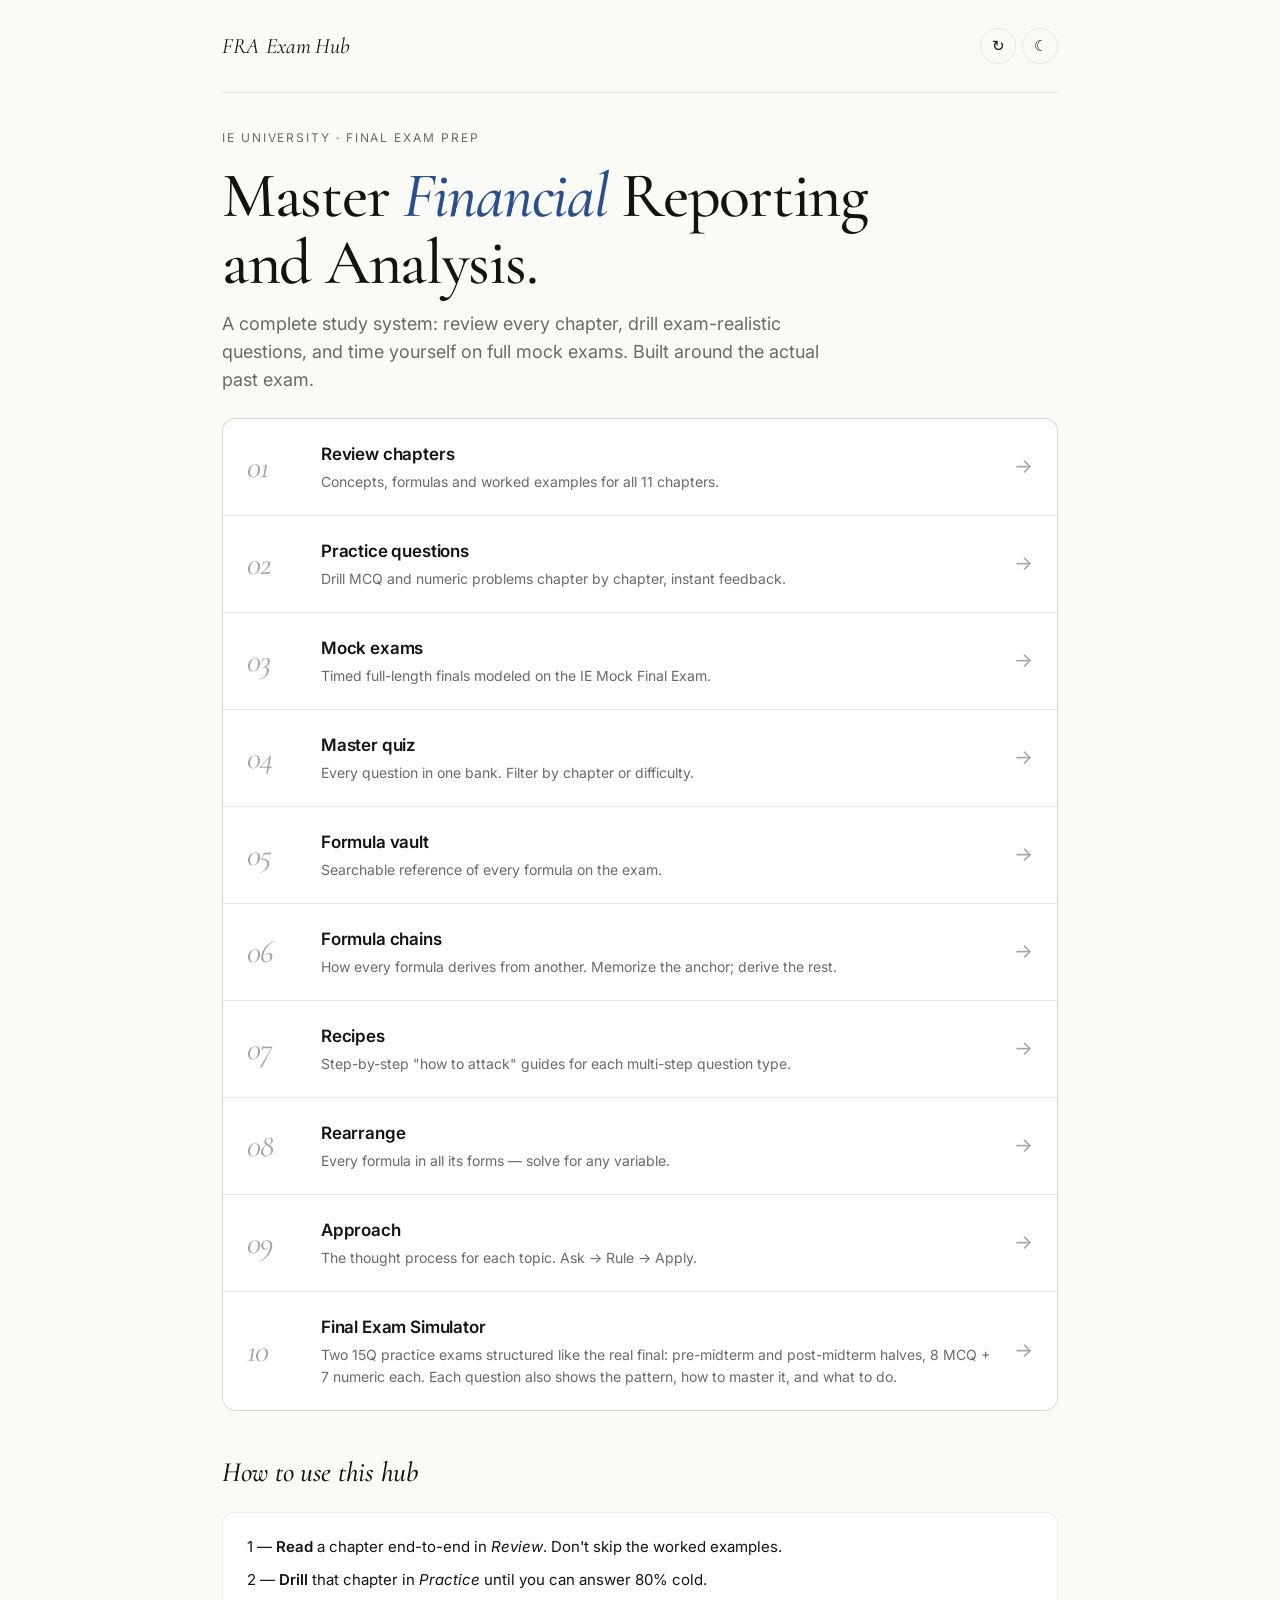
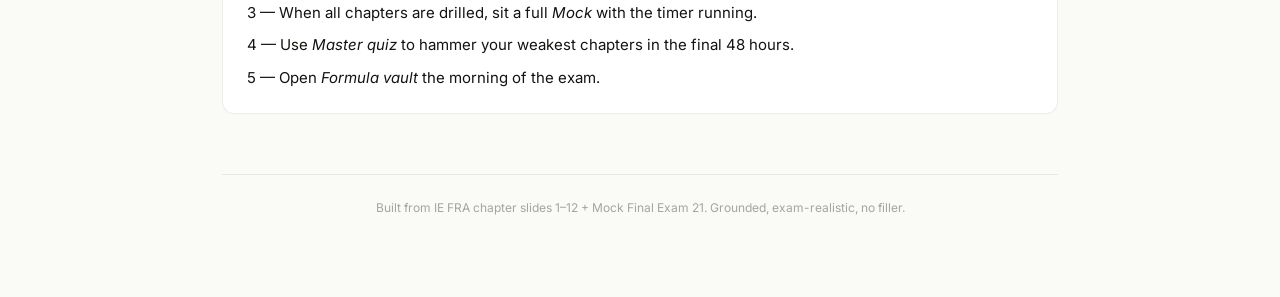
<file: index.html>
<!DOCTYPE html>
<html lang="en" data-theme="light">
<head>
  <meta charset="UTF-8">
  <meta name="viewport" content="width=device-width, initial-scale=1.0">
  <title>FRA Exam Hub — Financial Reporting & Analysis</title>
  <link rel="preconnect" href="https://fonts.googleapis.com">
  <link rel="preconnect" href="https://fonts.gstatic.com" crossorigin>
  <link href="https://fonts.googleapis.com/css2?family=Cormorant+Garamond:ital,wght@0,400;0,500;1,400;1,500&family=Inter:wght@400;500;600&family=JetBrains+Mono:wght@400;500&display=swap" rel="stylesheet">
  <link rel="stylesheet" href="css/style.css">
</head>
<body>
  <div class="wrap">
    <header class="topbar">
      <div class="brand"><a href="index.html">FRA <em>Exam Hub</em></a></div>
      <div class="topbar-actions">
        <button class="icon-btn" id="reset-btn" title="Reset progress">↻</button>
        <button class="icon-btn" id="theme-toggle" title="Toggle dark mode">☾</button>
      </div>
    </header>

    <div class="eyebrow">IE University · Final Exam Prep</div>
    <h1 class="display">Master <em>Financial</em> Reporting<br>and Analysis.</h1>
    <p class="lede">A complete study system: review every chapter, drill exam-realistic questions, and time yourself on full mock exams. Built around the actual past exam.</p>

    <div class="modes">
      <a class="mode" href="chapters.html">
        <div class="mode-num">01</div>
        <div class="mode-body">
          <h3>Review chapters</h3>
          <p>Concepts, formulas and worked examples for all 11 chapters.</p>
        </div>
        <div class="mode-arrow">→</div>
      </a>
      <a class="mode" href="practice.html">
        <div class="mode-num">02</div>
        <div class="mode-body">
          <h3>Practice questions</h3>
          <p>Drill MCQ and numeric problems chapter by chapter, instant feedback.</p>
        </div>
        <div class="mode-arrow">→</div>
      </a>
      <a class="mode" href="mocks.html">
        <div class="mode-num">03</div>
        <div class="mode-body">
          <h3>Mock exams</h3>
          <p>Timed full-length finals modeled on the IE Mock Final Exam.</p>
        </div>
        <div class="mode-arrow">→</div>
      </a>
      <a class="mode" href="master.html">
        <div class="mode-num">04</div>
        <div class="mode-body">
          <h3>Master quiz</h3>
          <p>Every question in one bank. Filter by chapter or difficulty.</p>
        </div>
        <div class="mode-arrow">→</div>
      </a>
      <a class="mode" href="vault.html">
        <div class="mode-num">05</div>
        <div class="mode-body">
          <h3>Formula vault</h3>
          <p>Searchable reference of every formula on the exam.</p>
        </div>
        <div class="mode-arrow">→</div>
      </a>
      <a class="mode" href="chains.html">
        <div class="mode-num">06</div>
        <div class="mode-body">
          <h3>Formula chains</h3>
          <p>How every formula derives from another. Memorize the anchor; derive the rest.</p>
        </div>
        <div class="mode-arrow">→</div>
      </a>
      <a class="mode" href="recipes.html">
        <div class="mode-num">07</div>
        <div class="mode-body">
          <h3>Recipes</h3>
          <p>Step-by-step "how to attack" guides for each multi-step question type.</p>
        </div>
        <div class="mode-arrow">→</div>
      </a>
      <a class="mode" href="rearrange.html">
        <div class="mode-num">08</div>
        <div class="mode-body">
          <h3>Rearrange</h3>
          <p>Every formula in all its forms — solve for any variable.</p>
        </div>
        <div class="mode-arrow">→</div>
      </a>
      <a class="mode" href="approach.html">
        <div class="mode-num">09</div>
        <div class="mode-body">
          <h3>Approach</h3>
          <p>The thought process for each topic. Ask → Rule → Apply.</p>
        </div>
        <div class="mode-arrow">→</div>
      </a>
      <a class="mode" href="exam-sim.html">
        <div class="mode-num">10</div>
        <div class="mode-body">
          <h3>Final Exam Simulator</h3>
          <p>Two 15Q practice exams structured like the real final: pre-midterm and post-midterm halves, 8 MCQ + 7 numeric each. Each question also shows the pattern, how to master it, and what to do.</p>
        </div>
        <div class="mode-arrow">→</div>
      </a>
    </div>

    <h2 class="section">How to use this hub</h2>
    <div class="section-block">
      <p>1 — <strong>Read</strong> a chapter end-to-end in <em>Review</em>. Don't skip the worked examples.</p>
      <p style="margin-top:8px">2 — <strong>Drill</strong> that chapter in <em>Practice</em> until you can answer 80% cold.</p>
      <p style="margin-top:8px">3 — When all chapters are drilled, sit a full <em>Mock</em> with the timer running.</p>
      <p style="margin-top:8px">4 — Use <em>Master quiz</em> to hammer your weakest chapters in the final 48 hours.</p>
      <p style="margin-top:8px">5 — Open <em>Formula vault</em> the morning of the exam.</p>
    </div>

    <div id="progress-summary"></div>

    <p class="footnote">Built from IE FRA chapter slides 1–12 + Mock Final Exam 21. Grounded, exam-realistic, no filler.</p>
  </div>
  <script src="js/data.js"></script>
  <script src="js/app.js"></script>
  <script>renderProgressSummary();</script>
</body>
</html>
</file>
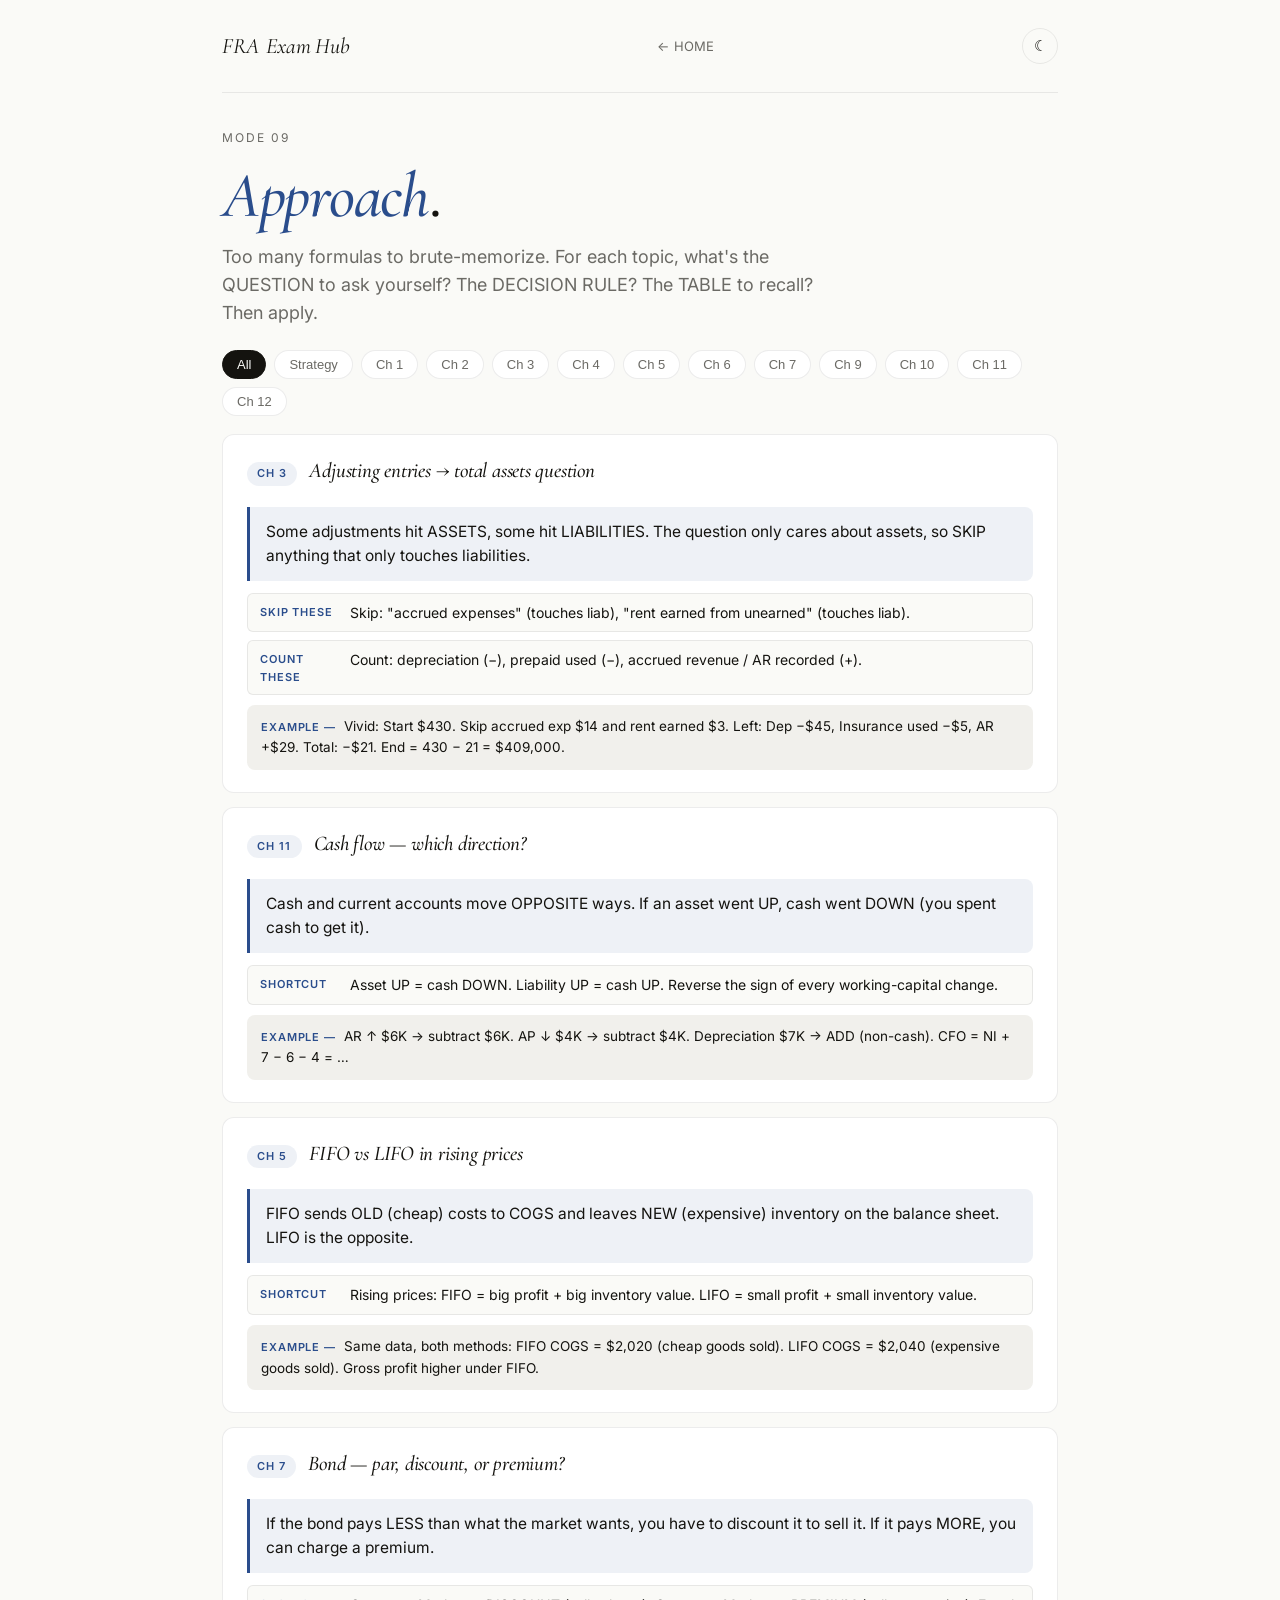
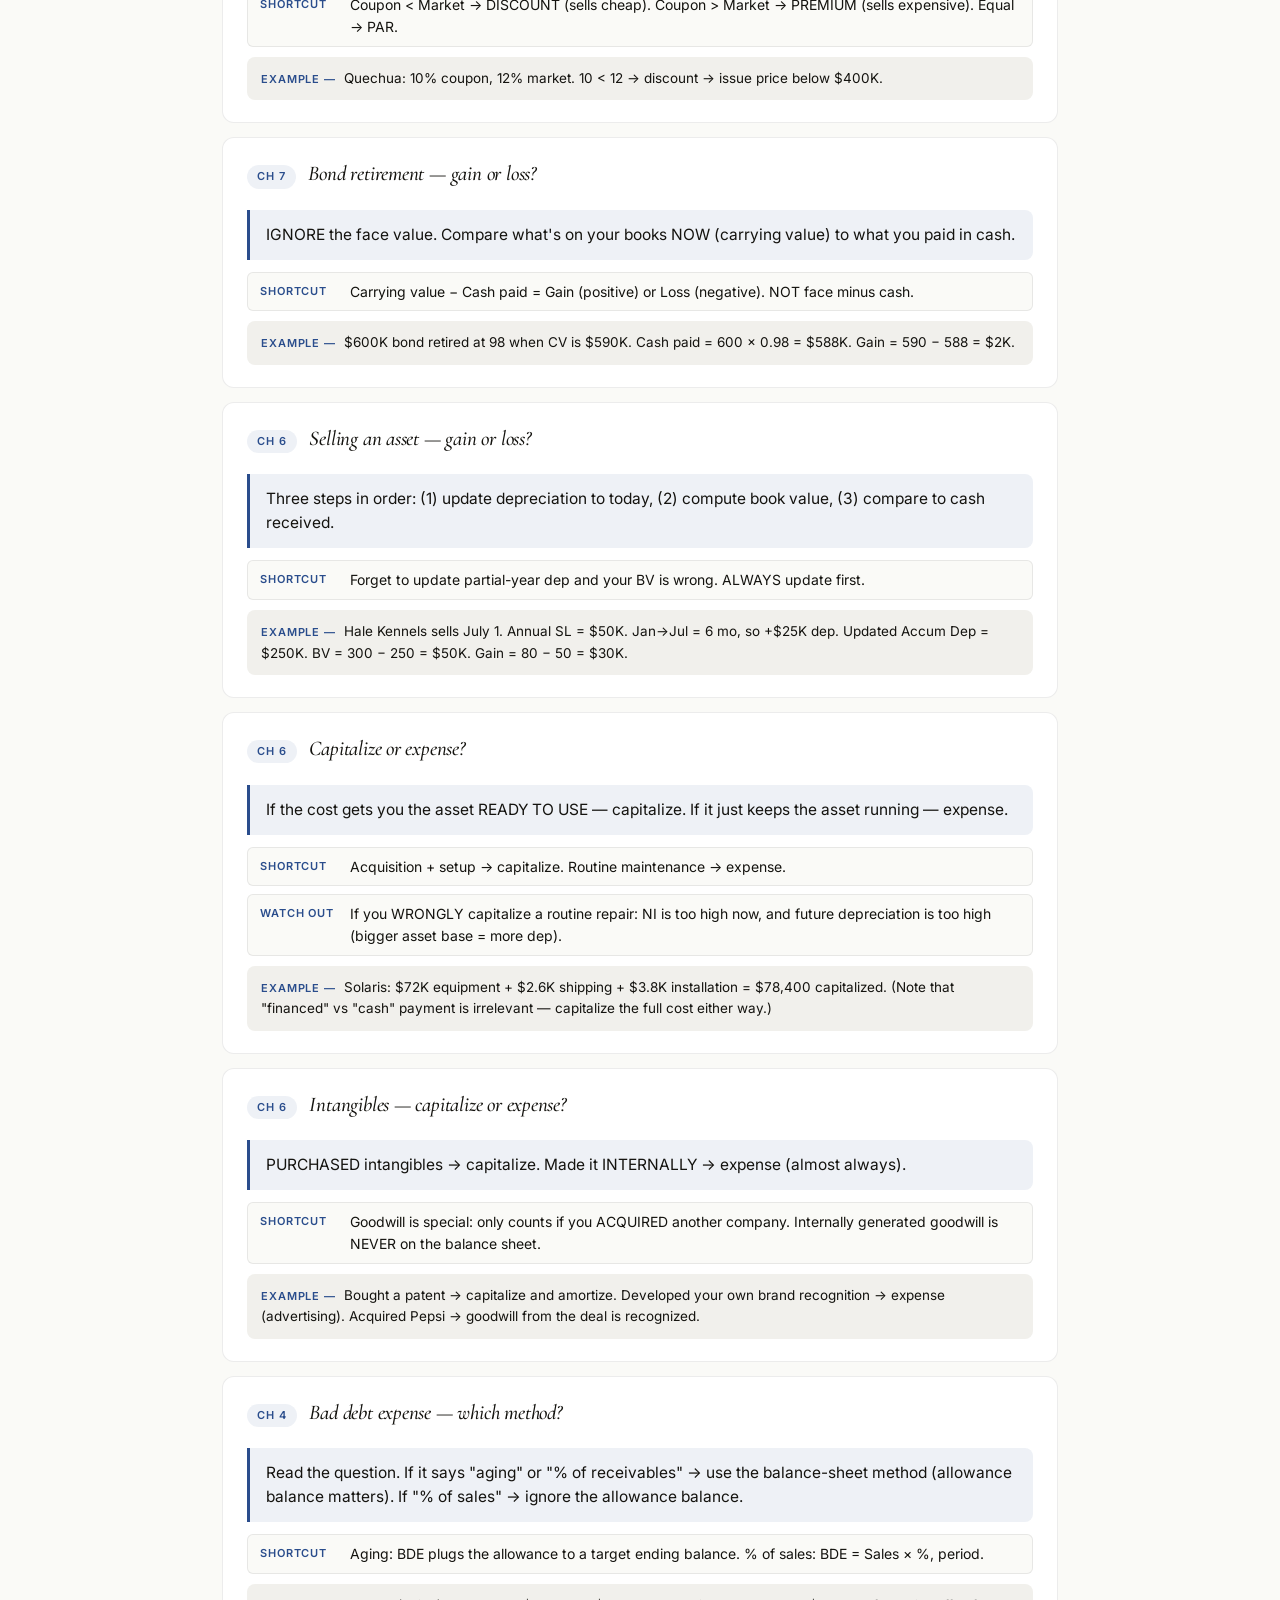
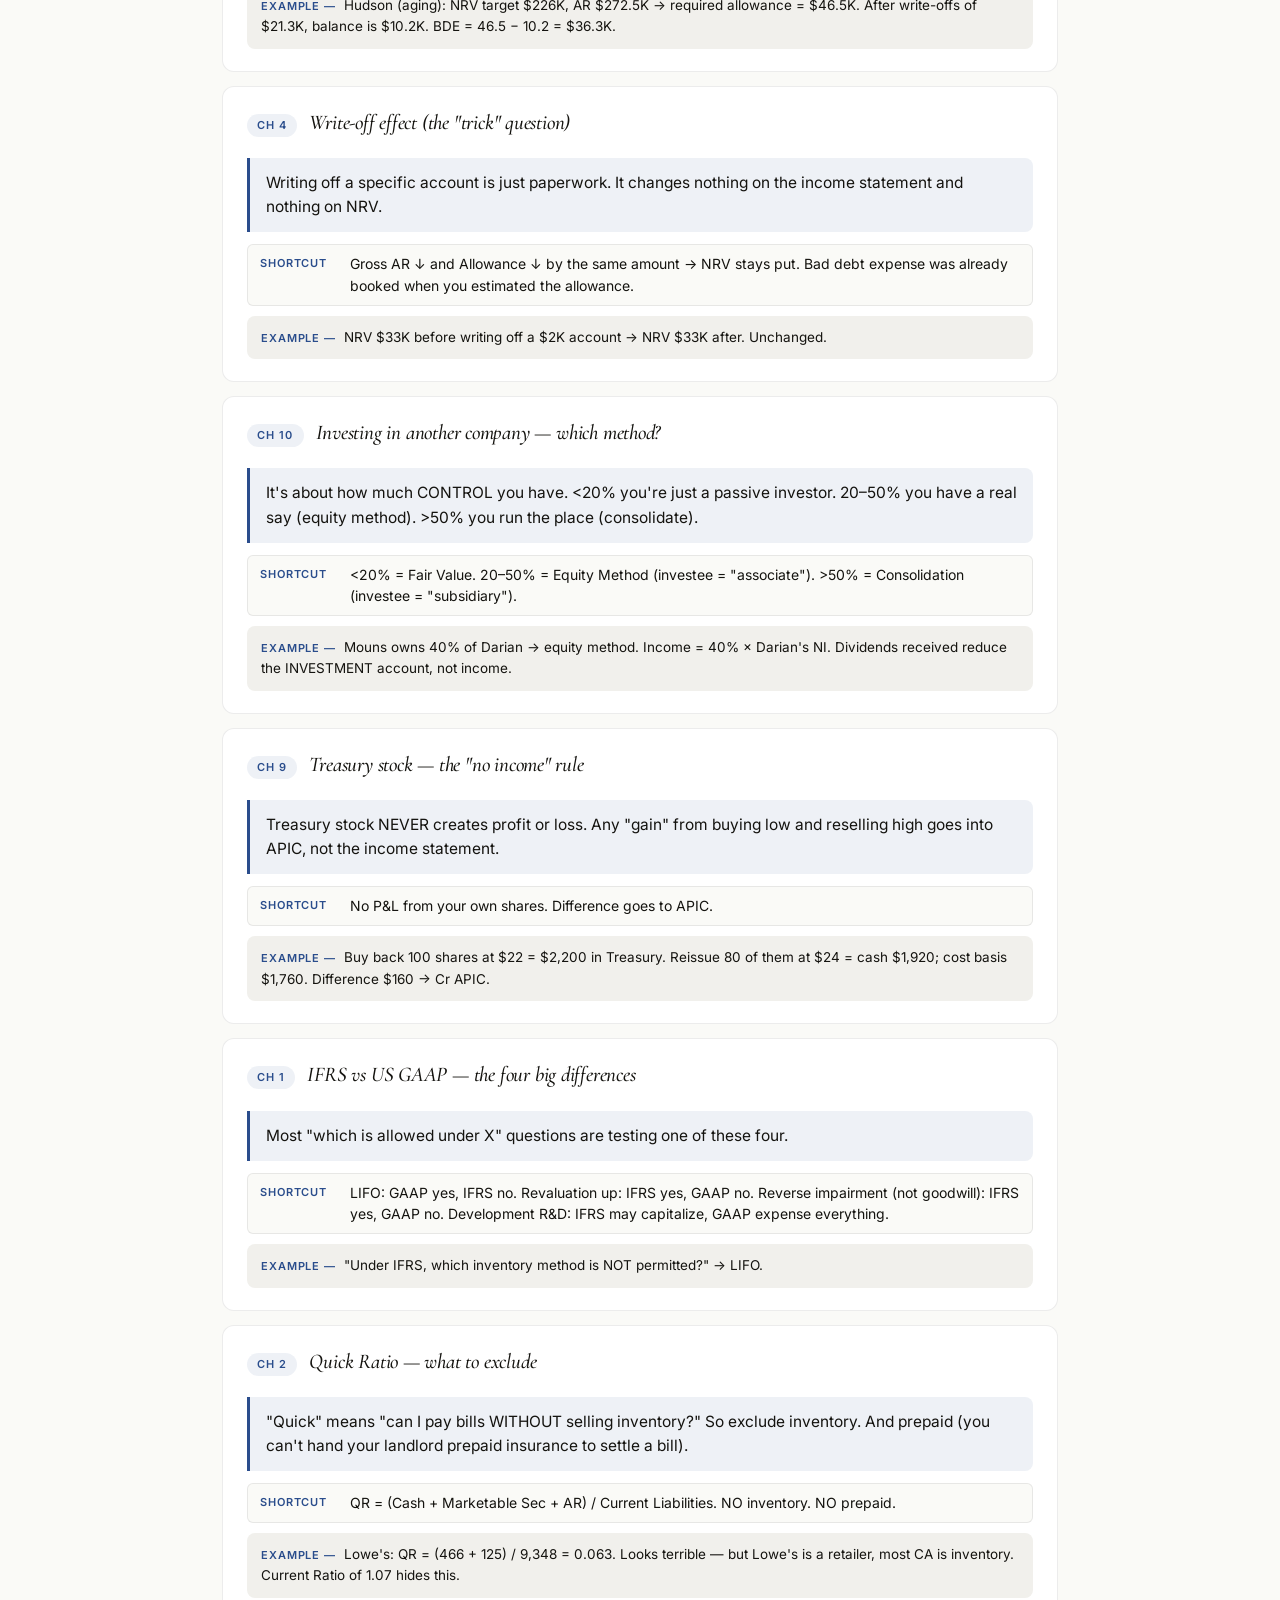
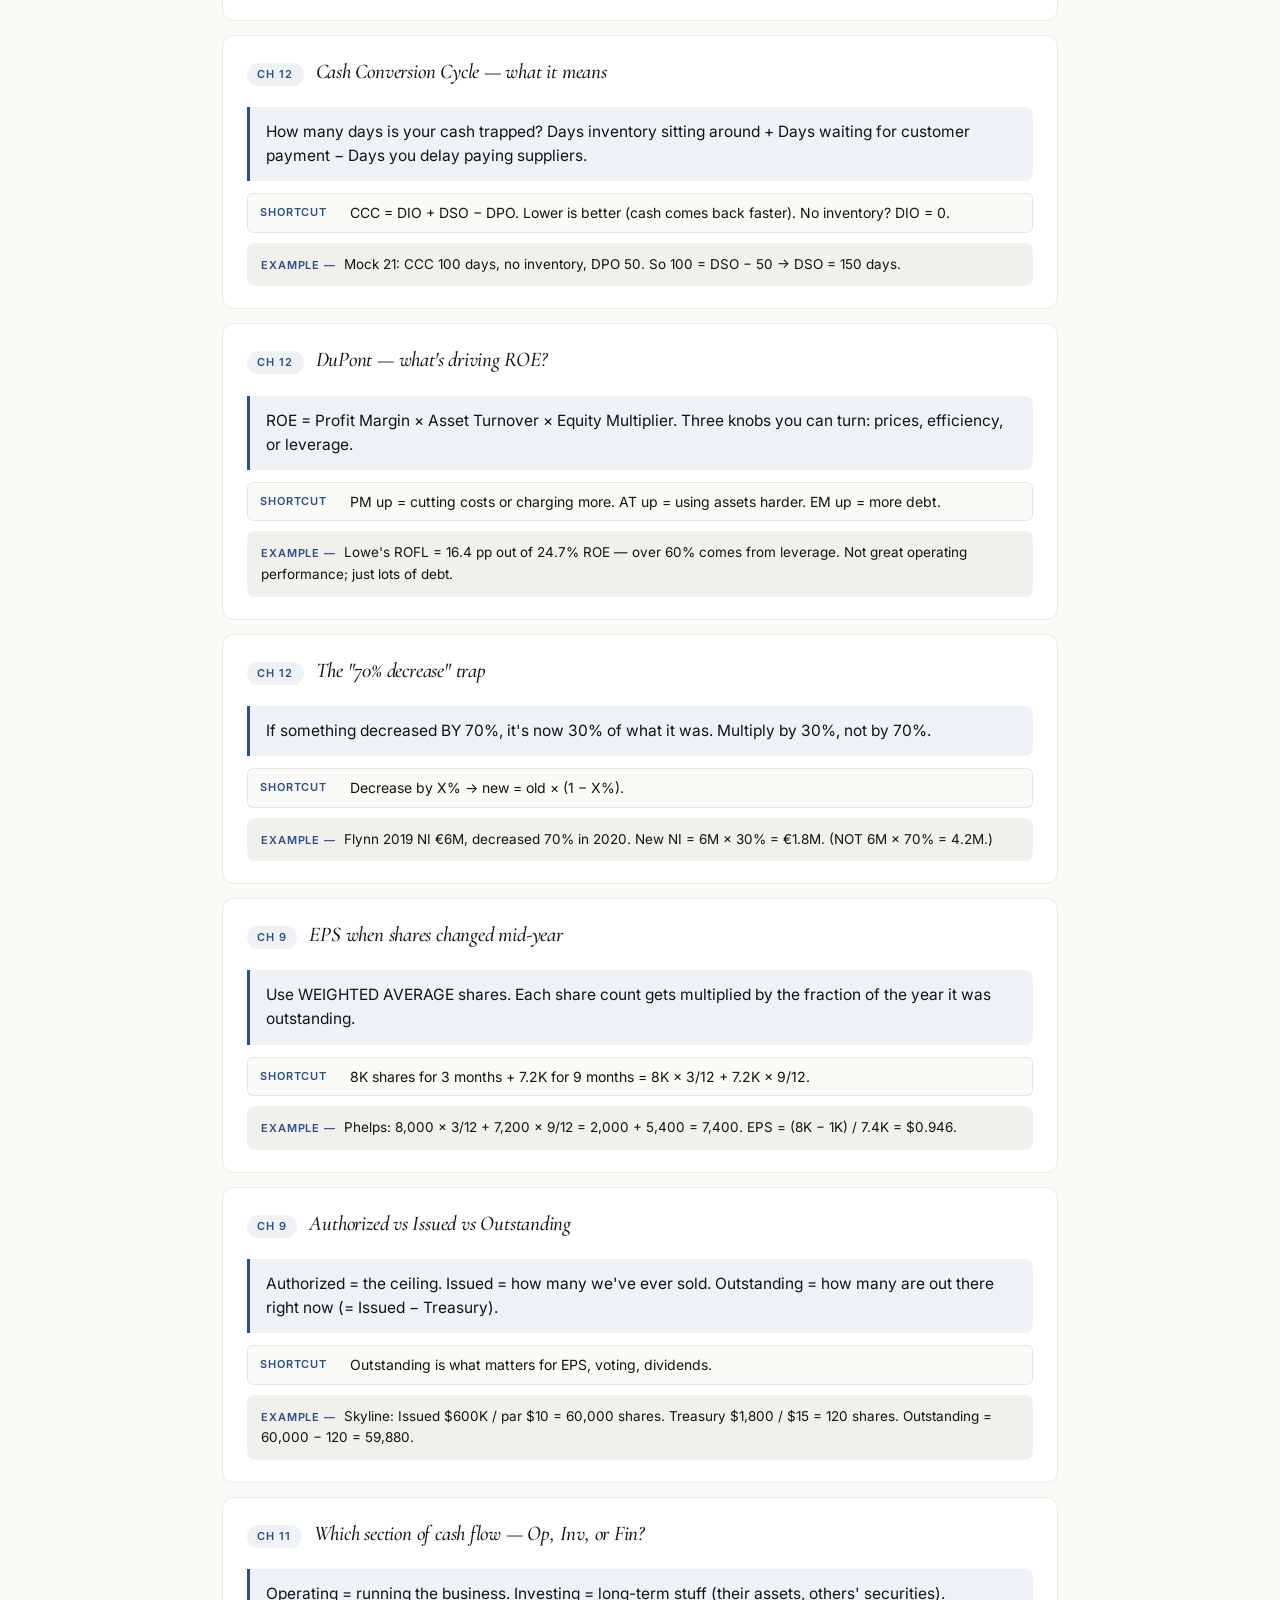
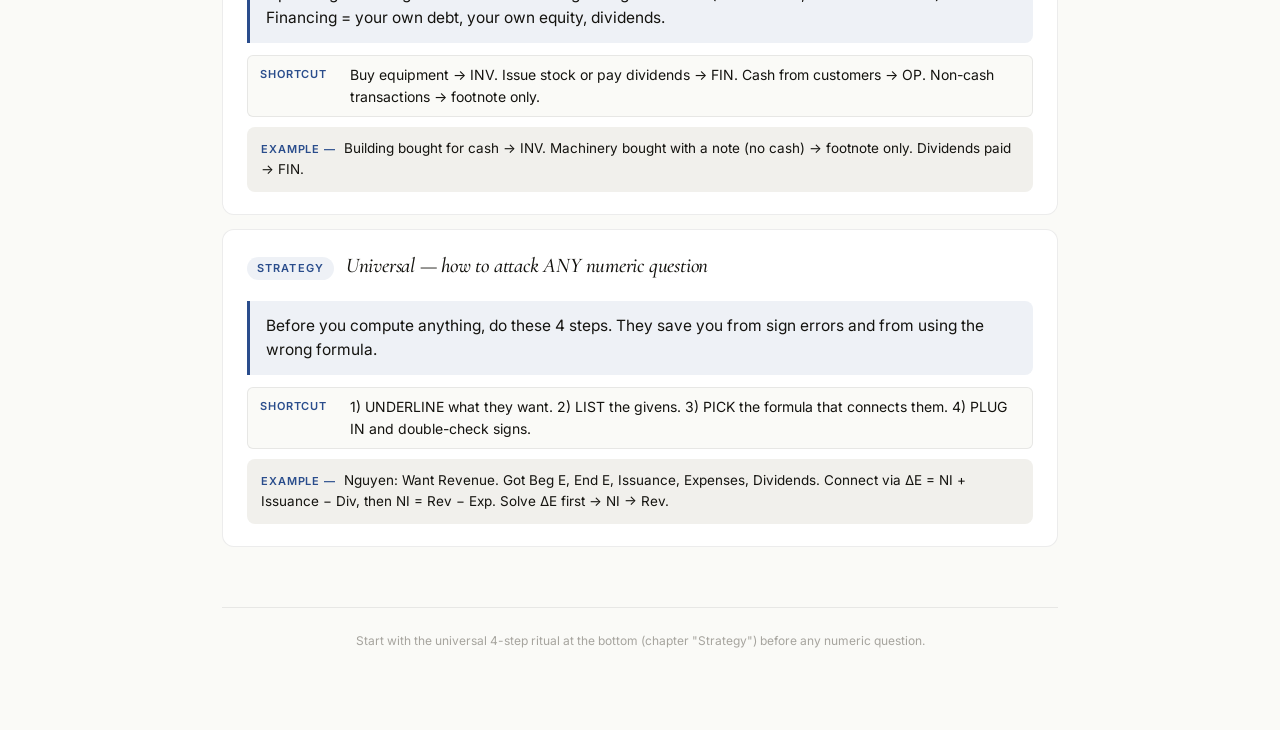
<file: approach.html>
<!DOCTYPE html>
<html lang="en" data-theme="light">
<head>
  <meta charset="UTF-8">
  <meta name="viewport" content="width=device-width, initial-scale=1.0">
  <title>Approach — FRA Exam Hub</title>
  <link rel="preconnect" href="https://fonts.googleapis.com">
  <link rel="preconnect" href="https://fonts.gstatic.com" crossorigin>
  <link href="https://fonts.googleapis.com/css2?family=Cormorant+Garamond:ital,wght@0,400;0,500;1,400;1,500&family=Inter:wght@400;500;600&family=JetBrains+Mono:wght@400;500&display=swap" rel="stylesheet">
  <link rel="stylesheet" href="css/style.css">
</head>
<body>
  <div class="wrap">
    <header class="topbar">
      <div class="brand"><a href="index.html">FRA <em>Exam Hub</em></a></div>
      <div class="crumbs"><a href="index.html">← Home</a></div>
      <div class="topbar-actions">
        <button class="icon-btn" id="theme-toggle" title="Toggle dark mode">☾</button>
      </div>
    </header>

    <div class="eyebrow">Mode 09</div>
    <h1 class="display"><em>Approach</em>.</h1>
    <p class="lede">Too many formulas to brute-memorize. For each topic, what's the QUESTION to ask yourself? The DECISION RULE? The TABLE to recall? Then apply.</p>

    <div class="filter-row" id="ch-filter"></div>

    <div id="approach-list"></div>

    <p class="footnote">Start with the universal 4-step ritual at the bottom (chapter "Strategy") before any numeric question.</p>
  </div>
  <script src="js/data.js"></script>
  <script src="js/app.js"></script>
  <script src="js/approach.js"></script>
</body>
</html>
</file>
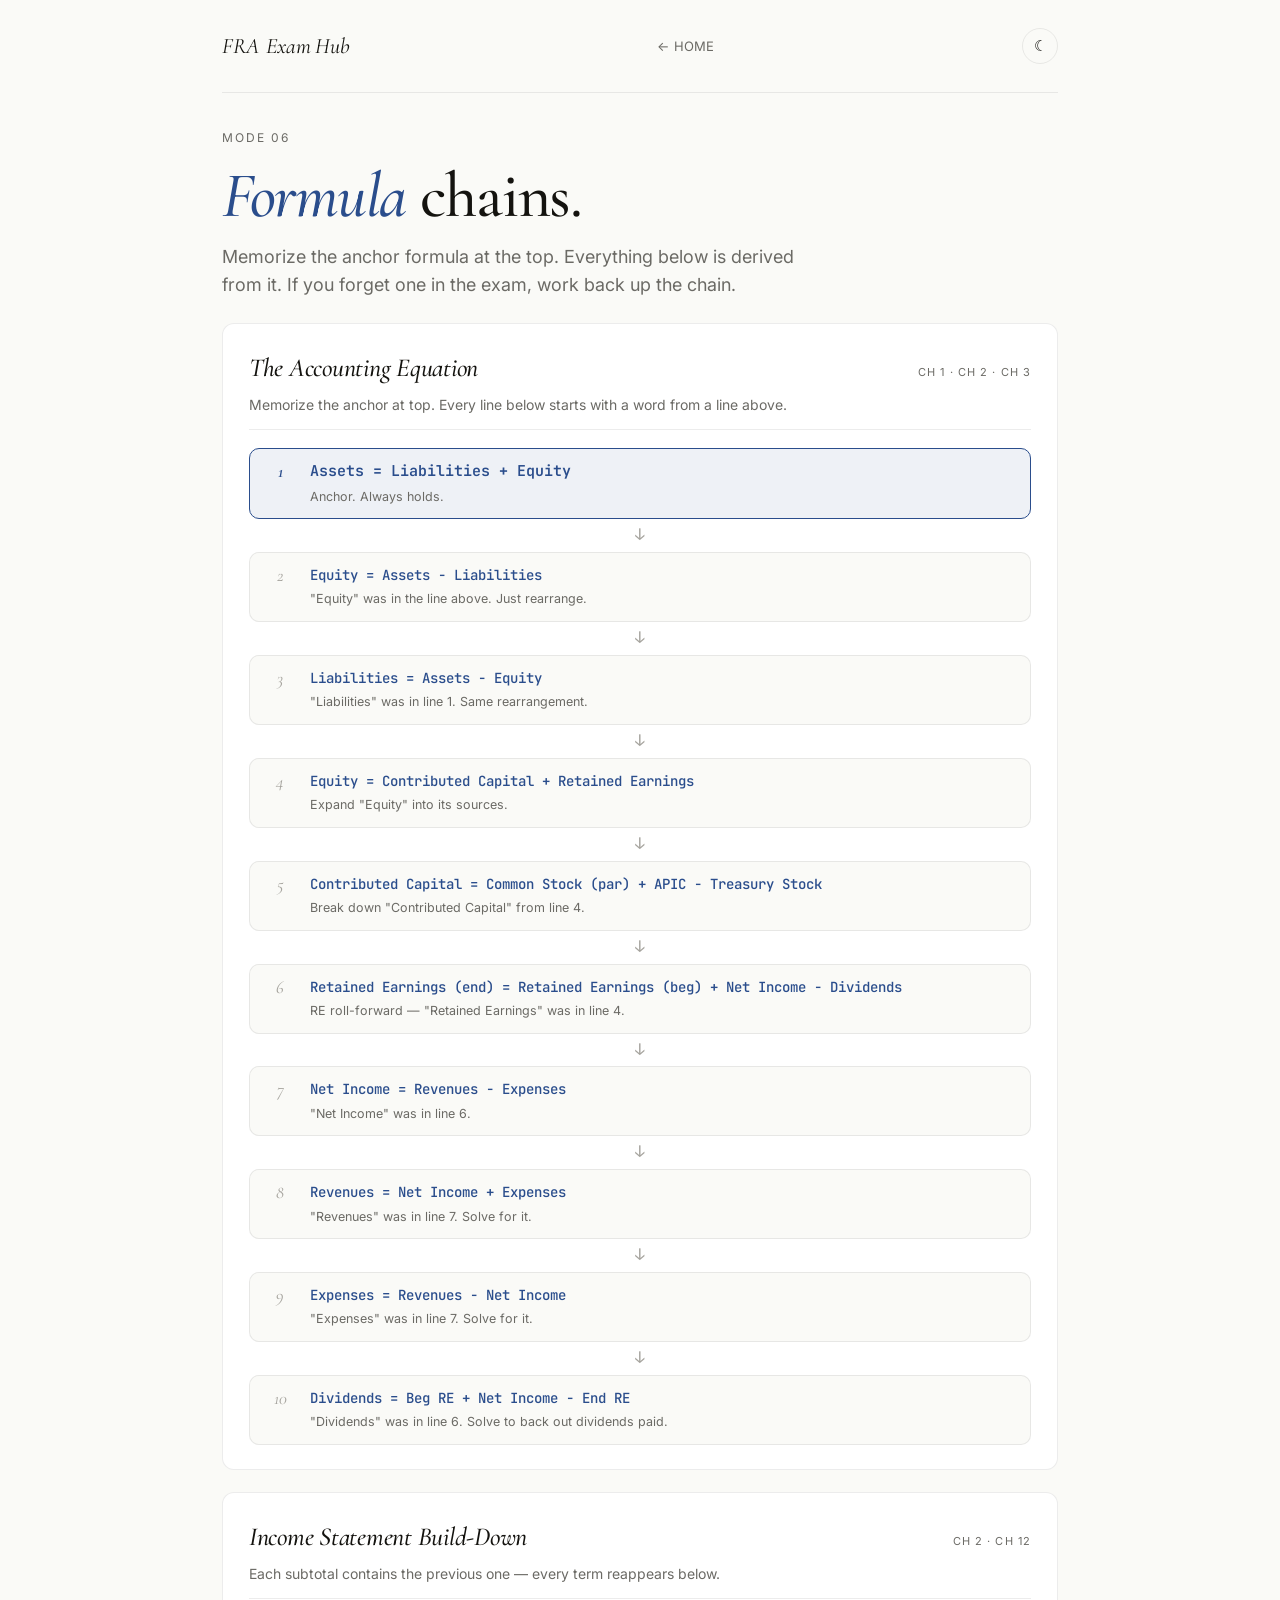
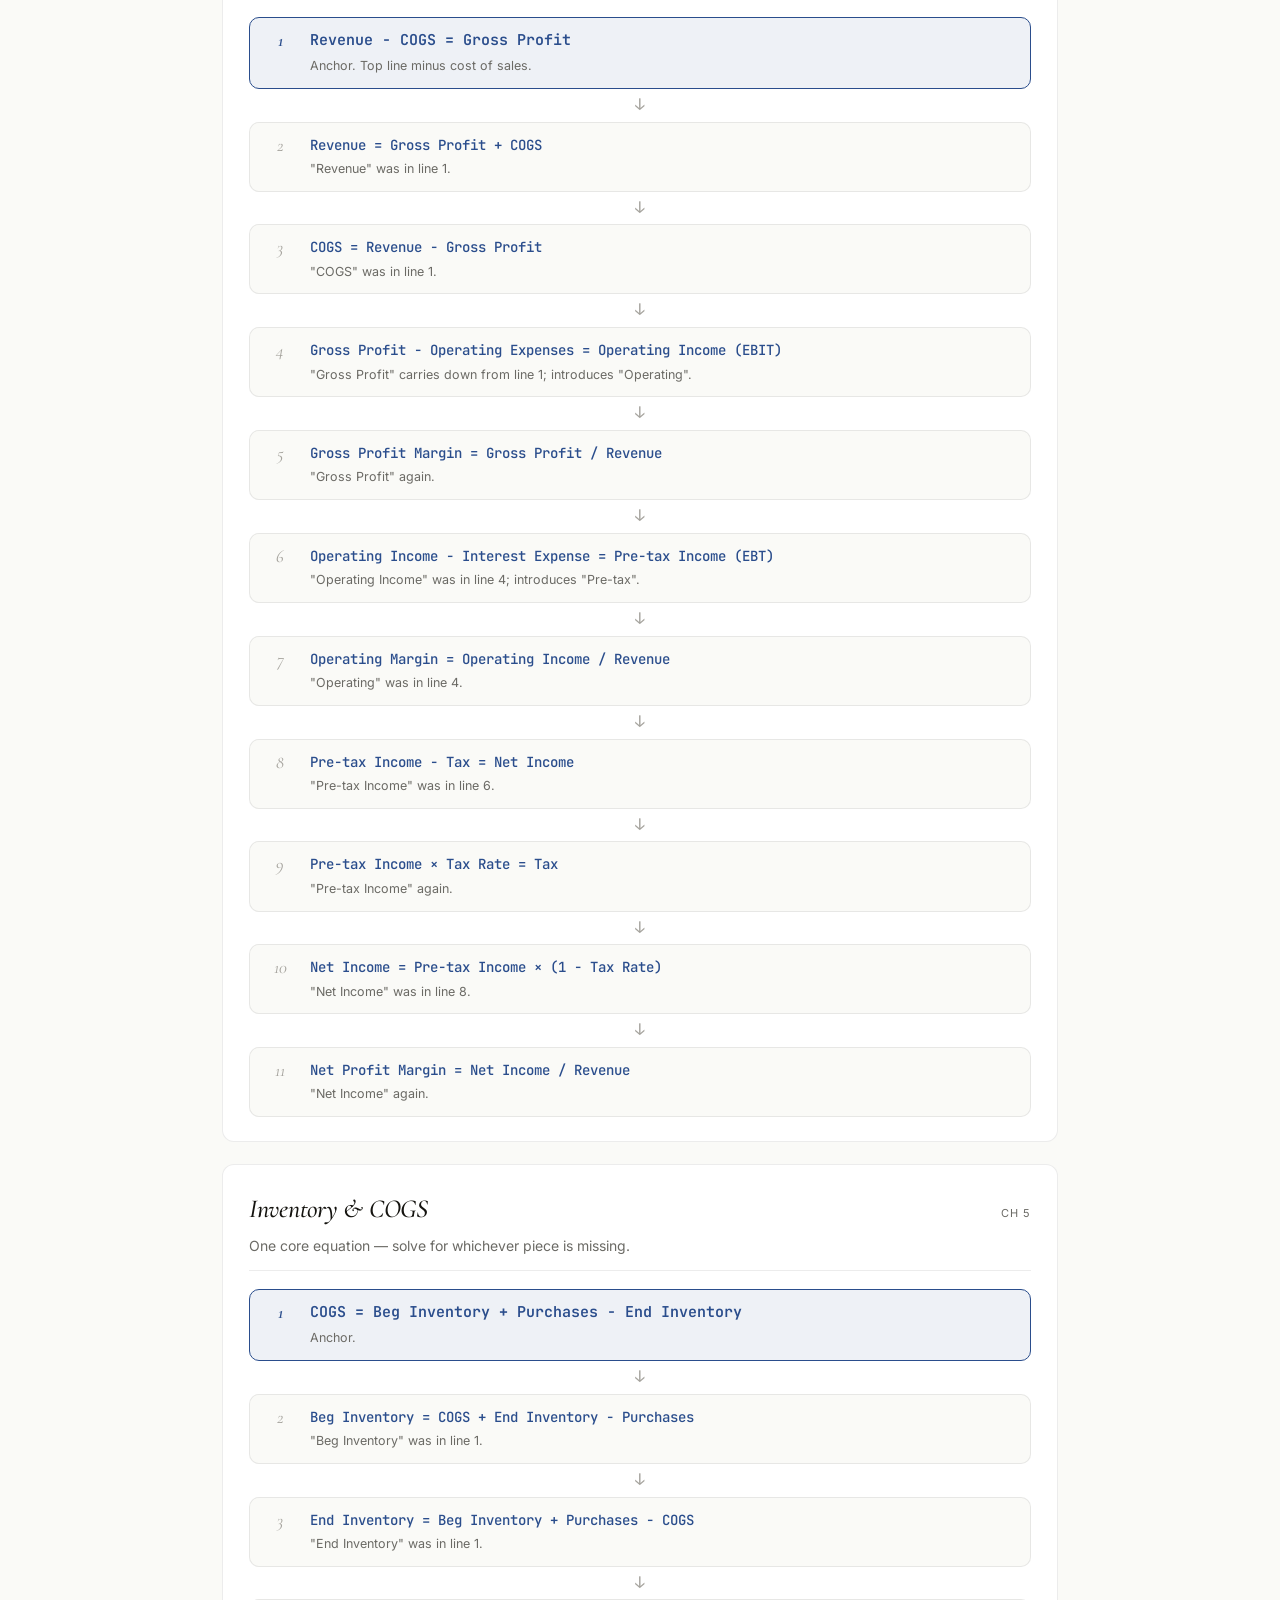
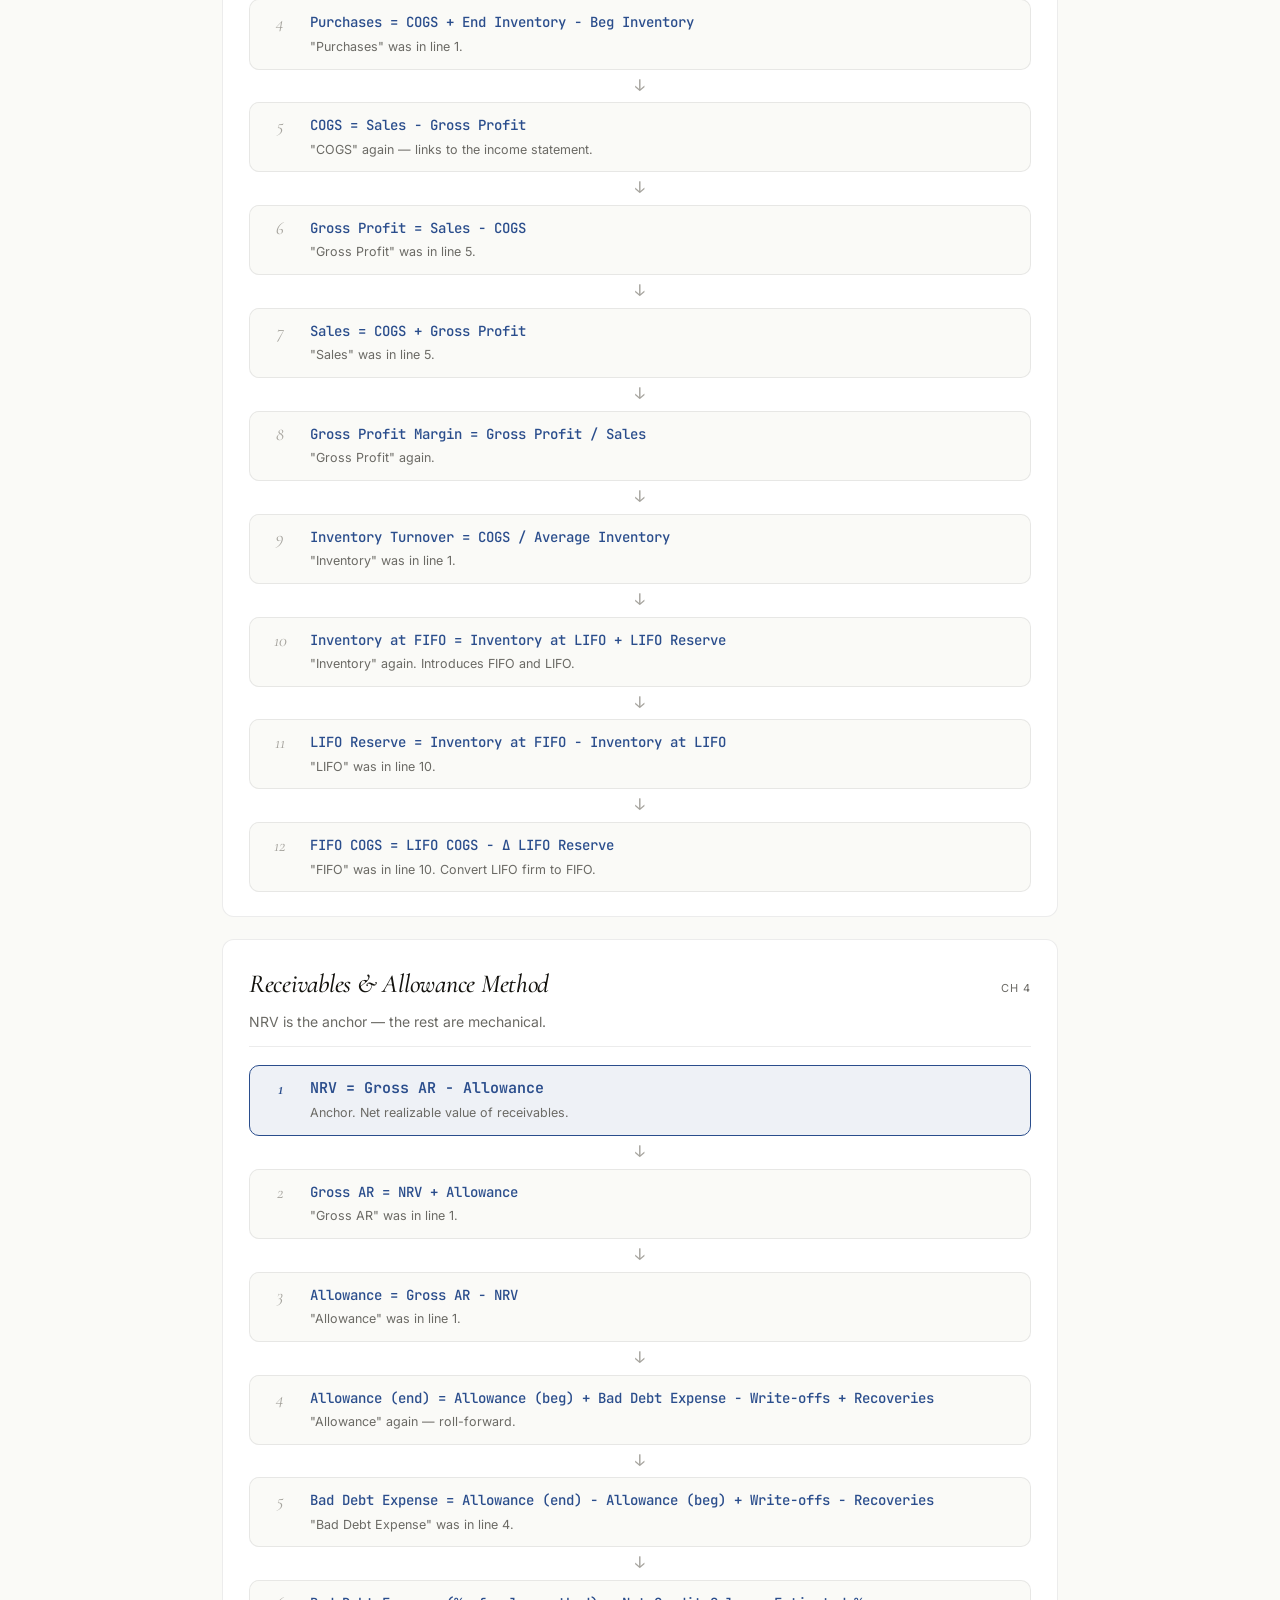
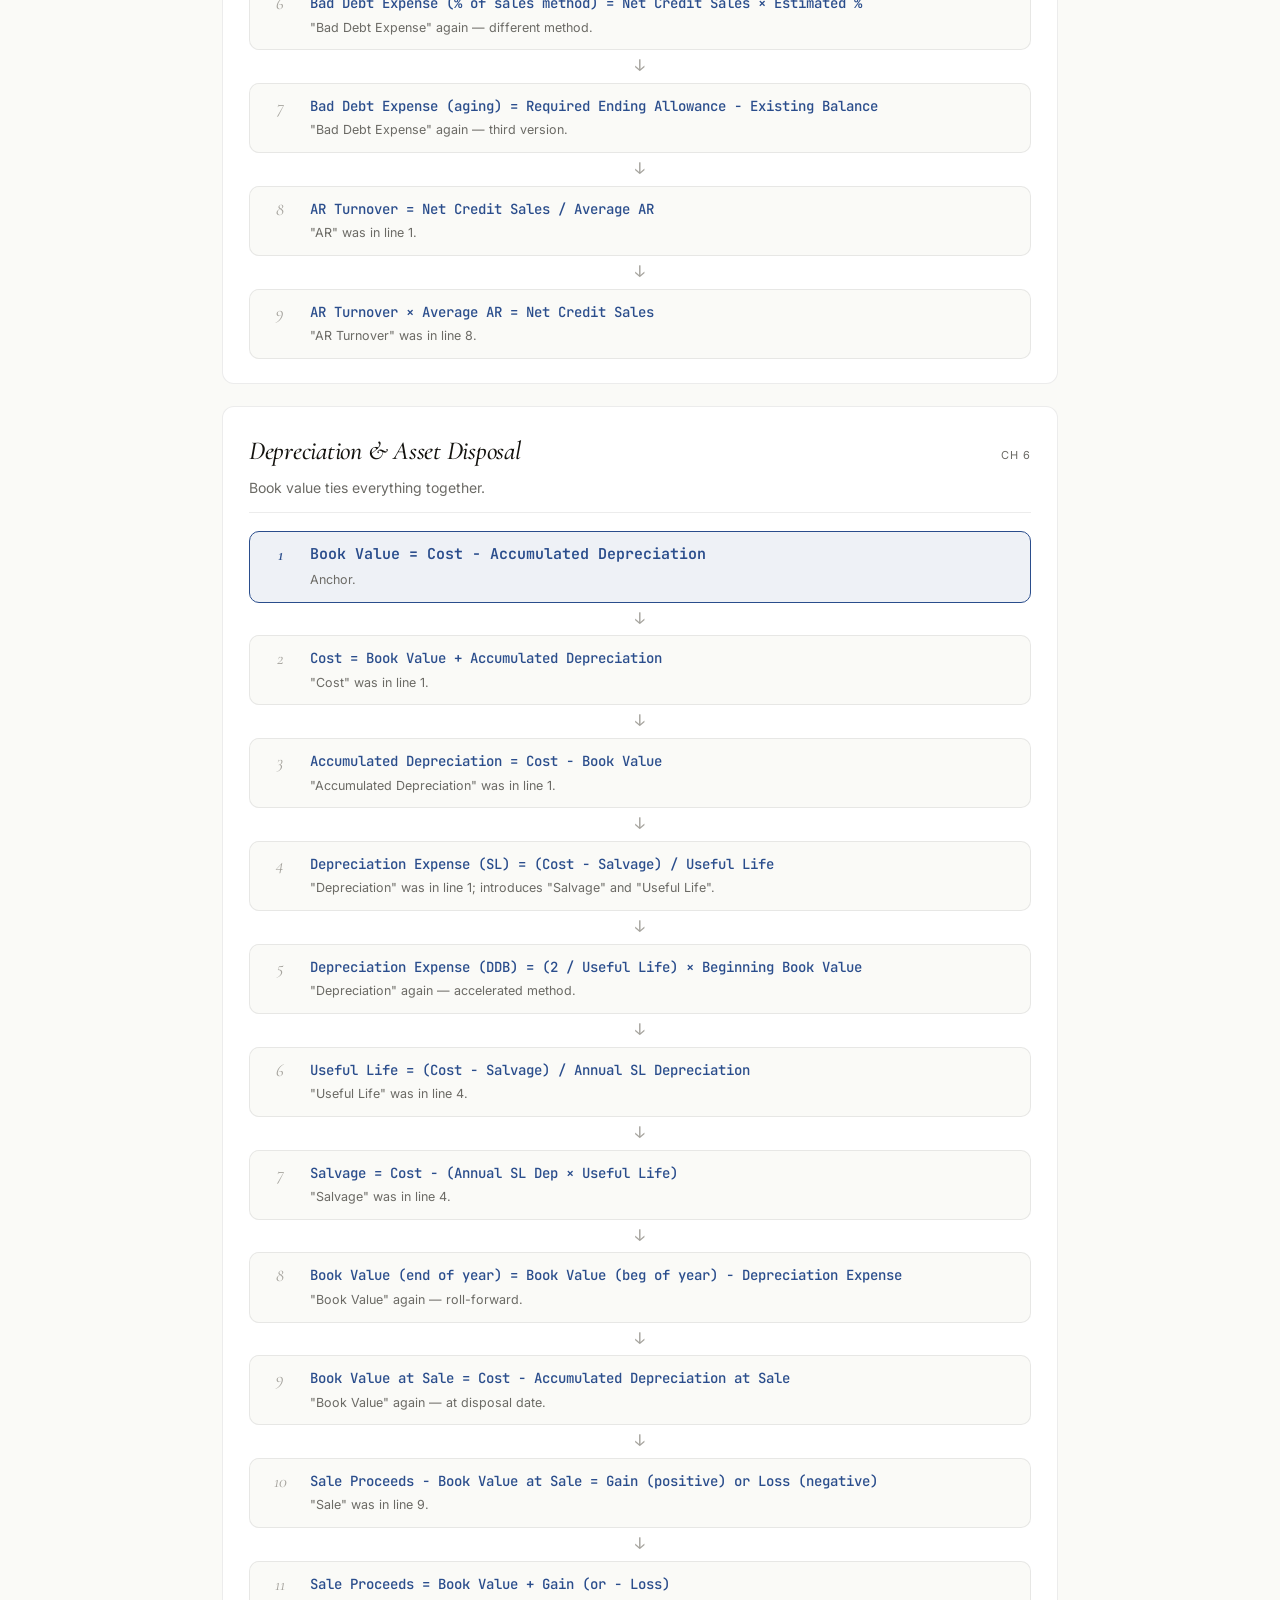
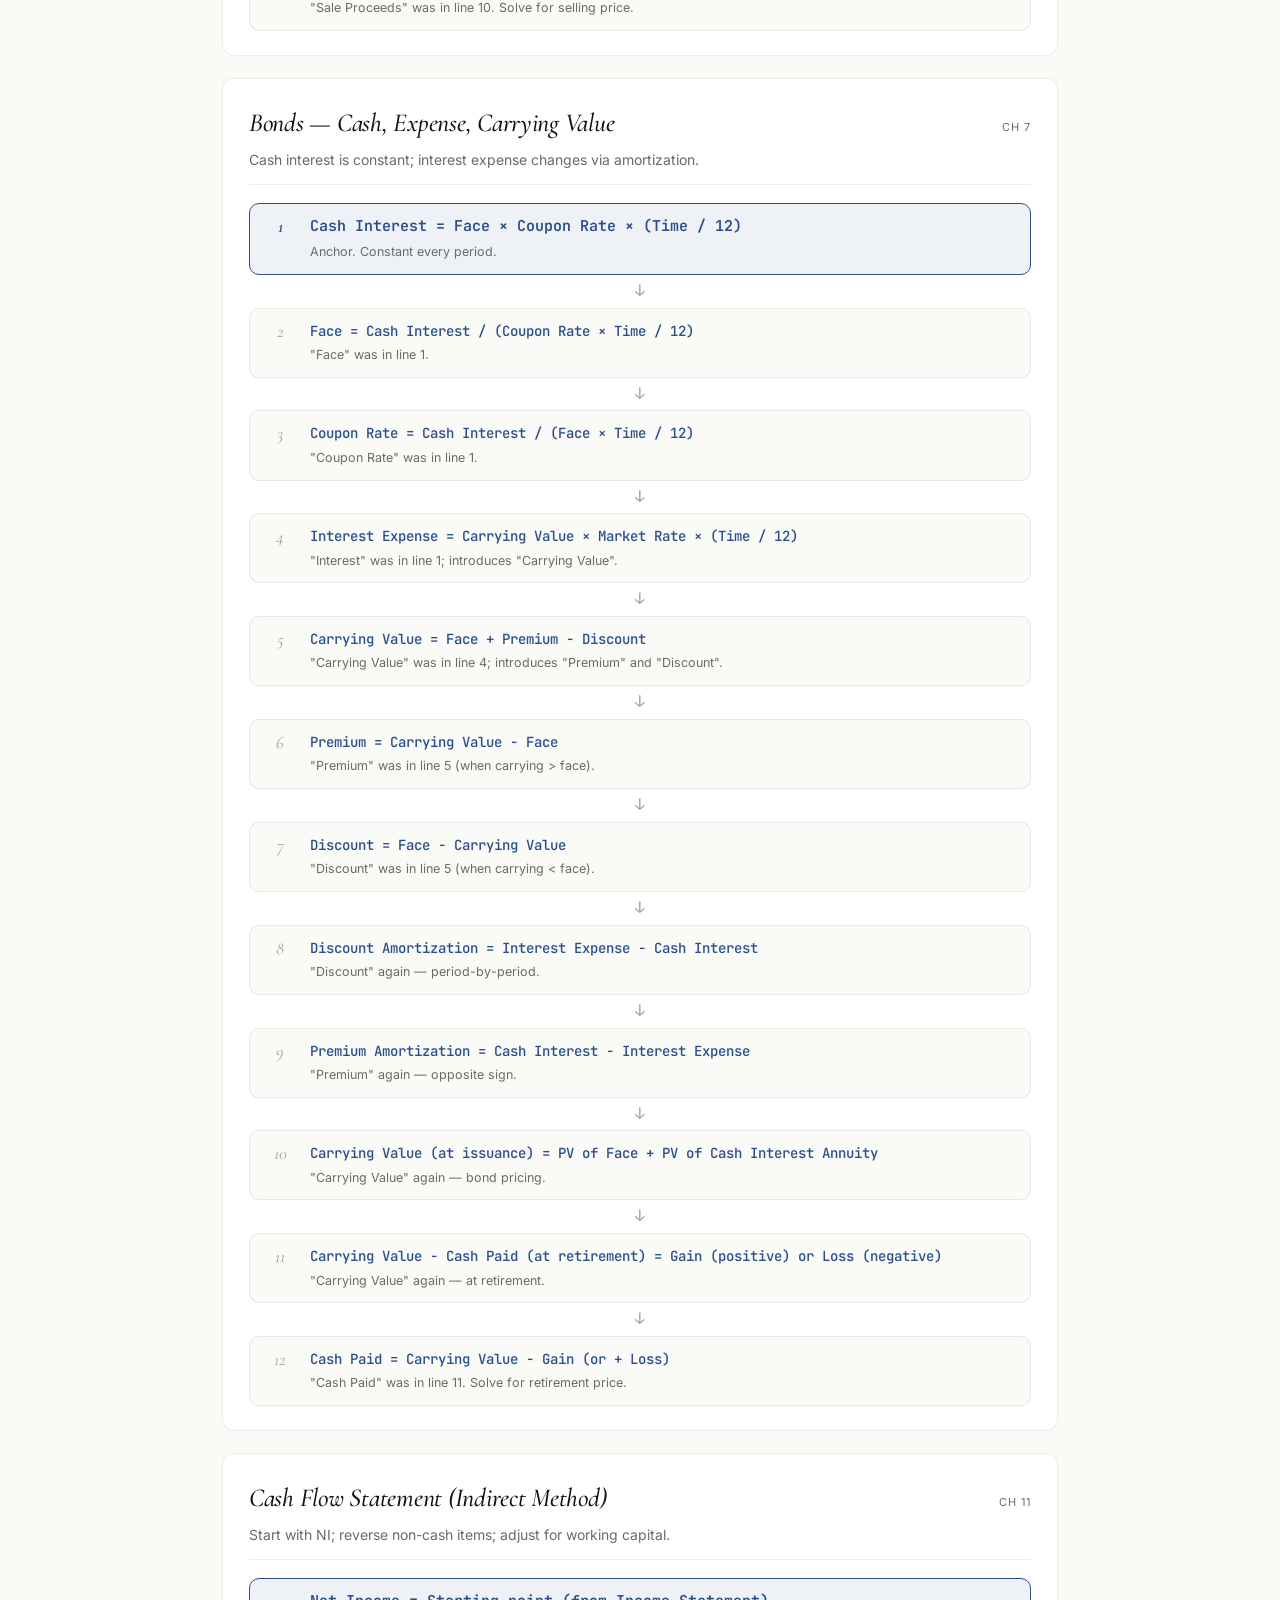
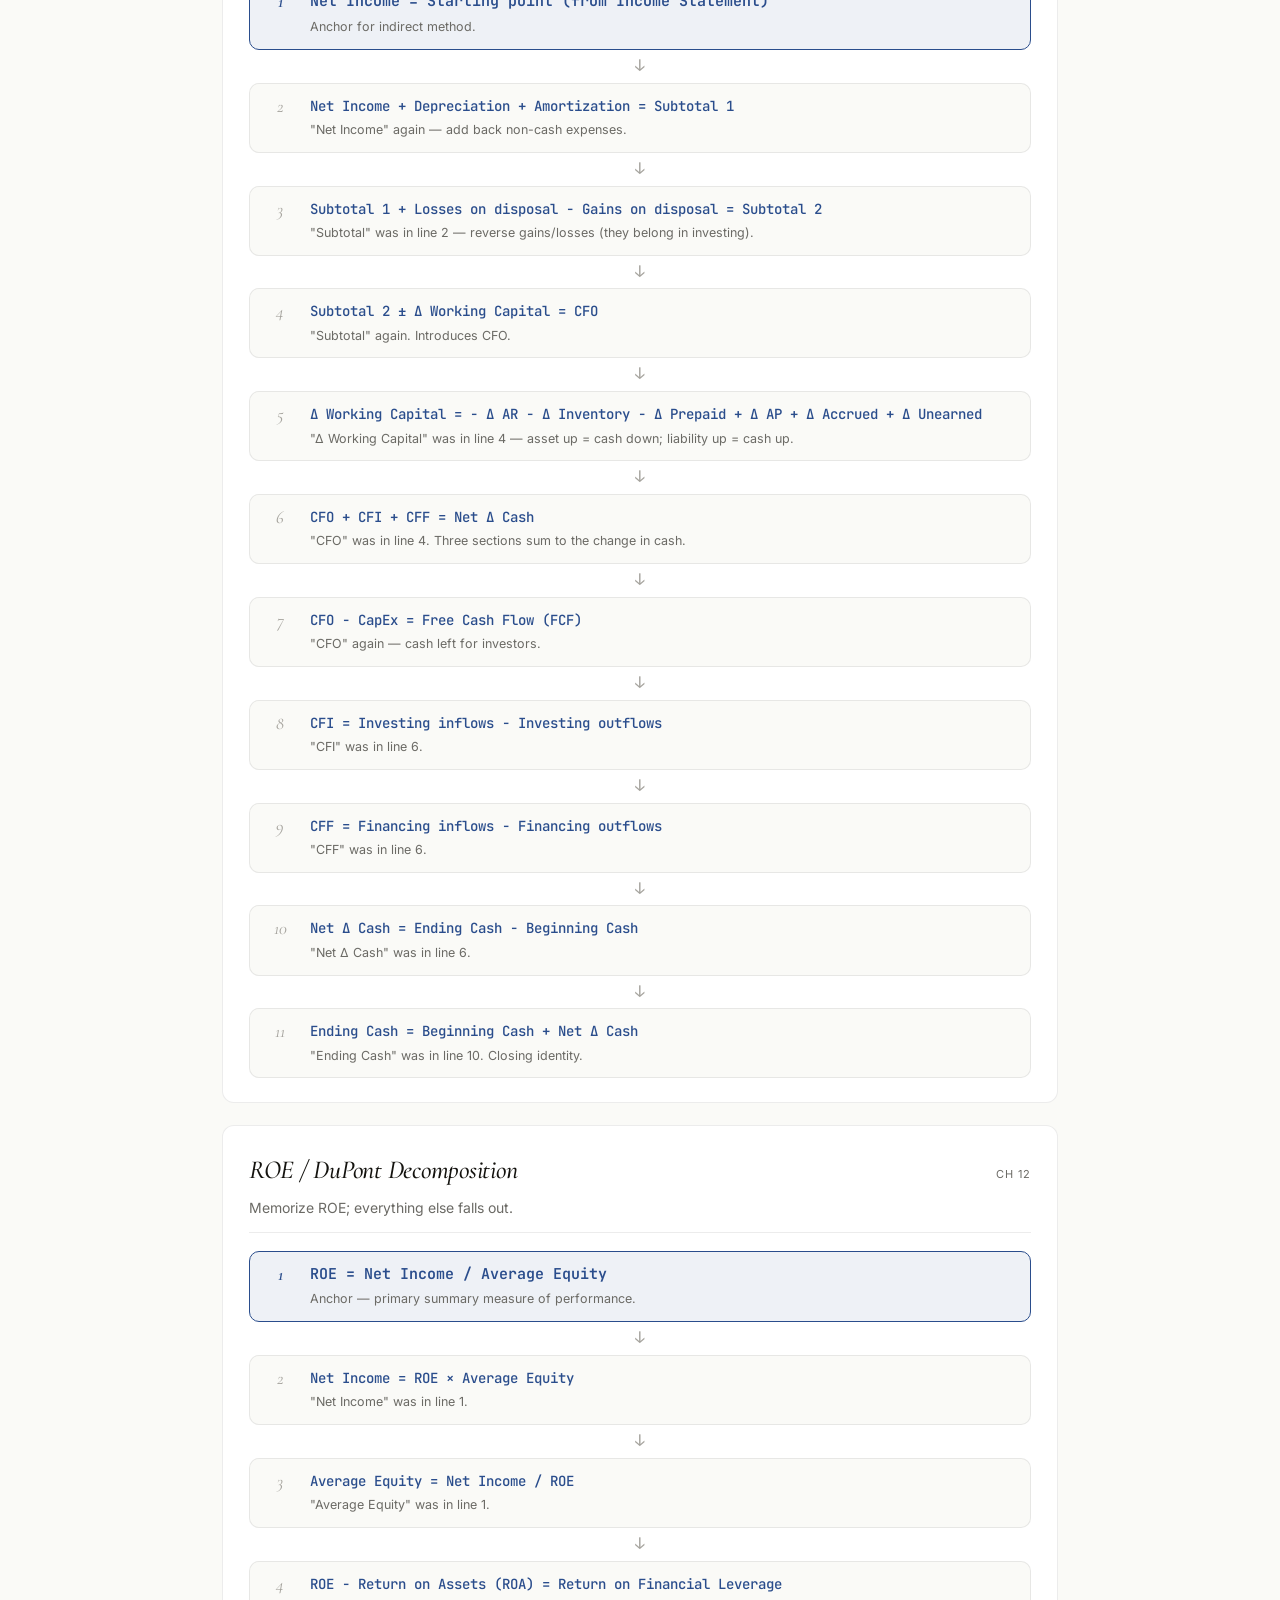
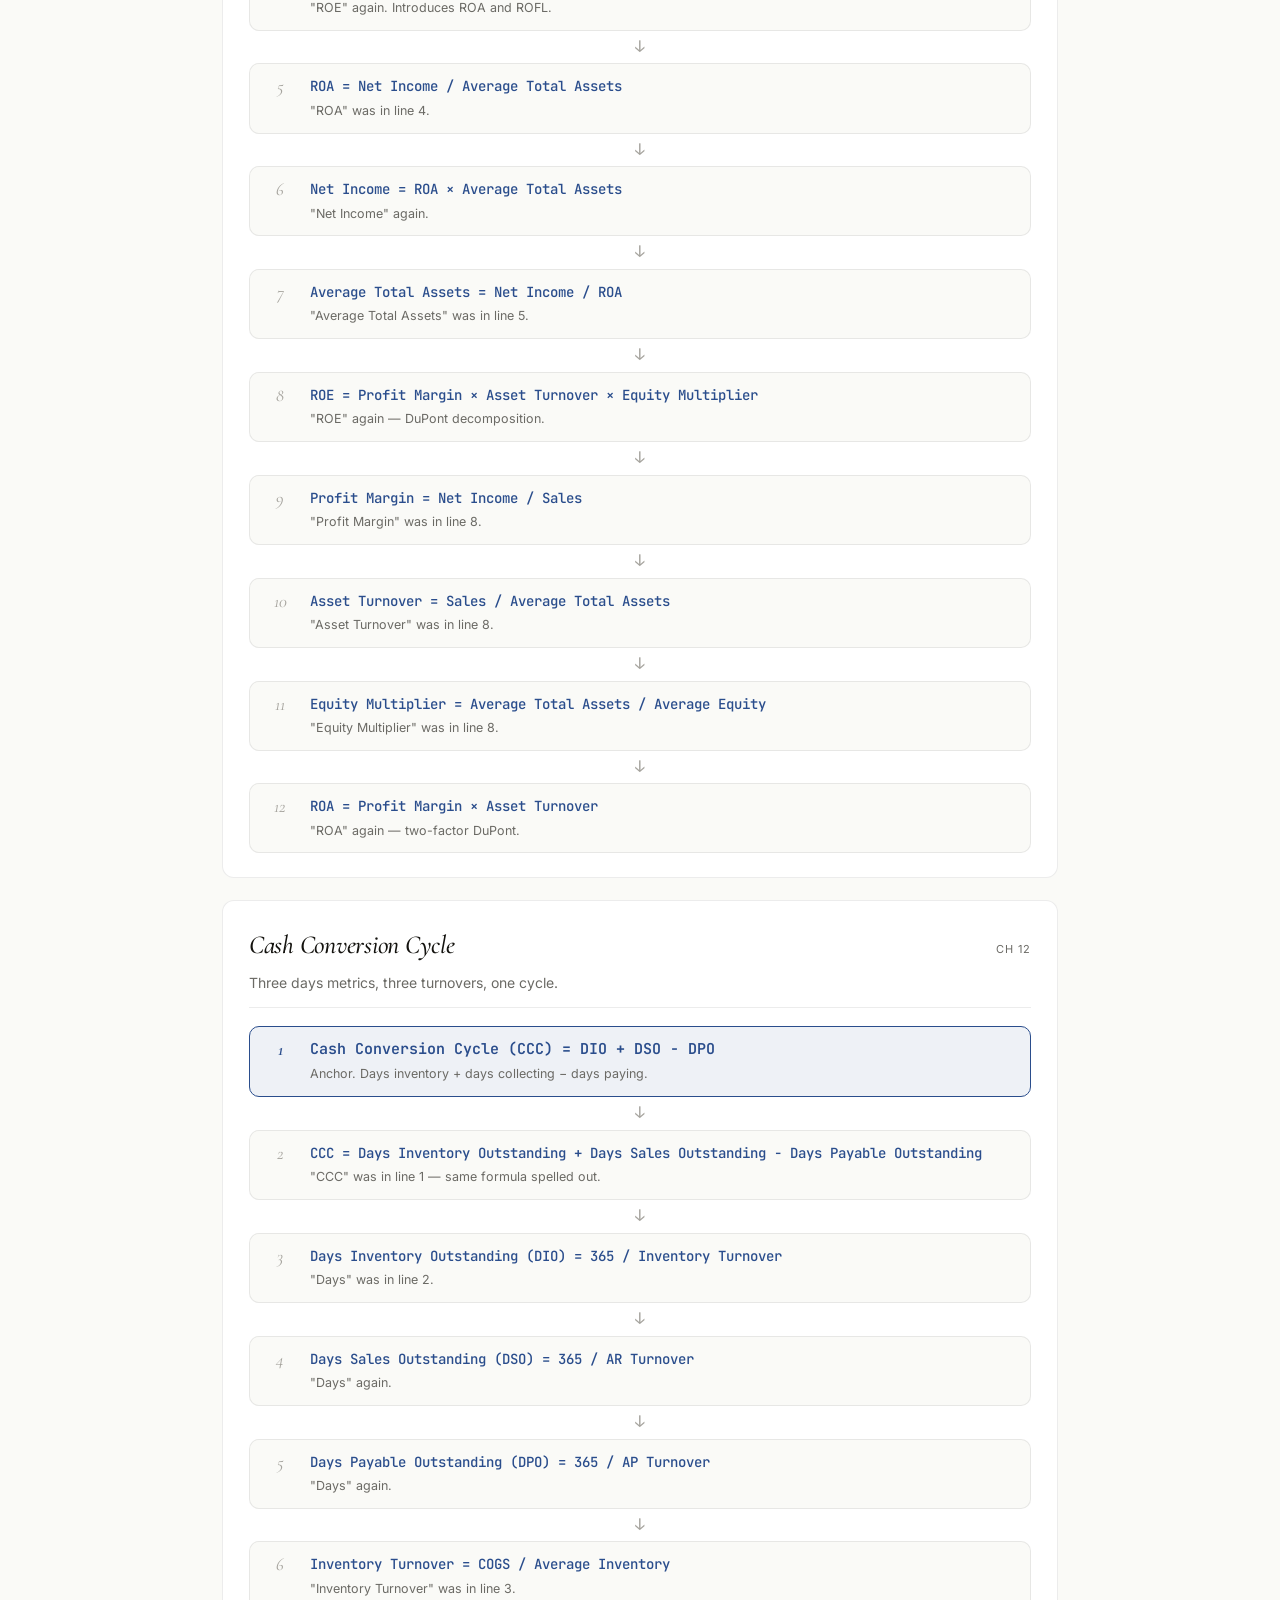
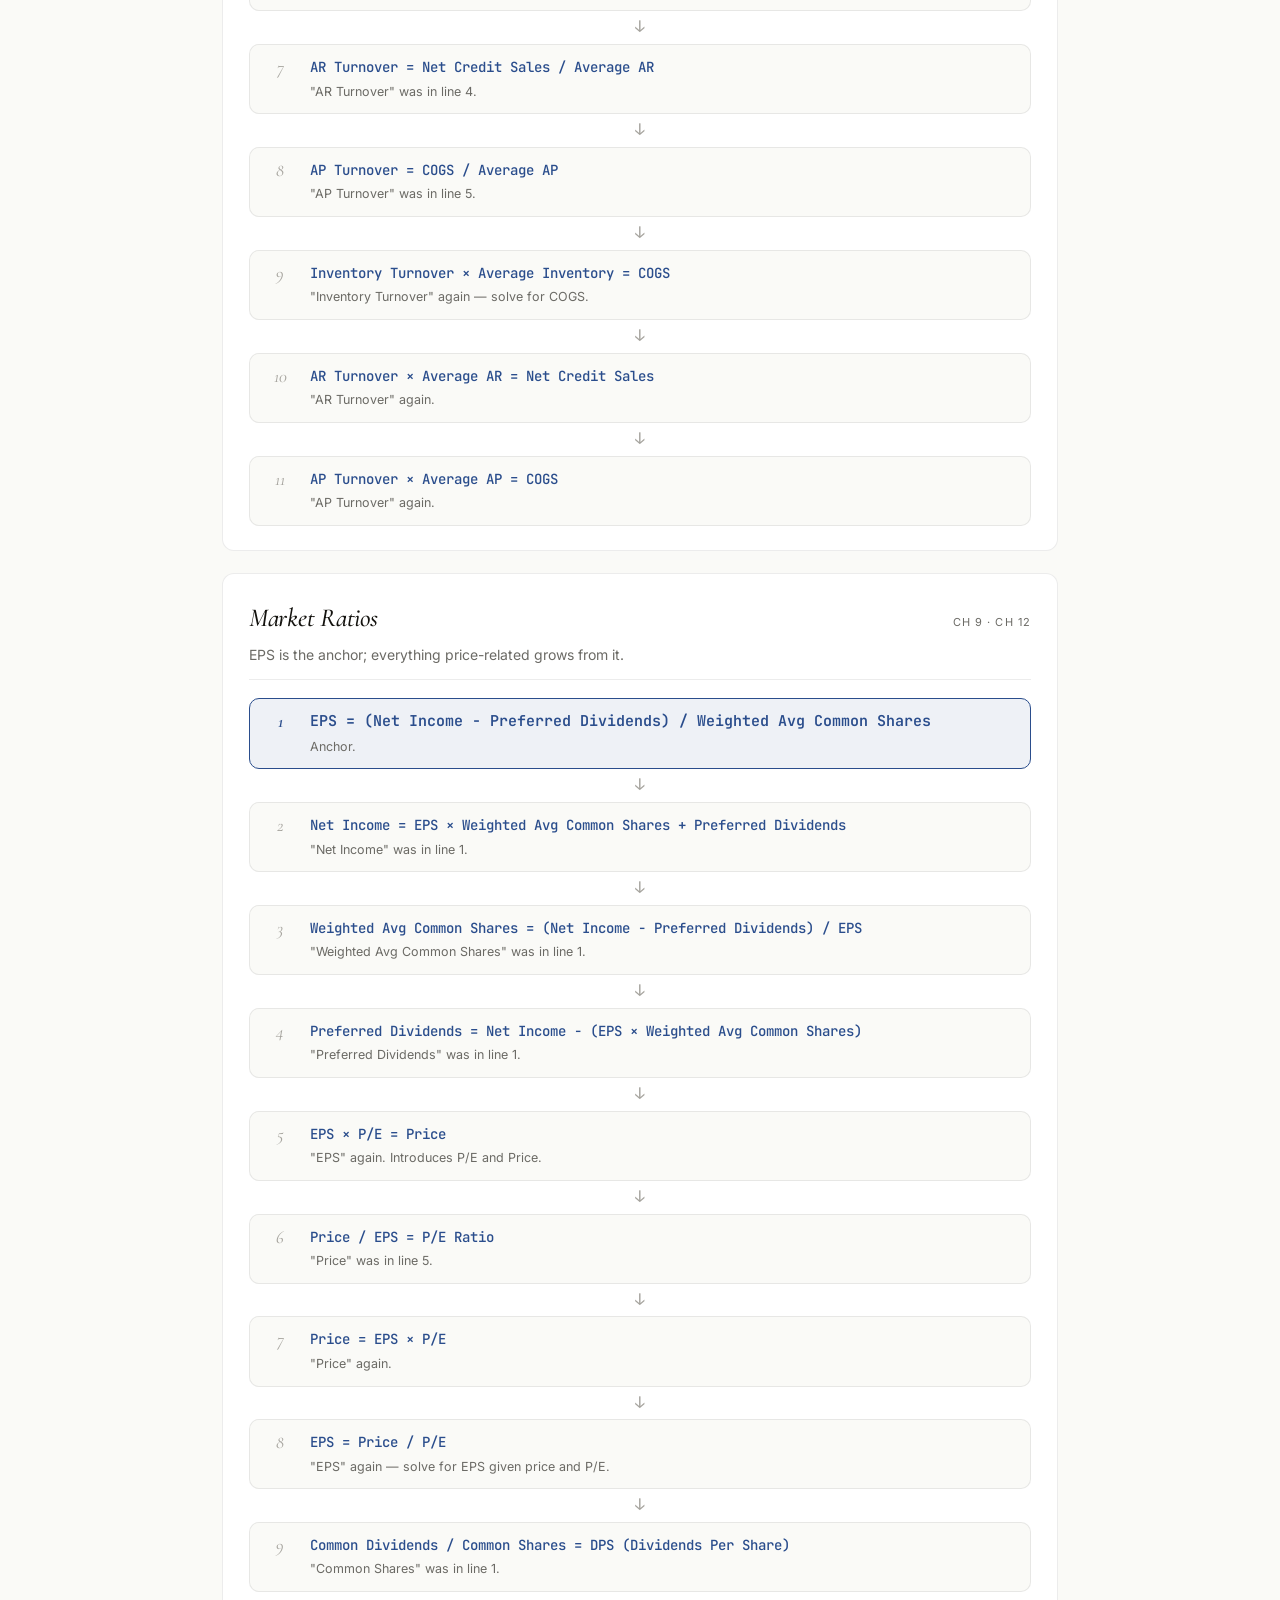
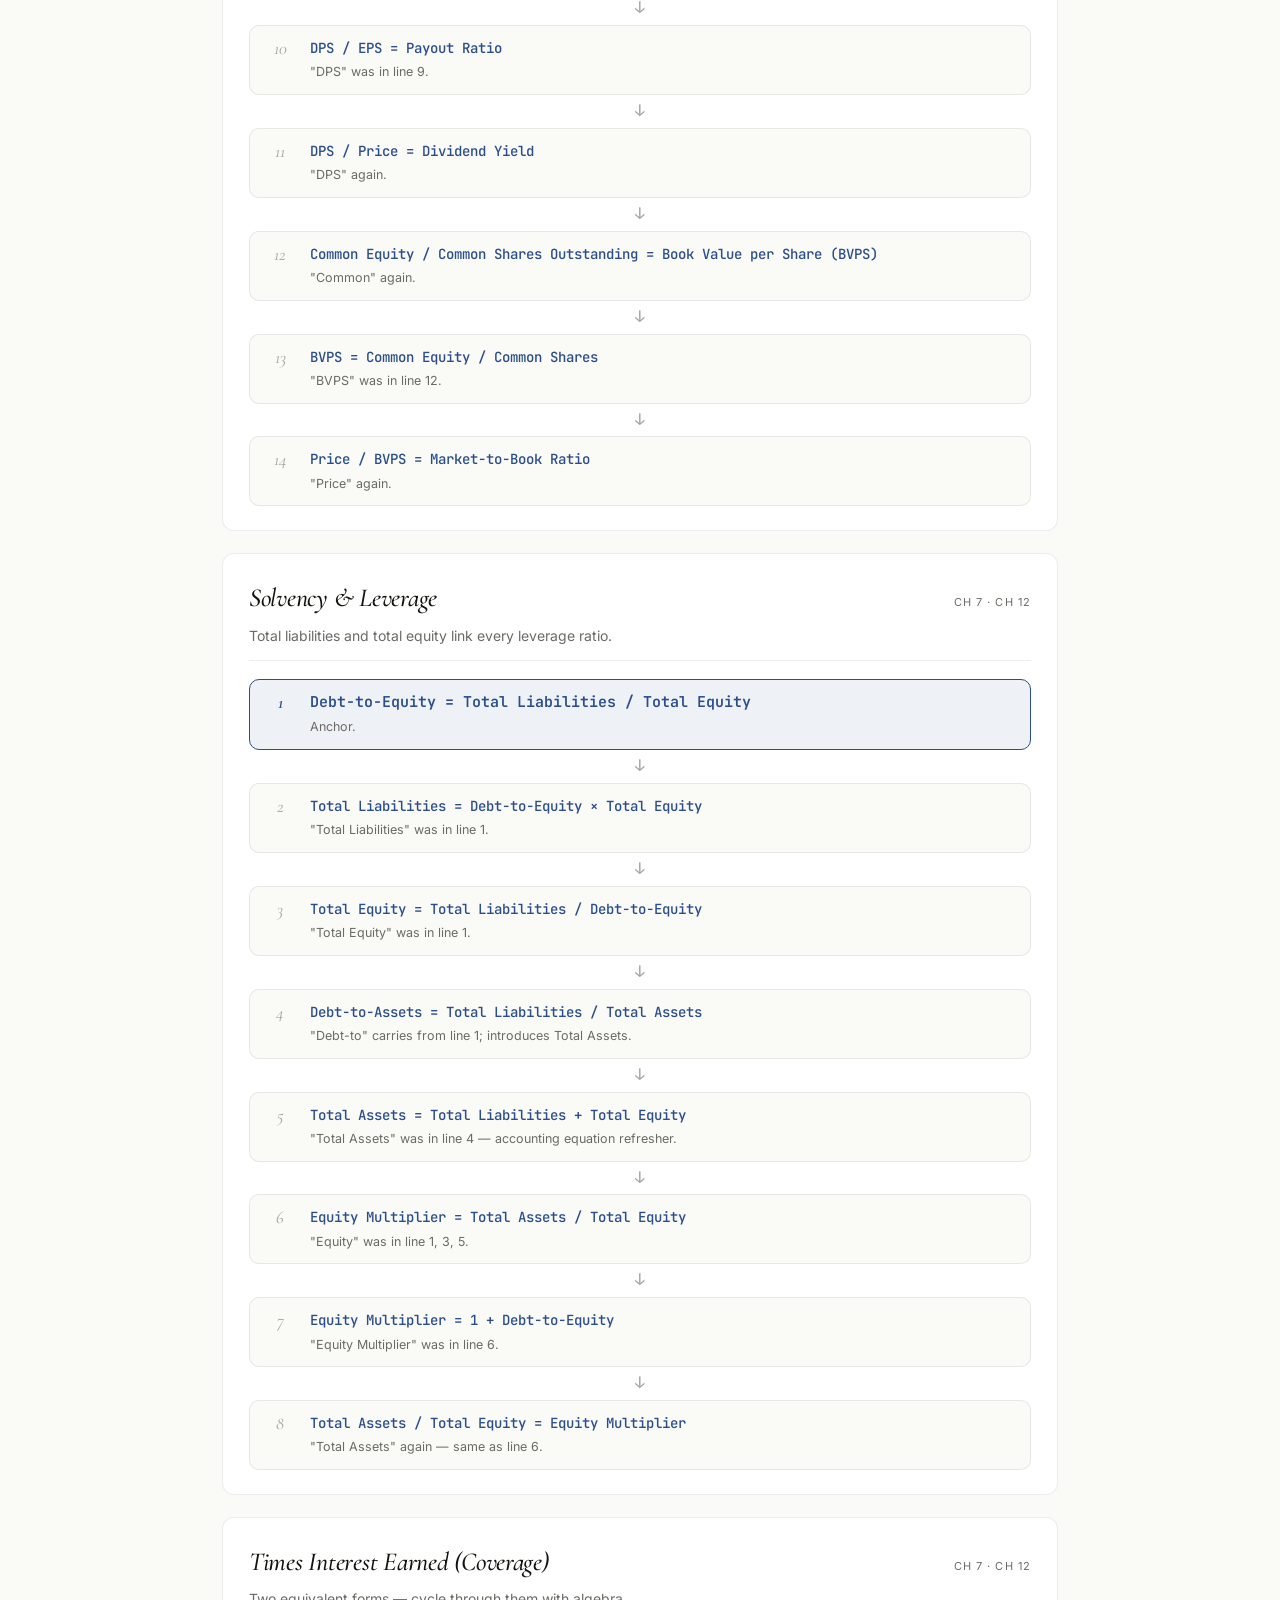
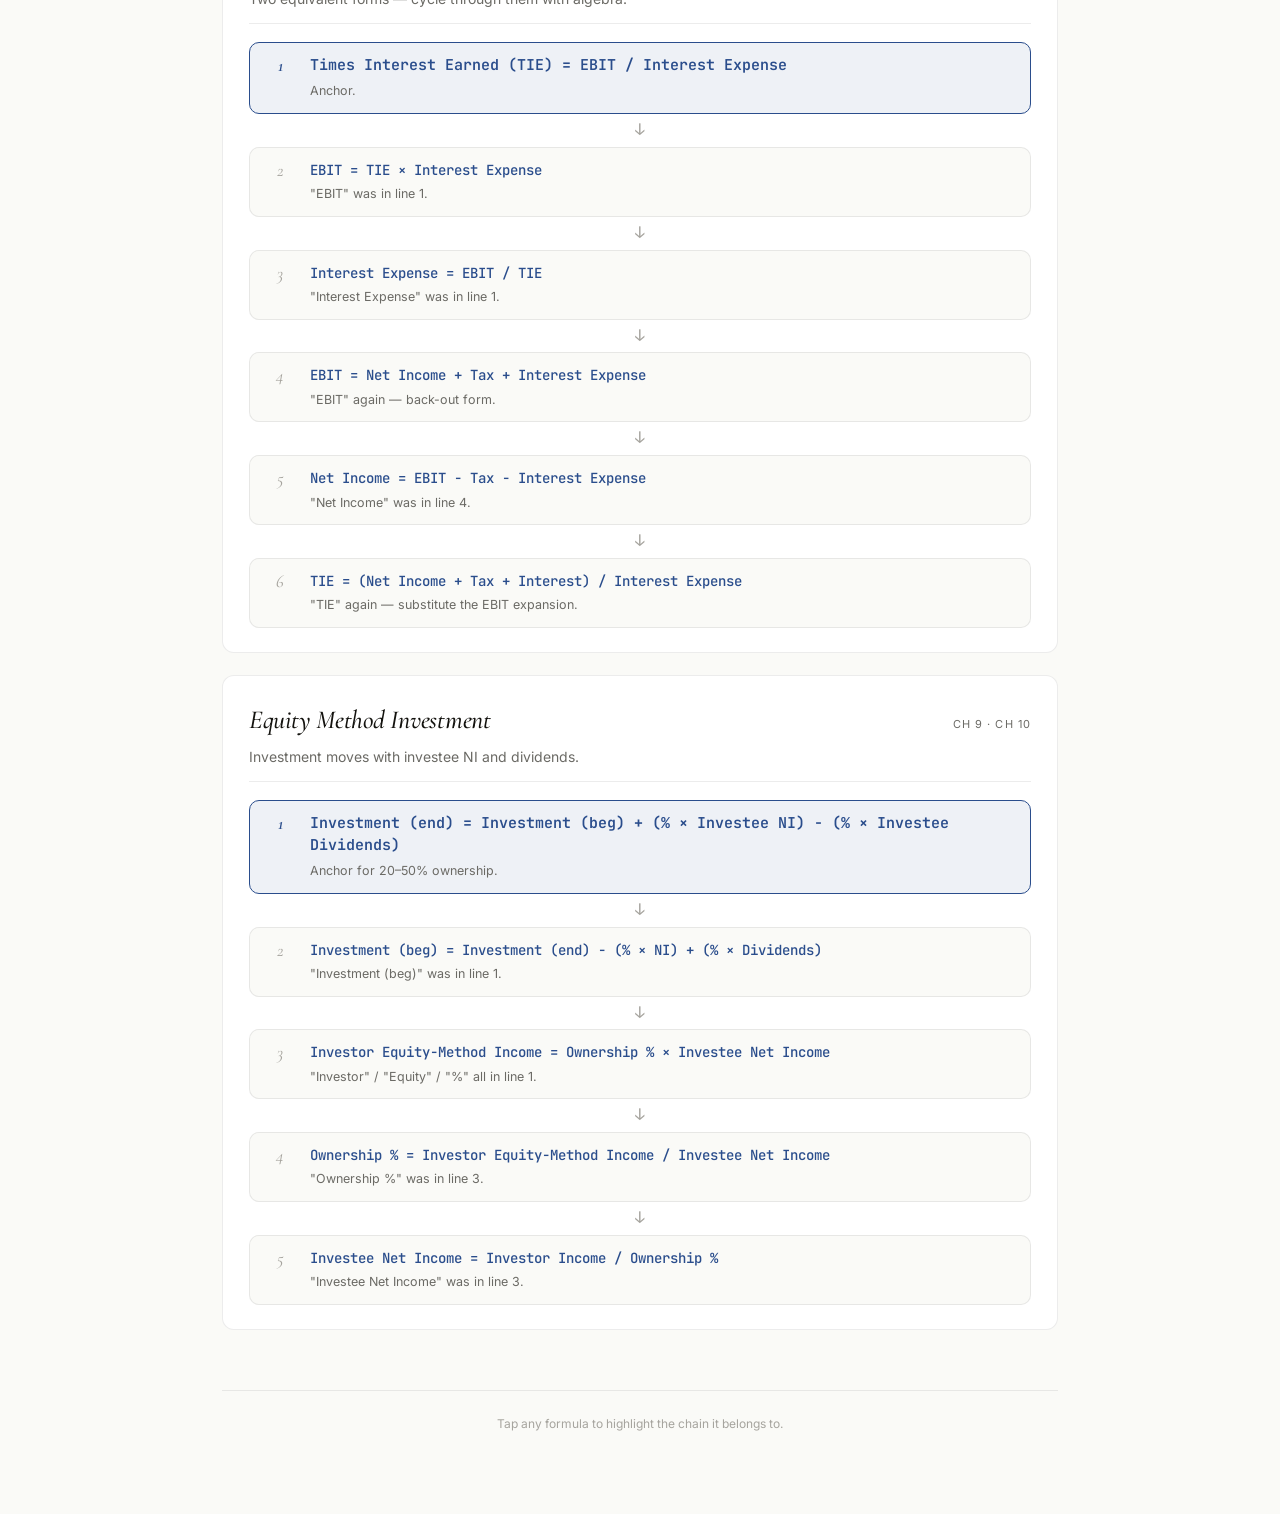
<file: chains.html>
<!DOCTYPE html>
<html lang="en" data-theme="light">
<head>
  <meta charset="UTF-8">
  <meta name="viewport" content="width=device-width, initial-scale=1.0">
  <title>Formula chains — FRA Exam Hub</title>
  <link rel="preconnect" href="https://fonts.googleapis.com">
  <link rel="preconnect" href="https://fonts.gstatic.com" crossorigin>
  <link href="https://fonts.googleapis.com/css2?family=Cormorant+Garamond:ital,wght@0,400;0,500;1,400;1,500&family=Inter:wght@400;500;600&family=JetBrains+Mono:wght@400;500&display=swap" rel="stylesheet">
  <link rel="stylesheet" href="css/style.css">
</head>
<body>
  <div class="wrap">
    <header class="topbar">
      <div class="brand"><a href="index.html">FRA <em>Exam Hub</em></a></div>
      <div class="crumbs"><a href="index.html">← Home</a></div>
      <div class="topbar-actions">
        <button class="icon-btn" id="theme-toggle" title="Toggle dark mode">☾</button>
      </div>
    </header>

    <div class="eyebrow">Mode 06</div>
    <h1 class="display"><em>Formula</em> chains.</h1>
    <p class="lede">Memorize the anchor formula at the top. Everything below is derived from it. If you forget one in the exam, work back up the chain.</p>

    <div id="chains-list"></div>

    <p class="footnote">Tap any formula to highlight the chain it belongs to.</p>
  </div>
  <script src="js/data.js"></script>
  <script src="js/app.js"></script>
  <script src="js/chains.js"></script>
</body>
</html>
</file>
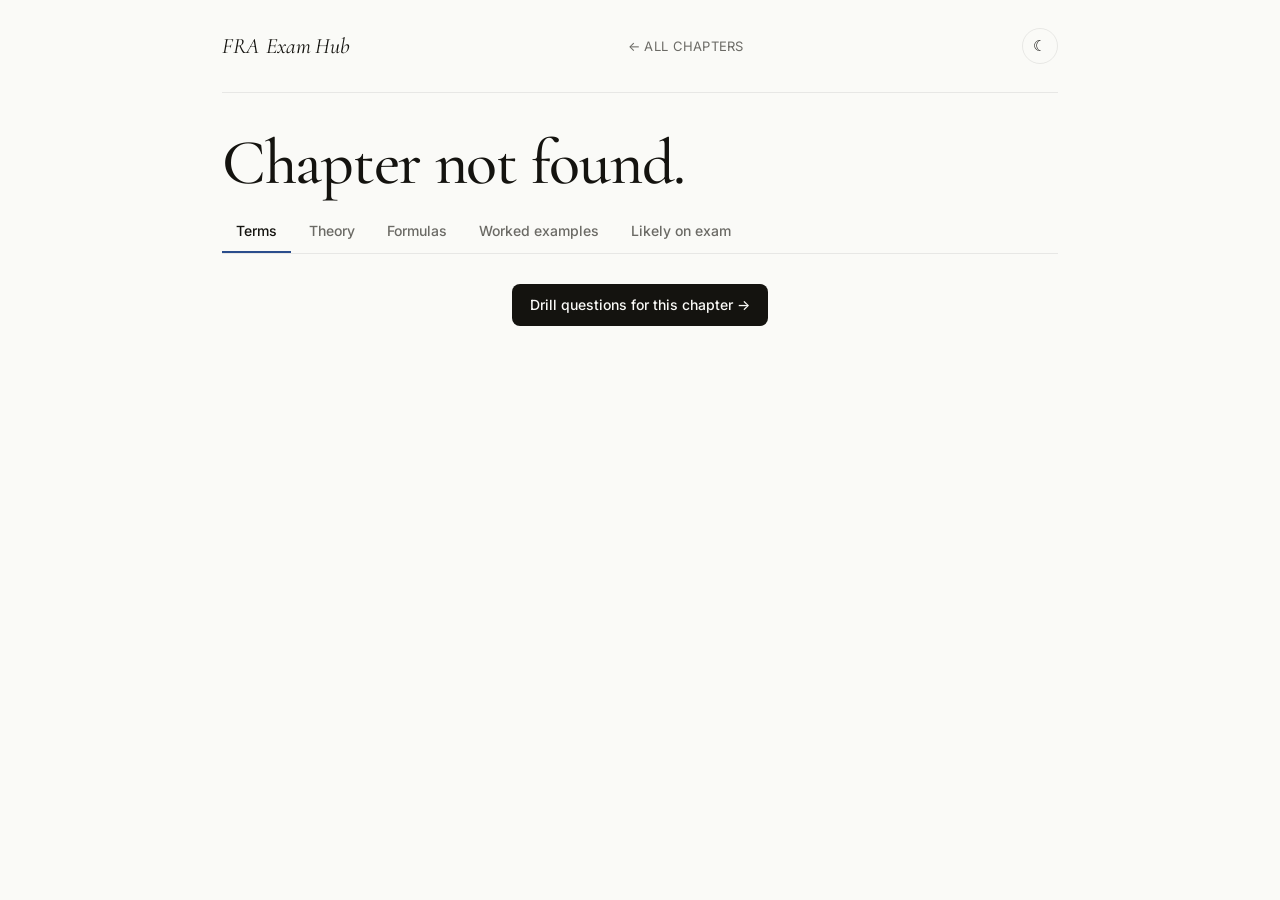
<file: chapter.html>
<!DOCTYPE html>
<html lang="en" data-theme="light">
<head>
  <meta charset="UTF-8">
  <meta name="viewport" content="width=device-width, initial-scale=1.0">
  <title>Chapter — FRA Exam Hub</title>
  <link rel="preconnect" href="https://fonts.googleapis.com">
  <link rel="preconnect" href="https://fonts.gstatic.com" crossorigin>
  <link href="https://fonts.googleapis.com/css2?family=Cormorant+Garamond:ital,wght@0,400;0,500;1,400;1,500&family=Inter:wght@400;500;600&family=JetBrains+Mono:wght@400;500&display=swap" rel="stylesheet">
  <link rel="stylesheet" href="css/style.css">
</head>
<body>
  <div class="wrap">
    <header class="topbar">
      <div class="brand"><a href="index.html">FRA <em>Exam Hub</em></a></div>
      <div class="crumbs"><a href="chapters.html">← All chapters</a></div>
      <div class="topbar-actions">
        <button class="icon-btn" id="theme-toggle" title="Toggle dark mode">☾</button>
      </div>
    </header>

    <div id="chapter-header"></div>

    <div class="tabbar">
      <button class="tab active" data-tab="terms">Terms</button>
      <button class="tab" data-tab="theory">Theory</button>
      <button class="tab" data-tab="formulas">Formulas</button>
      <button class="tab" data-tab="examples">Worked examples</button>
      <button class="tab" data-tab="exam">Likely on exam</button>
    </div>

    <div id="chapter-body"></div>

    <div style="display:flex;gap:10px;margin-top:30px;justify-content:center">
      <a class="btn" id="practice-link" href="#">Drill questions for this chapter →</a>
    </div>
  </div>
  <script src="js/data.js"></script>
  <script src="js/app.js"></script>
  <script src="js/chapter.js"></script>
</body>
</html>
</file>
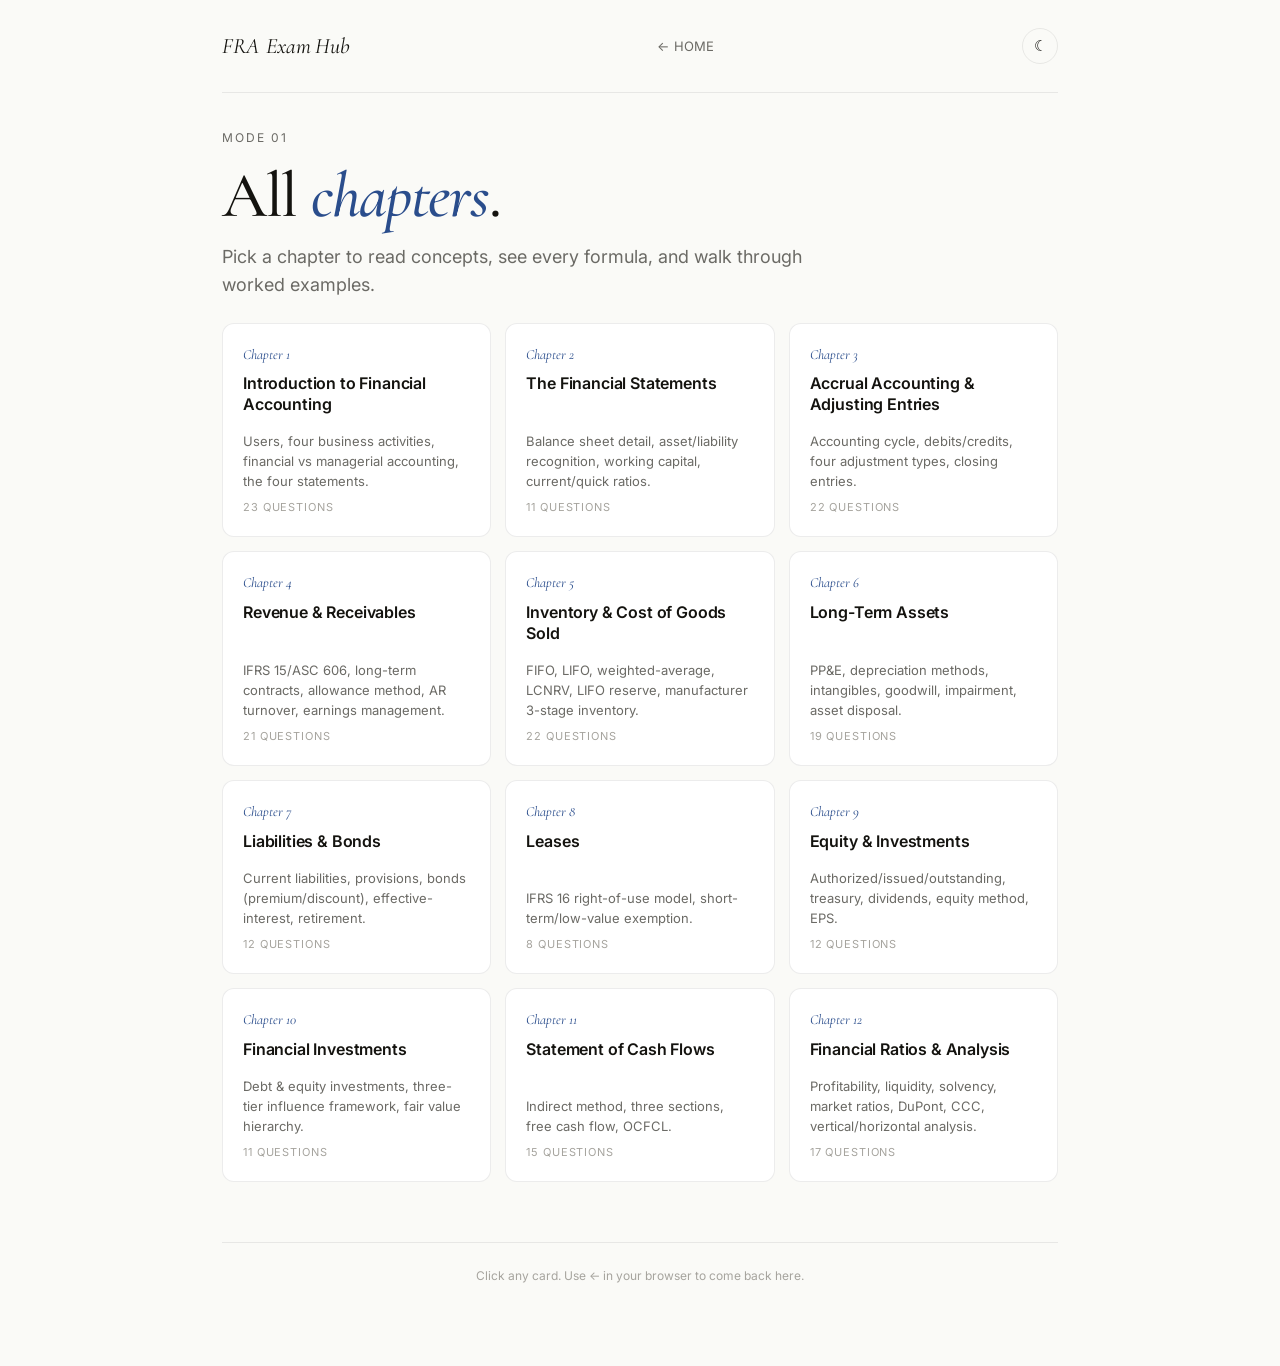
<file: chapters.html>
<!DOCTYPE html>
<html lang="en" data-theme="light">
<head>
  <meta charset="UTF-8">
  <meta name="viewport" content="width=device-width, initial-scale=1.0">
  <title>Chapters — FRA Exam Hub</title>
  <link rel="preconnect" href="https://fonts.googleapis.com">
  <link rel="preconnect" href="https://fonts.gstatic.com" crossorigin>
  <link href="https://fonts.googleapis.com/css2?family=Cormorant+Garamond:ital,wght@0,400;0,500;1,400;1,500&family=Inter:wght@400;500;600&family=JetBrains+Mono:wght@400;500&display=swap" rel="stylesheet">
  <link rel="stylesheet" href="css/style.css">
</head>
<body>
  <div class="wrap">
    <header class="topbar">
      <div class="brand"><a href="index.html">FRA <em>Exam Hub</em></a></div>
      <div class="crumbs"><a href="index.html">← Home</a></div>
      <div class="topbar-actions">
        <button class="icon-btn" id="theme-toggle" title="Toggle dark mode">☾</button>
      </div>
    </header>

    <div class="eyebrow">Mode 01</div>
    <h1 class="display">All <em>chapters</em>.</h1>
    <p class="lede">Pick a chapter to read concepts, see every formula, and walk through worked examples.</p>

    <div class="chapter-grid" id="chapter-grid"></div>

    <p class="footnote">Click any card. Use ← in your browser to come back here.</p>
  </div>
  <script src="js/data.js"></script>
  <script src="js/app.js"></script>
  <script>renderChapterGrid();</script>
</body>
</html>
</file>
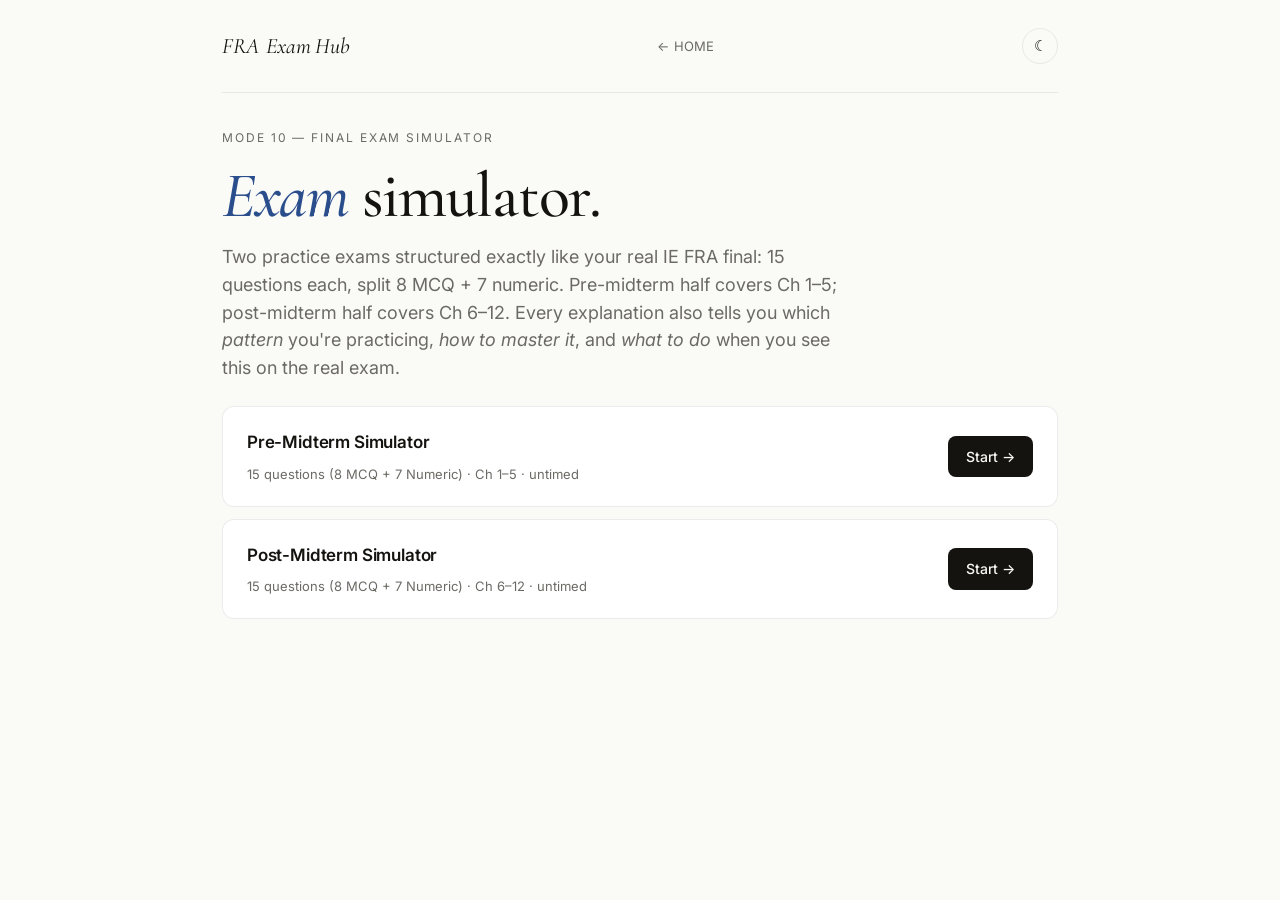
<file: exam-sim.html>
<!DOCTYPE html>
<html lang="en" data-theme="light">
<head>
  <meta charset="UTF-8">
  <meta name="viewport" content="width=device-width, initial-scale=1.0">
  <title>Final Exam Simulator — FRA Exam Hub</title>
  <link rel="preconnect" href="https://fonts.googleapis.com">
  <link rel="preconnect" href="https://fonts.gstatic.com" crossorigin>
  <link href="https://fonts.googleapis.com/css2?family=Cormorant+Garamond:ital,wght@0,400;0,500;1,400;1,500&family=Inter:wght@400;500;600&family=JetBrains+Mono:wght@400;500&display=swap" rel="stylesheet">
  <link rel="stylesheet" href="css/style.css">
</head>
<body>
  <div class="wrap">
    <header class="topbar">
      <div class="brand"><a href="index.html">FRA <em>Exam Hub</em></a></div>
      <div class="crumbs"><a href="index.html">← Home</a></div>
      <div class="topbar-actions">
        <button class="icon-btn" id="theme-toggle" title="Toggle dark mode">☾</button>
      </div>
    </header>

    <div id="sim-root"></div>
  </div>
  <script src="js/data.js"></script>
  <script src="js/app.js"></script>
  <script src="js/quiz.js"></script>
  <script src="js/exam-sim.js"></script>
</body>
</html>
</file>
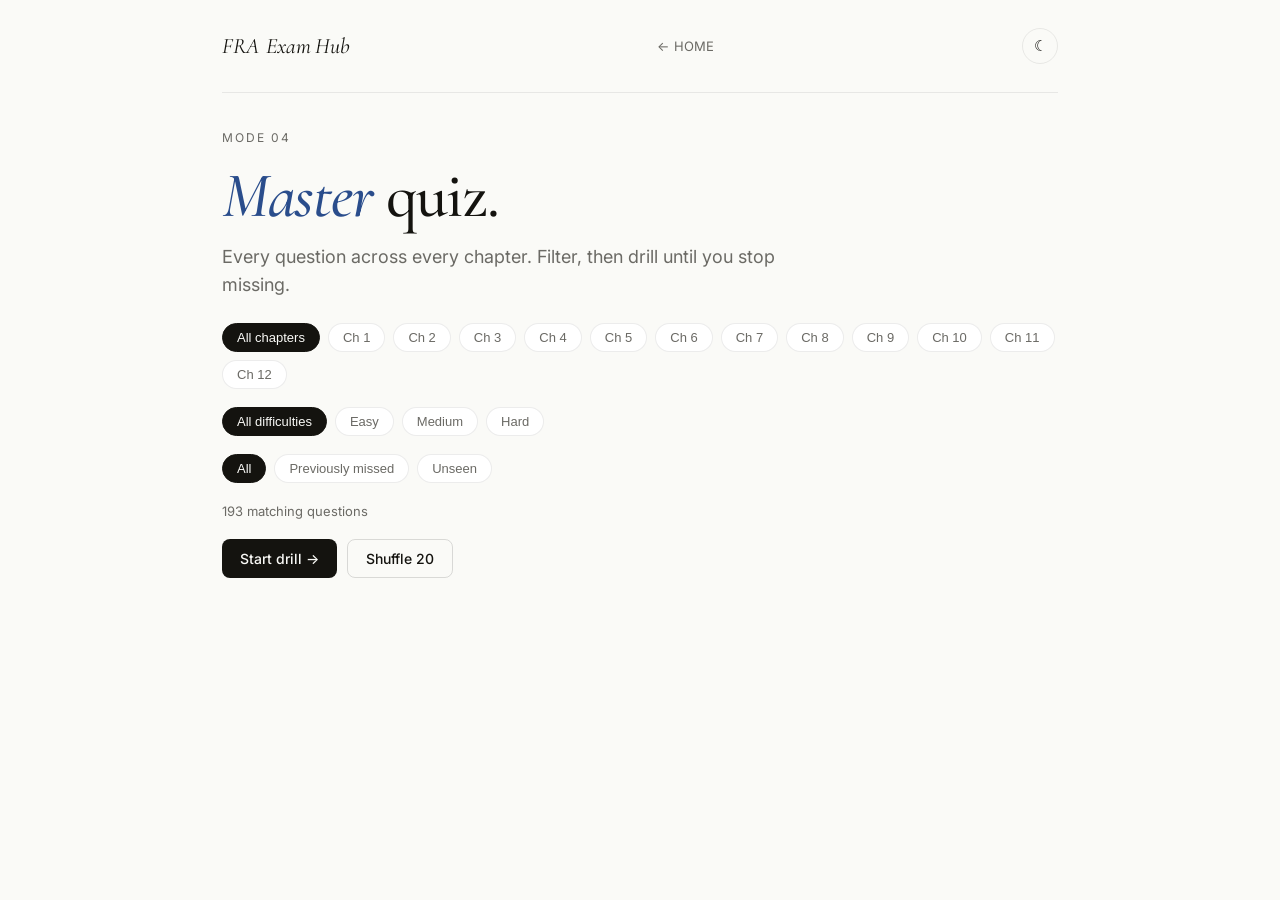
<file: master.html>
<!DOCTYPE html>
<html lang="en" data-theme="light">
<head>
  <meta charset="UTF-8">
  <meta name="viewport" content="width=device-width, initial-scale=1.0">
  <title>Master quiz — FRA Exam Hub</title>
  <link rel="preconnect" href="https://fonts.googleapis.com">
  <link rel="preconnect" href="https://fonts.gstatic.com" crossorigin>
  <link href="https://fonts.googleapis.com/css2?family=Cormorant+Garamond:ital,wght@0,400;0,500;1,400;1,500&family=Inter:wght@400;500;600&family=JetBrains+Mono:wght@400;500&display=swap" rel="stylesheet">
  <link rel="stylesheet" href="css/style.css">
</head>
<body>
  <div class="wrap">
    <header class="topbar">
      <div class="brand"><a href="index.html">FRA <em>Exam Hub</em></a></div>
      <div class="crumbs"><a href="index.html">← Home</a></div>
      <div class="topbar-actions">
        <button class="icon-btn" id="theme-toggle" title="Toggle dark mode">☾</button>
      </div>
    </header>

    <div id="master-root"></div>
  </div>
  <script src="js/data.js"></script>
  <script src="js/app.js"></script>
  <script src="js/quiz.js"></script>
  <script src="js/master.js"></script>
</body>
</html>
</file>
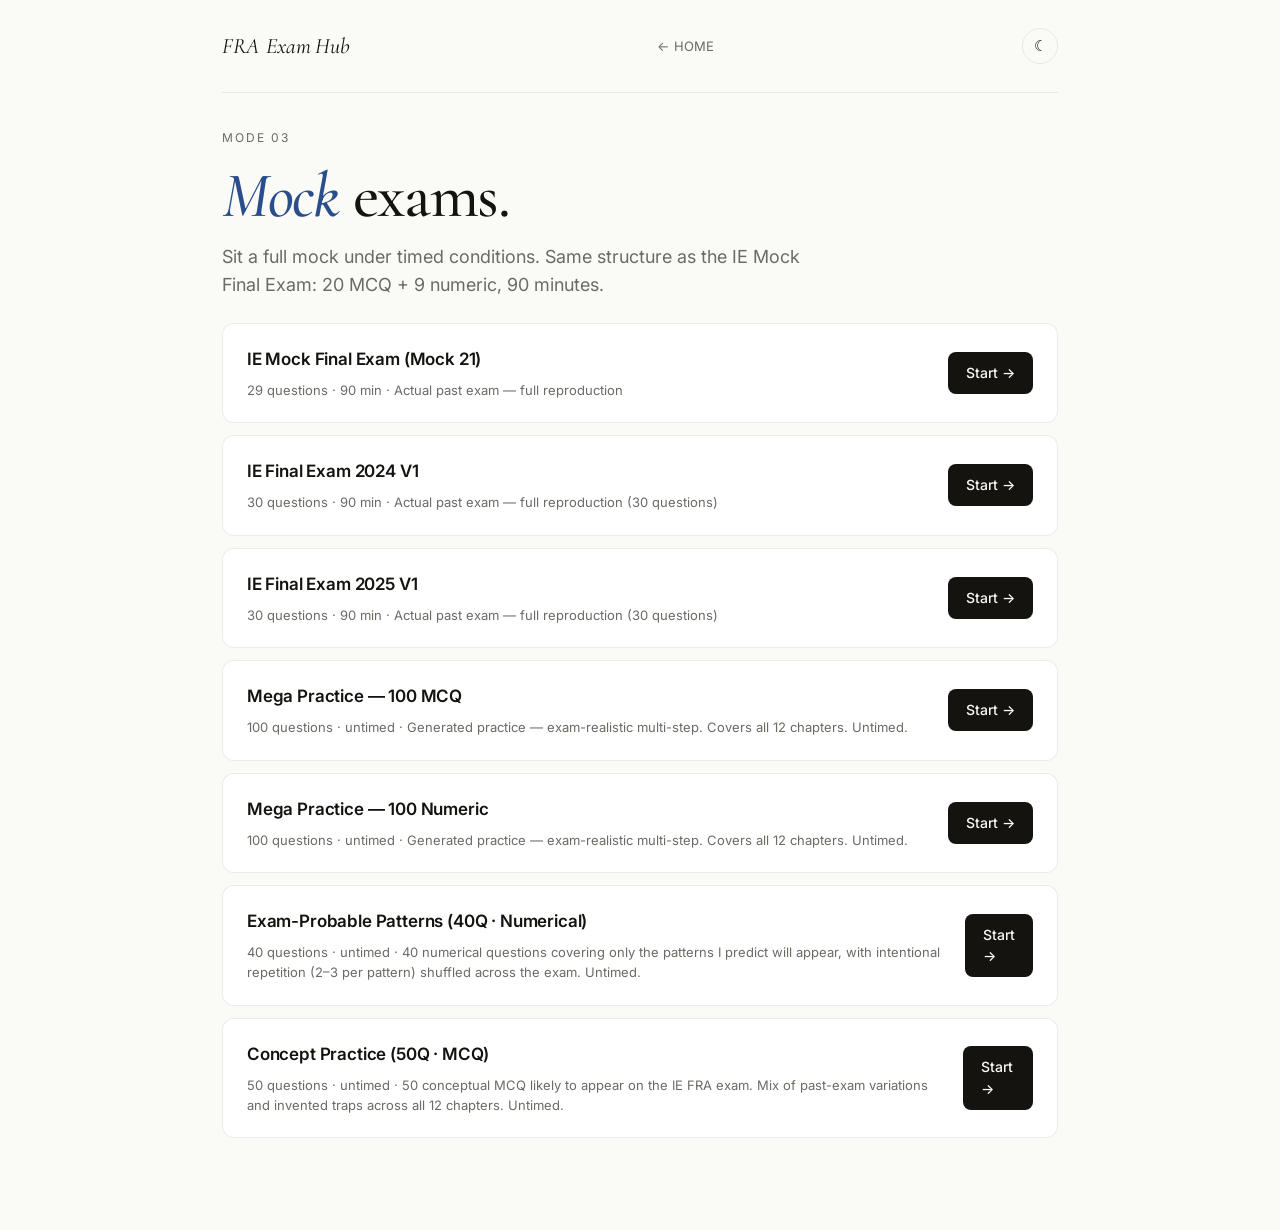
<file: mocks.html>
<!DOCTYPE html>
<html lang="en" data-theme="light">
<head>
  <meta charset="UTF-8">
  <meta name="viewport" content="width=device-width, initial-scale=1.0">
  <title>Mock exams — FRA Exam Hub</title>
  <link rel="preconnect" href="https://fonts.googleapis.com">
  <link rel="preconnect" href="https://fonts.gstatic.com" crossorigin>
  <link href="https://fonts.googleapis.com/css2?family=Cormorant+Garamond:ital,wght@0,400;0,500;1,400;1,500&family=Inter:wght@400;500;600&family=JetBrains+Mono:wght@400;500&display=swap" rel="stylesheet">
  <link rel="stylesheet" href="css/style.css">
</head>
<body>
  <div class="wrap">
    <header class="topbar">
      <div class="brand"><a href="index.html">FRA <em>Exam Hub</em></a></div>
      <div class="crumbs"><a href="index.html">← Home</a></div>
      <div class="topbar-actions">
        <button class="icon-btn" id="theme-toggle" title="Toggle dark mode">☾</button>
      </div>
    </header>

    <div id="mocks-root"></div>
  </div>
  <script src="js/data.js"></script>
  <script src="js/app.js"></script>
  <script src="js/quiz.js"></script>
  <script src="js/mocks.js"></script>
</body>
</html>
</file>
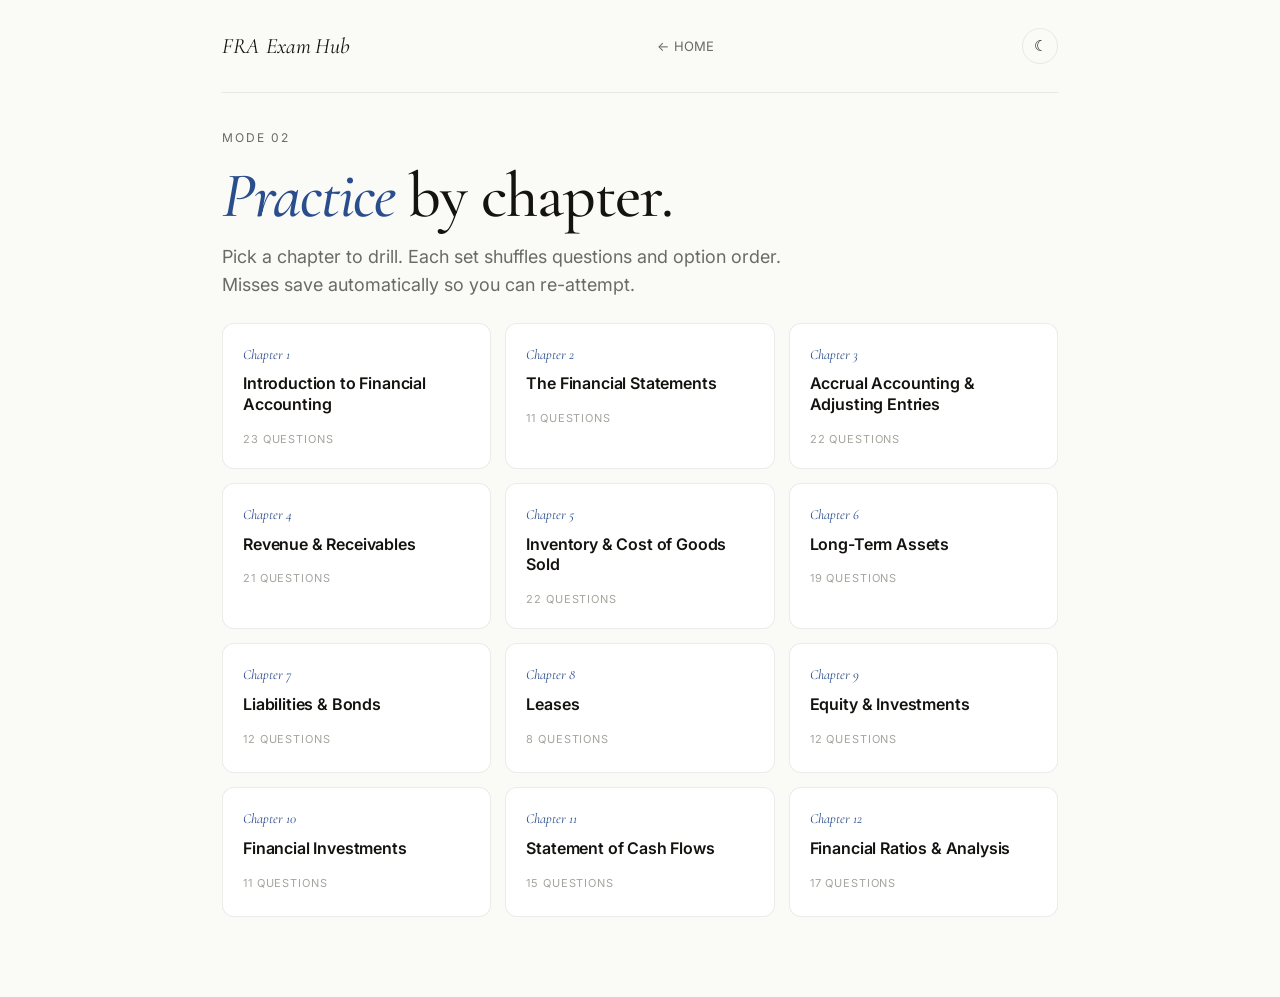
<file: practice.html>
<!DOCTYPE html>
<html lang="en" data-theme="light">
<head>
  <meta charset="UTF-8">
  <meta name="viewport" content="width=device-width, initial-scale=1.0">
  <title>Practice — FRA Exam Hub</title>
  <link rel="preconnect" href="https://fonts.googleapis.com">
  <link rel="preconnect" href="https://fonts.gstatic.com" crossorigin>
  <link href="https://fonts.googleapis.com/css2?family=Cormorant+Garamond:ital,wght@0,400;0,500;1,400;1,500&family=Inter:wght@400;500;600&family=JetBrains+Mono:wght@400;500&display=swap" rel="stylesheet">
  <link rel="stylesheet" href="css/style.css">
</head>
<body>
  <div class="wrap">
    <header class="topbar">
      <div class="brand"><a href="index.html">FRA <em>Exam Hub</em></a></div>
      <div class="crumbs"><a href="index.html">← Home</a></div>
      <div class="topbar-actions">
        <button class="icon-btn" id="theme-toggle" title="Toggle dark mode">☾</button>
      </div>
    </header>

    <div id="practice-root"></div>
  </div>
  <script src="js/data.js"></script>
  <script src="js/app.js"></script>
  <script src="js/quiz.js"></script>
  <script src="js/practice.js"></script>
</body>
</html>
</file>
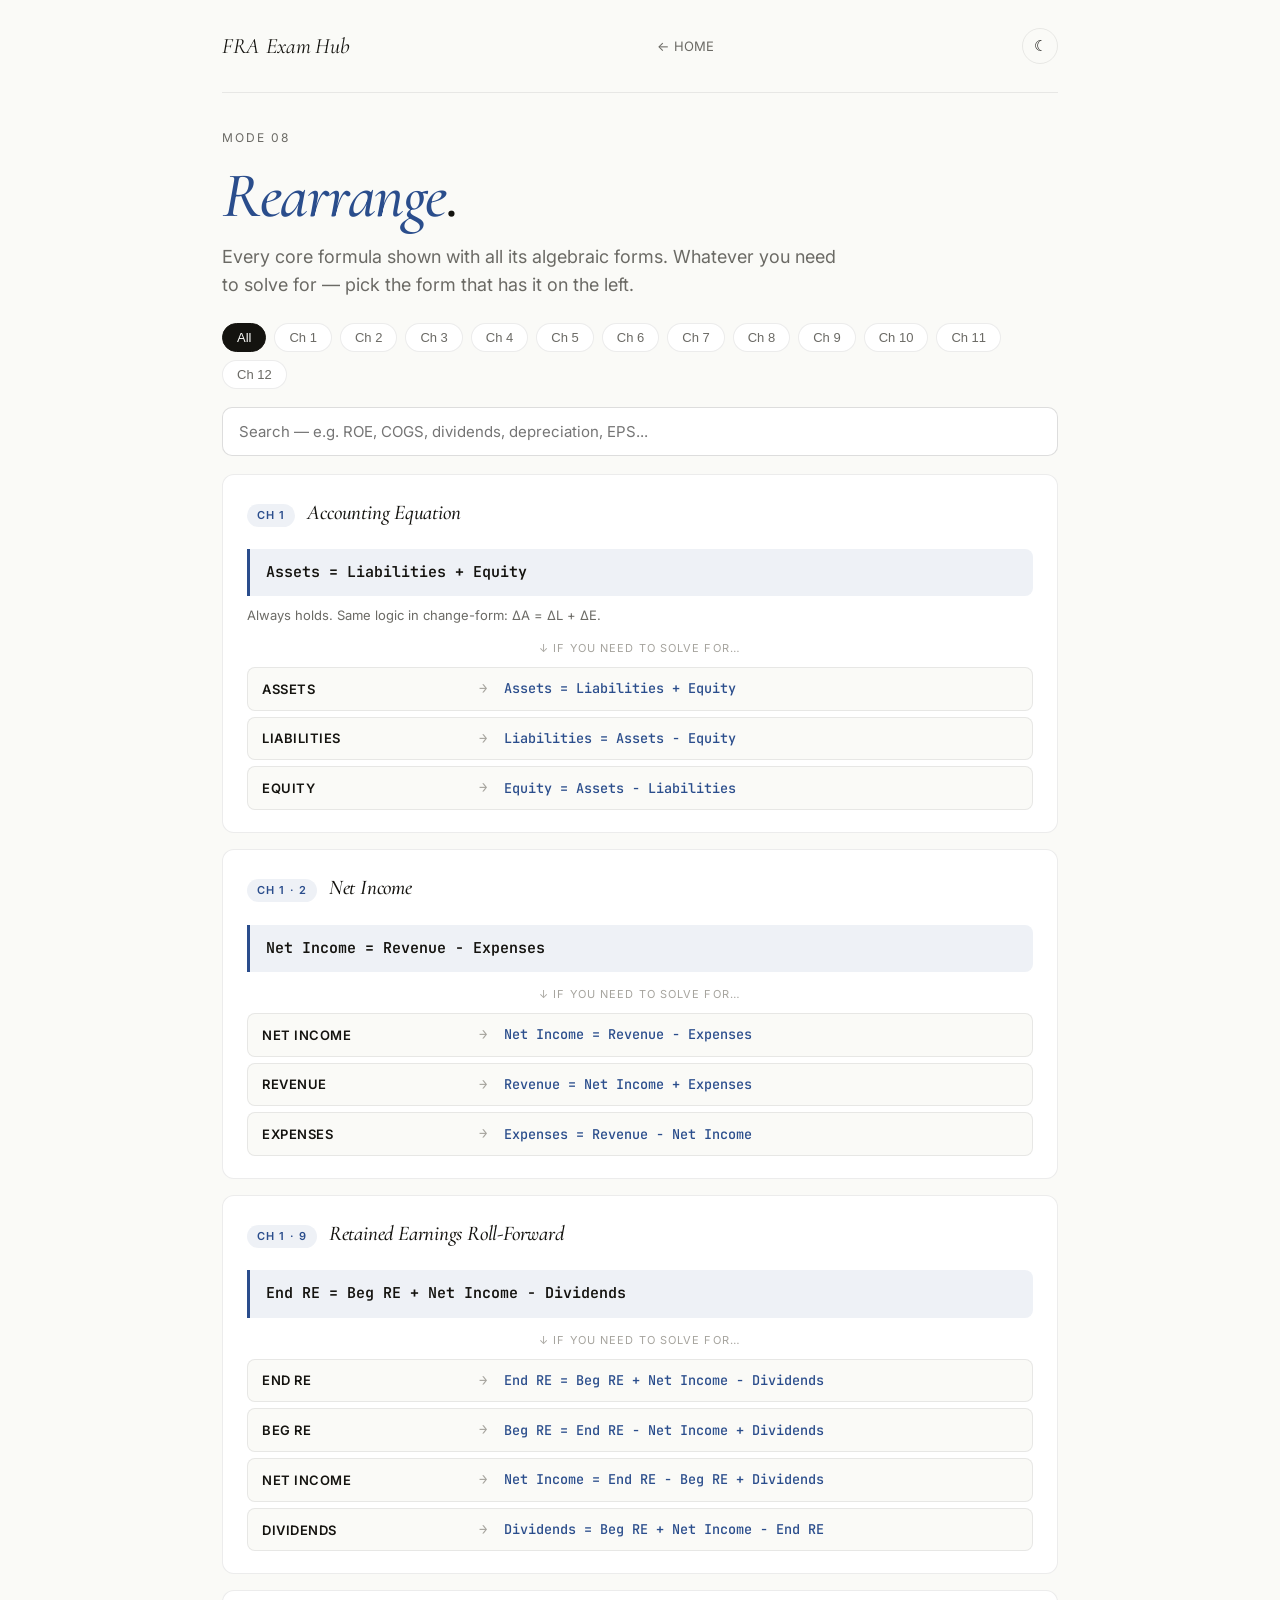
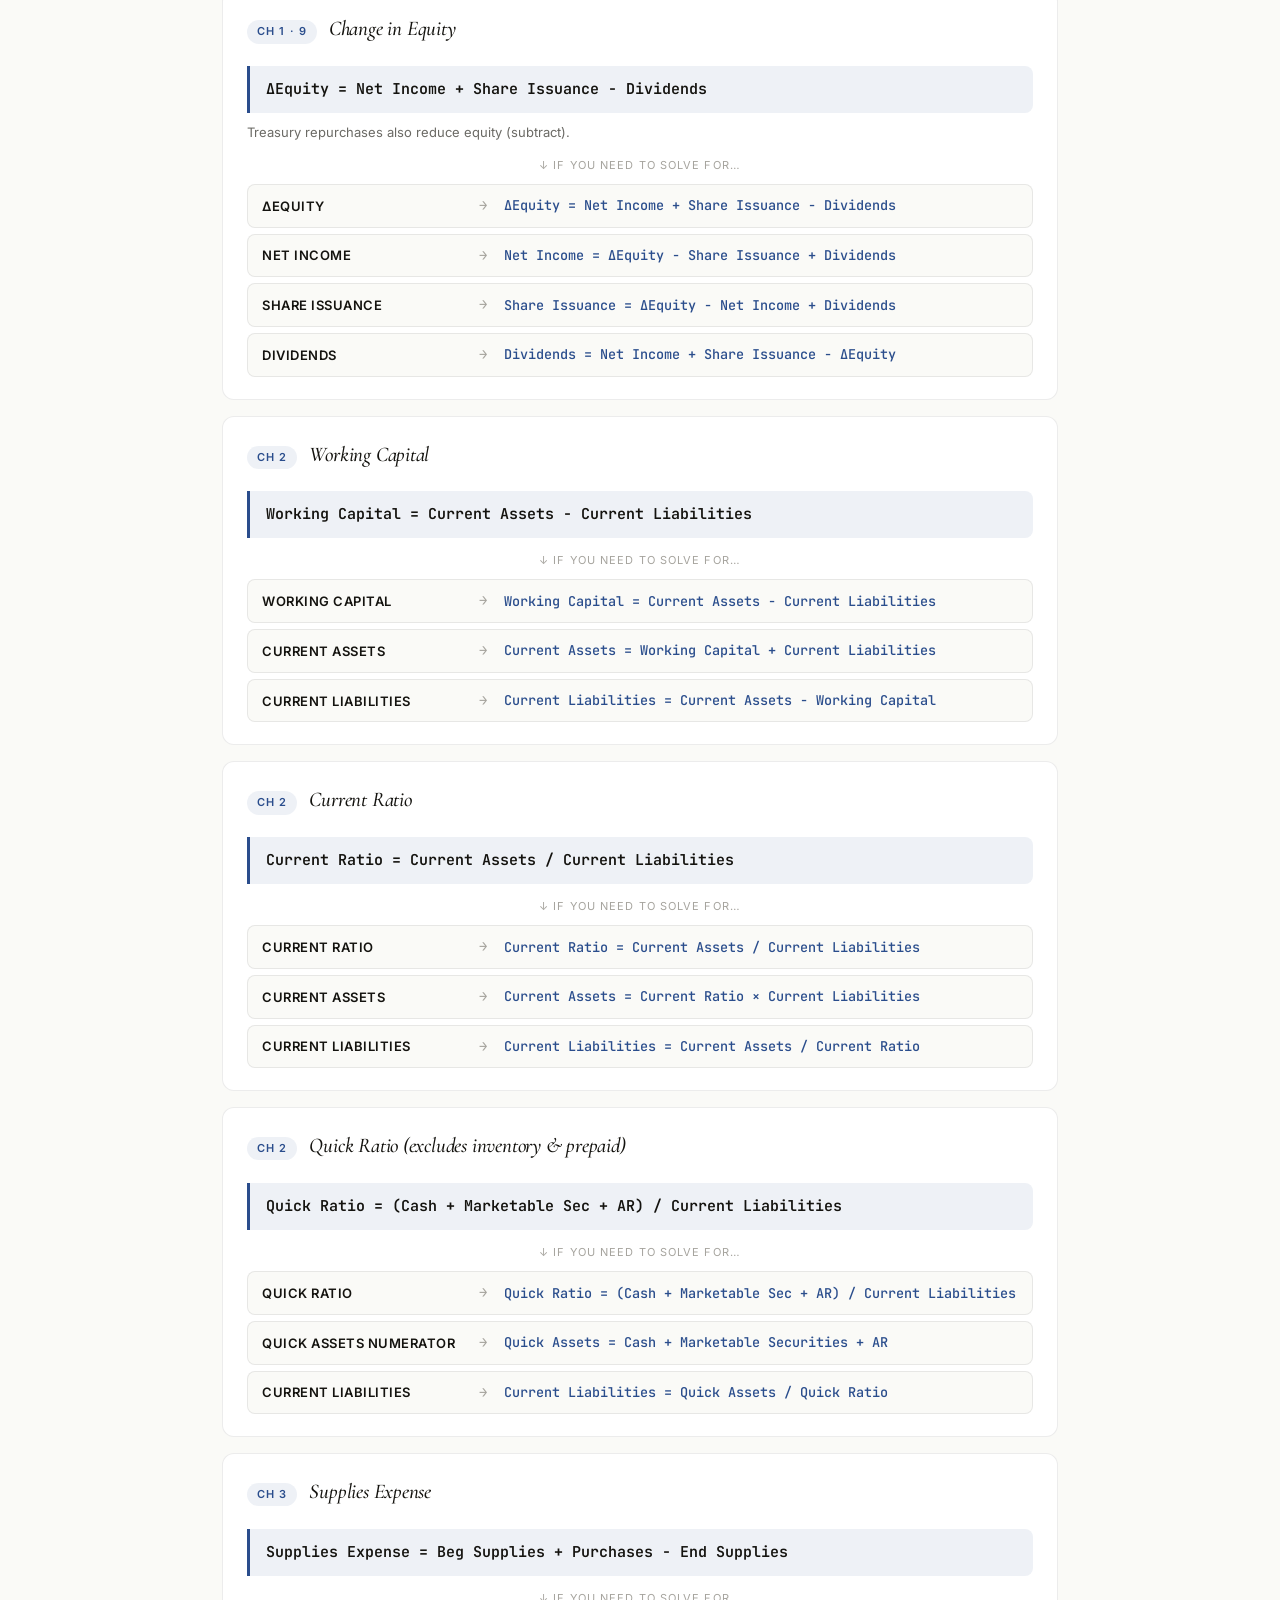
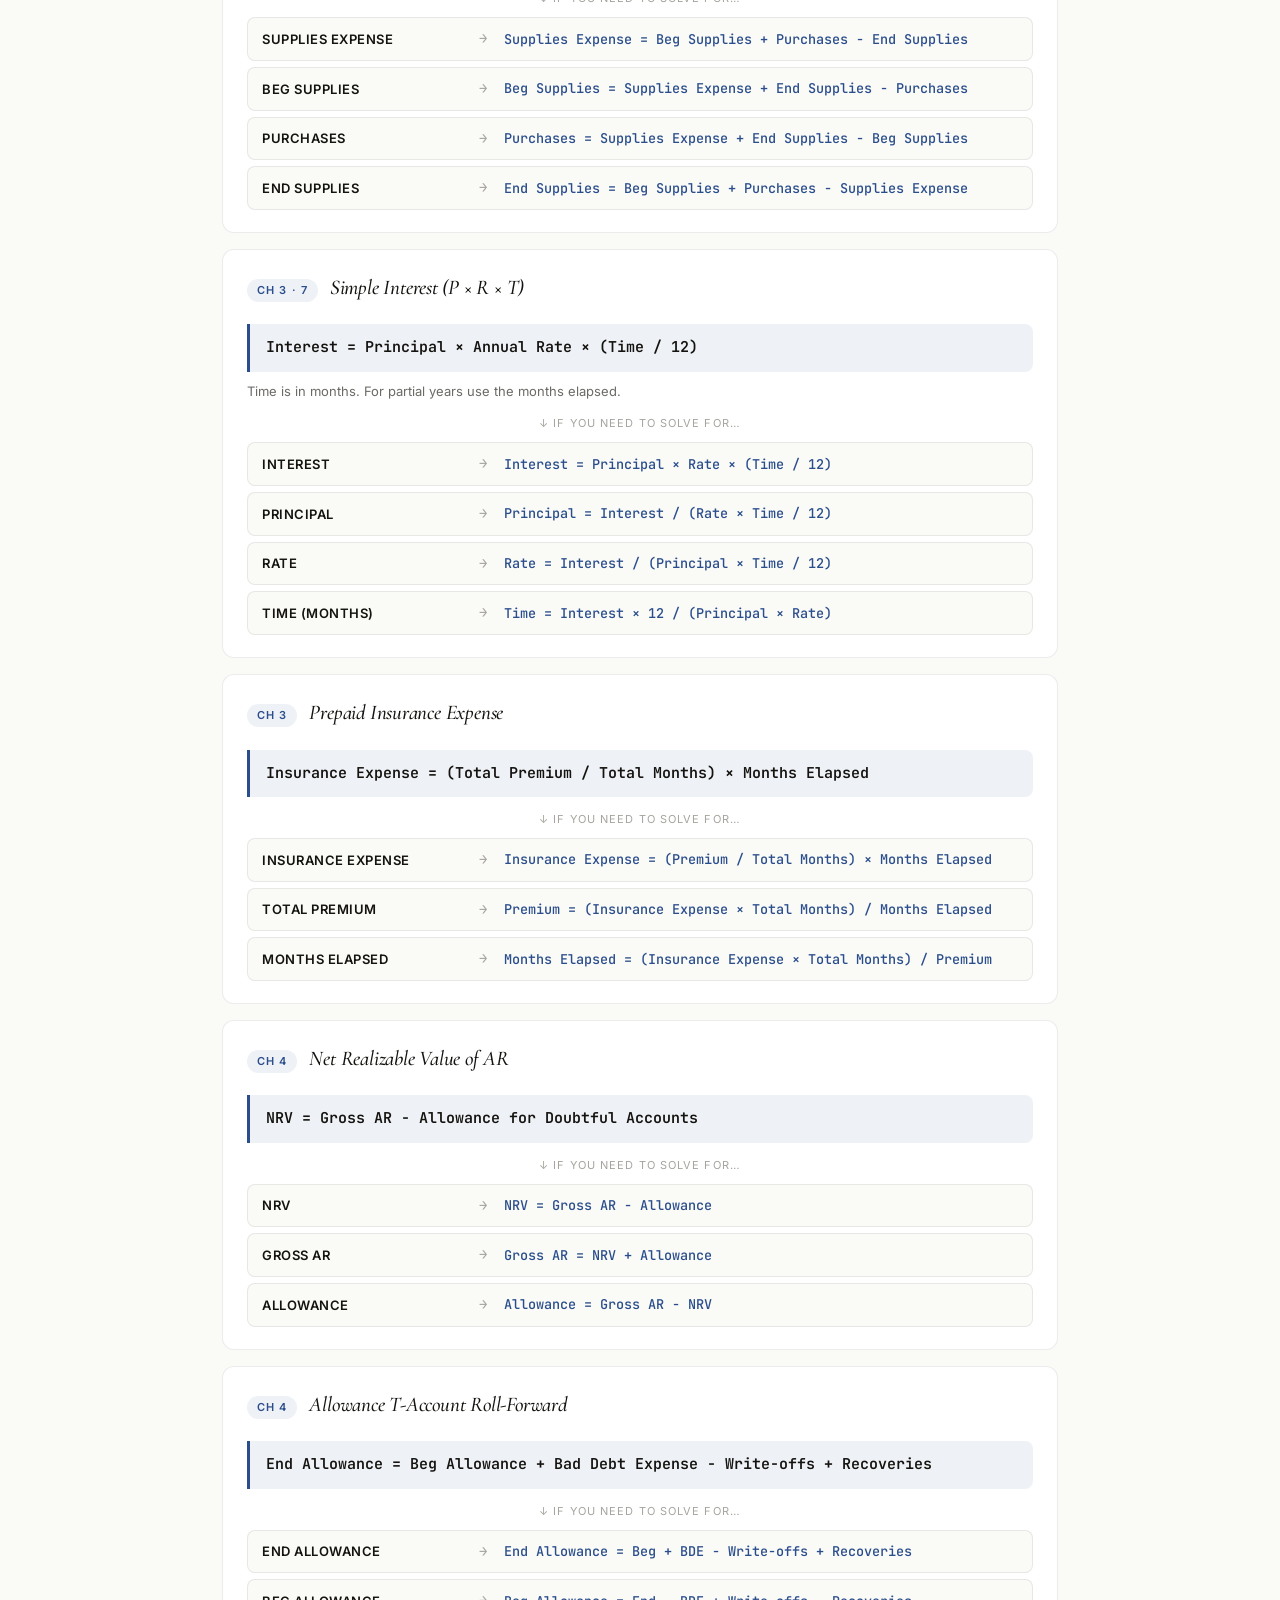
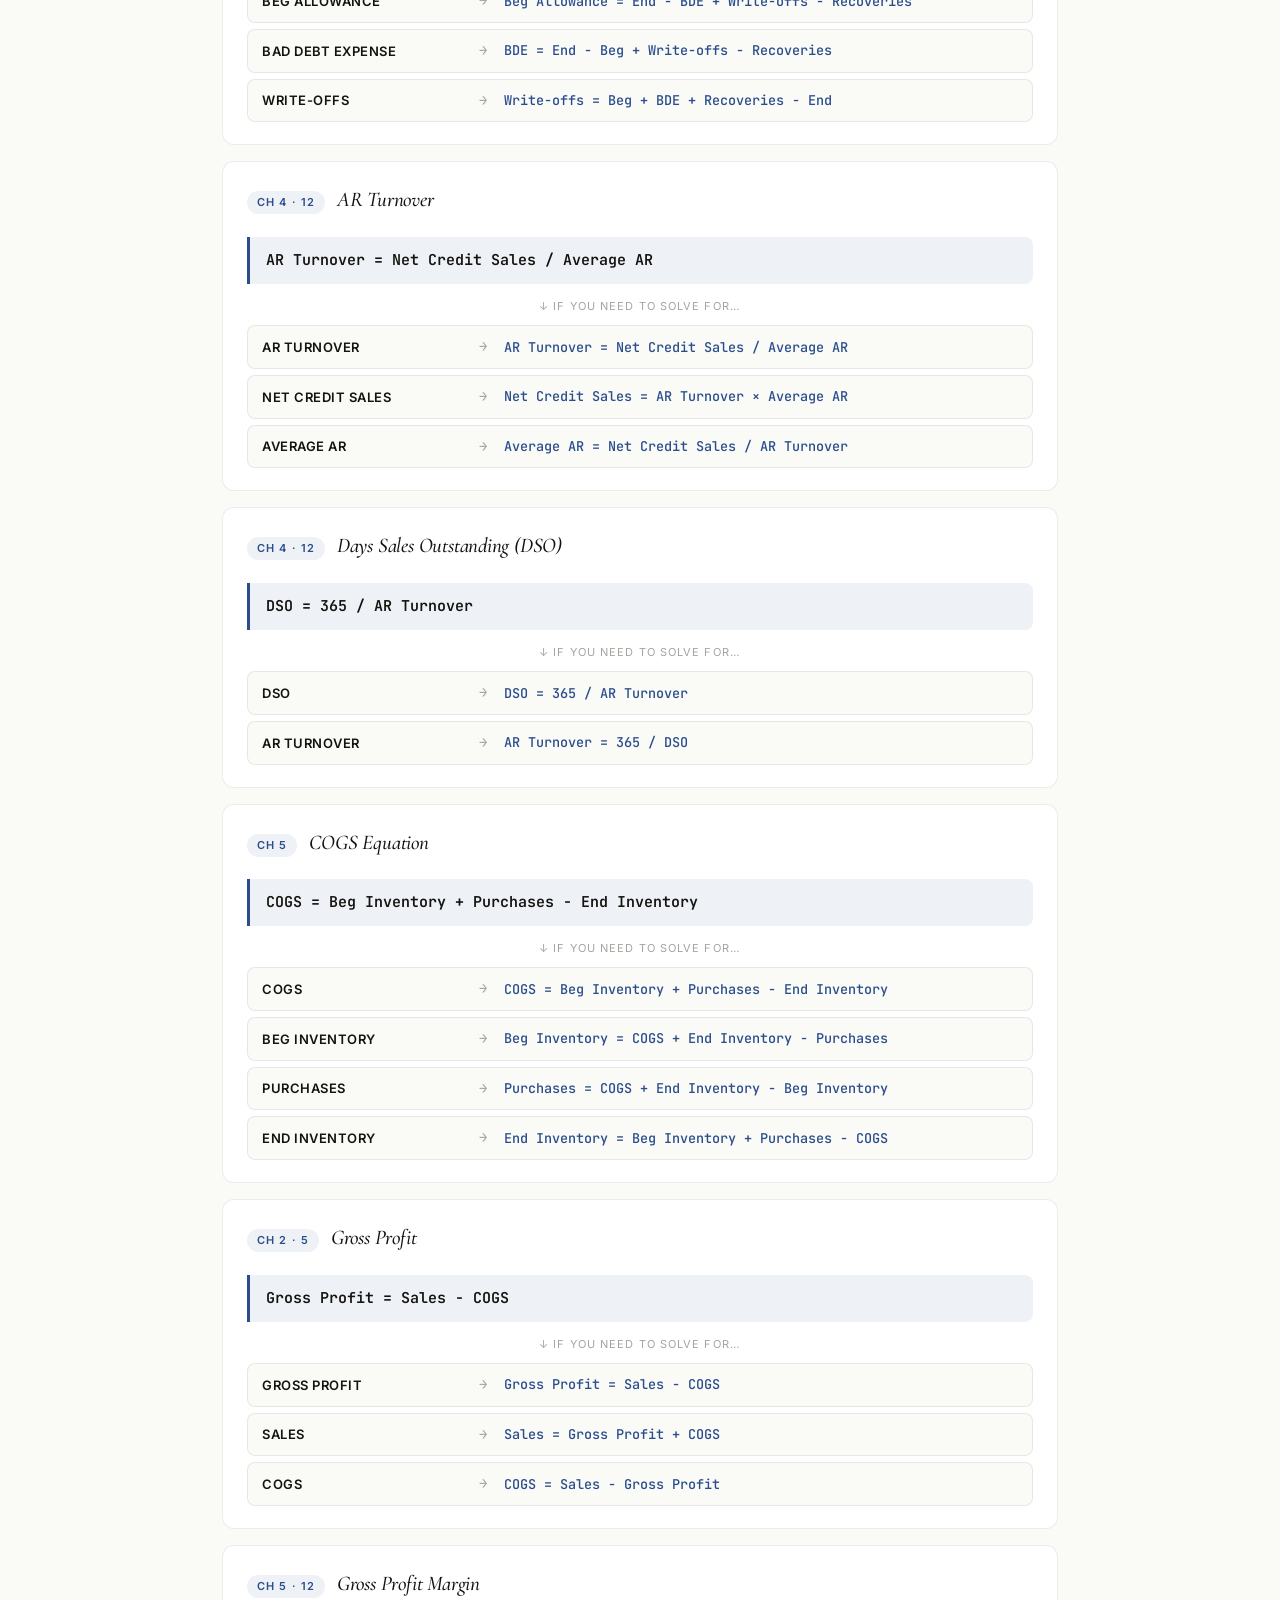
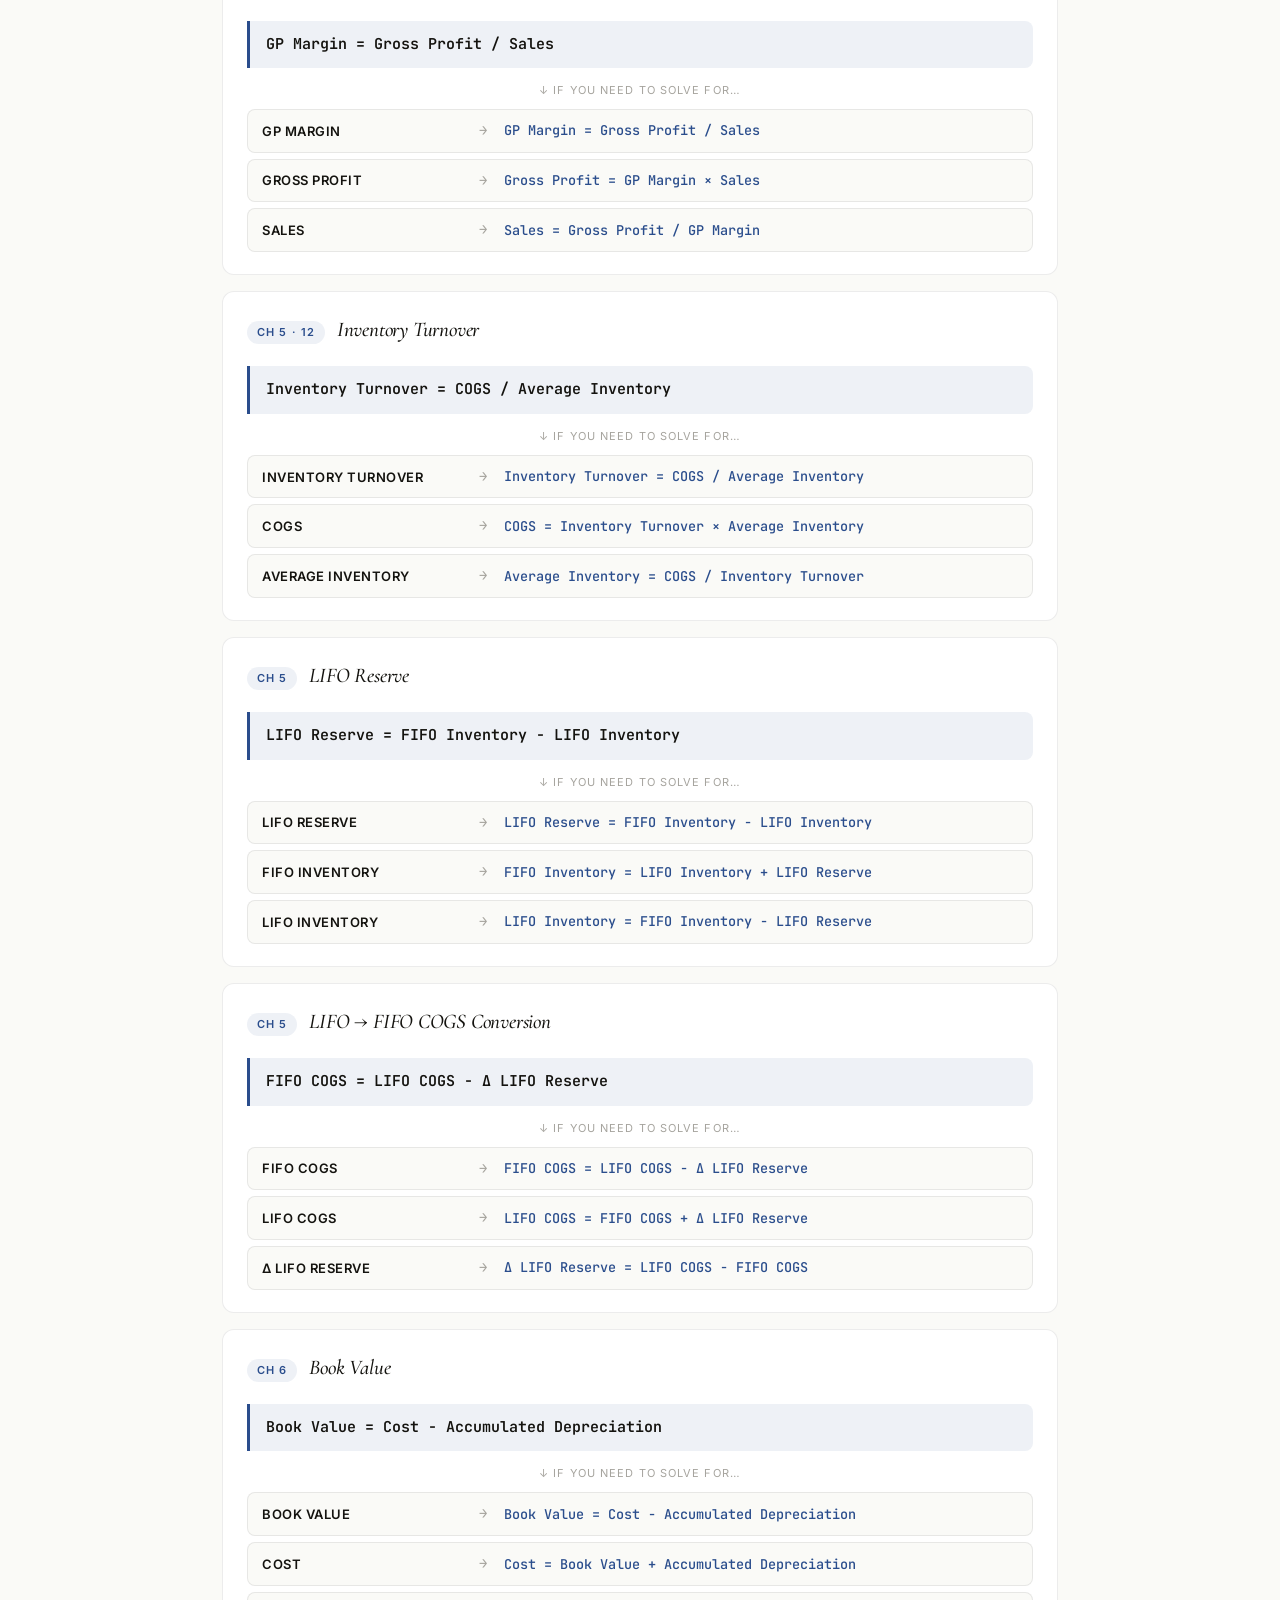
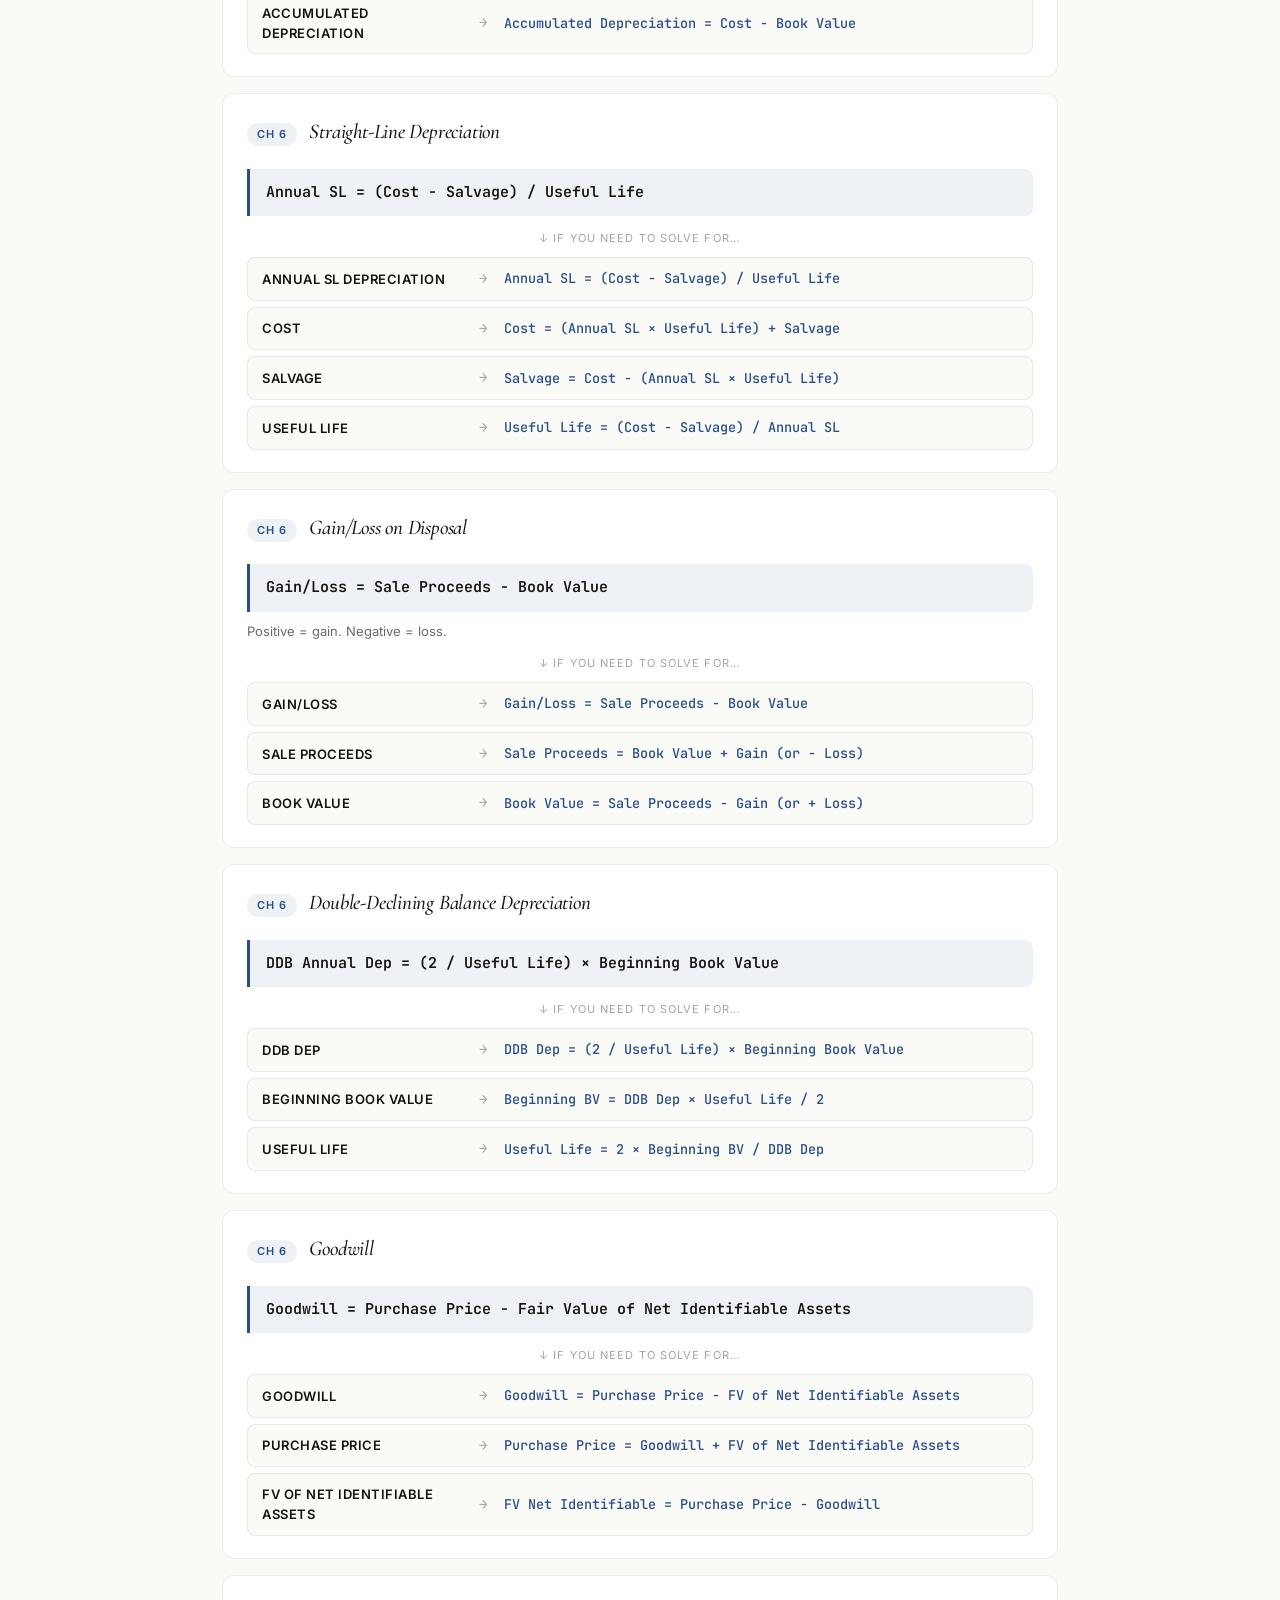
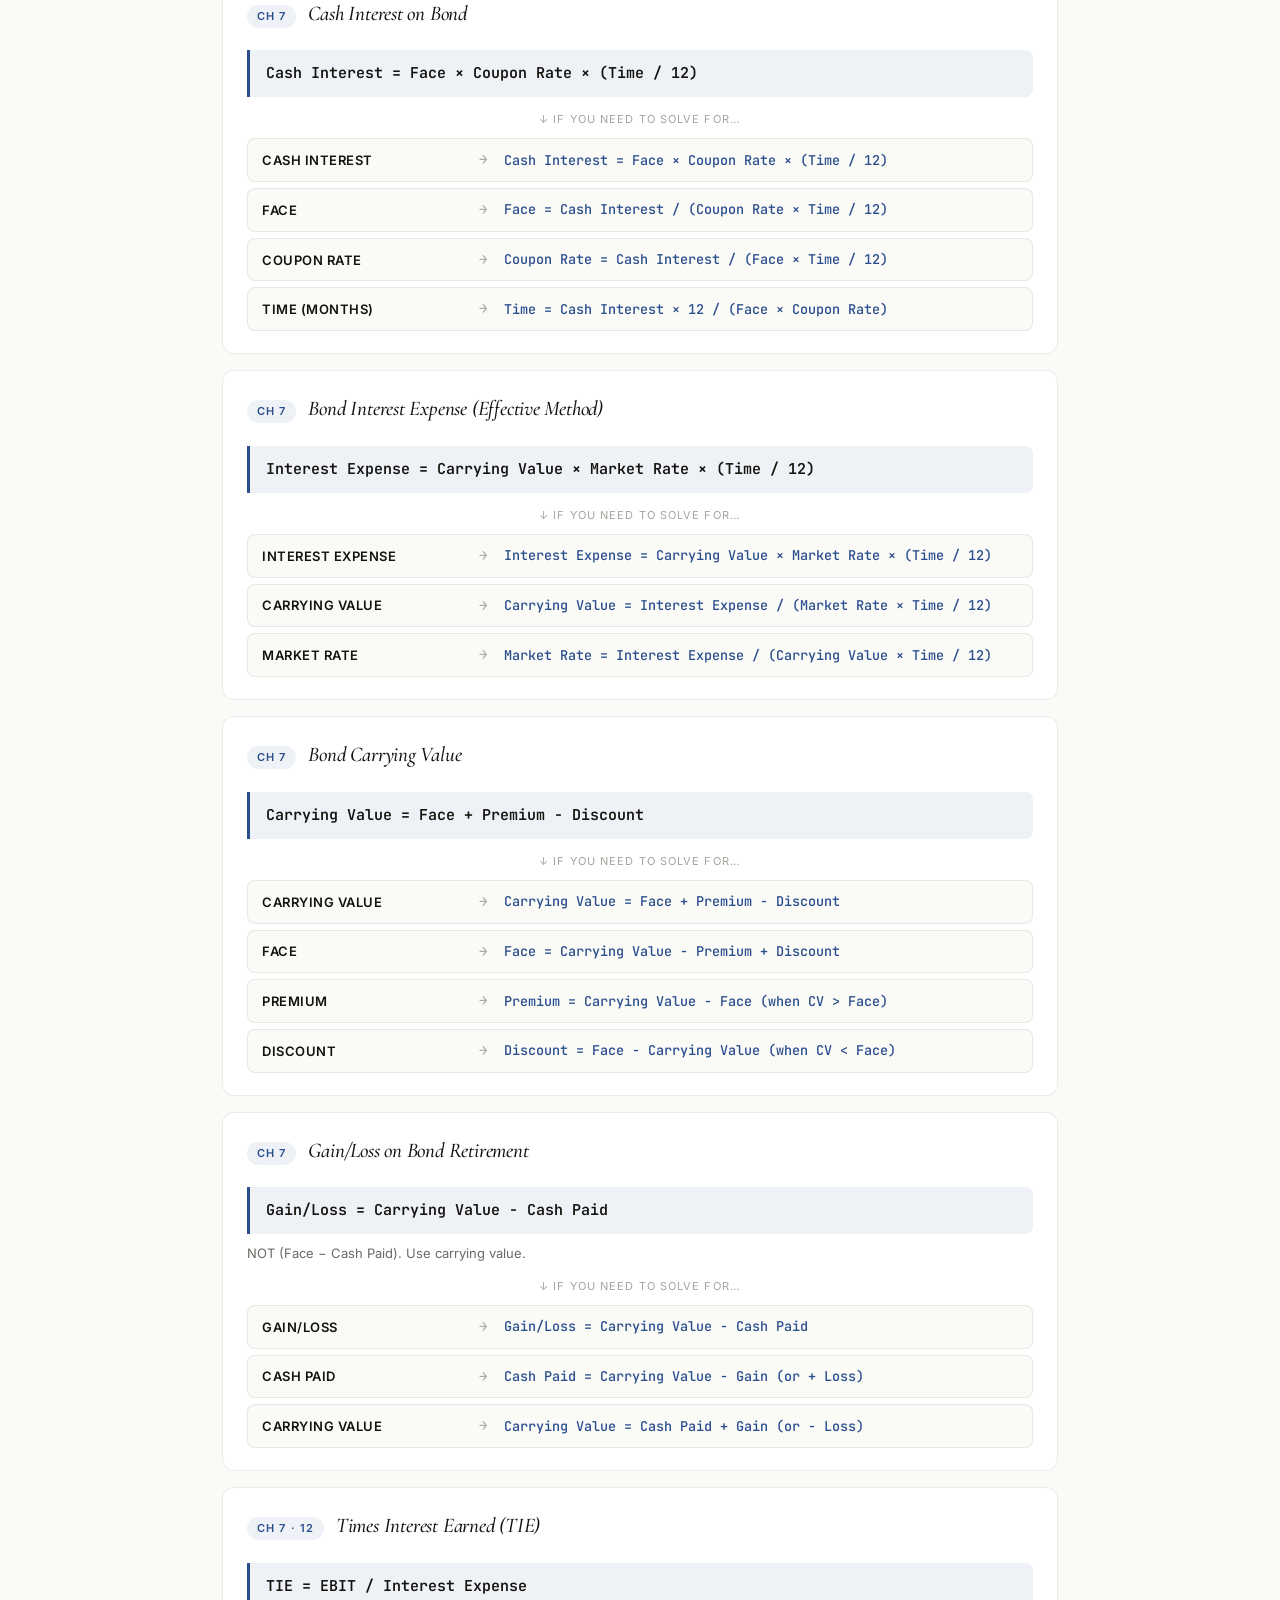
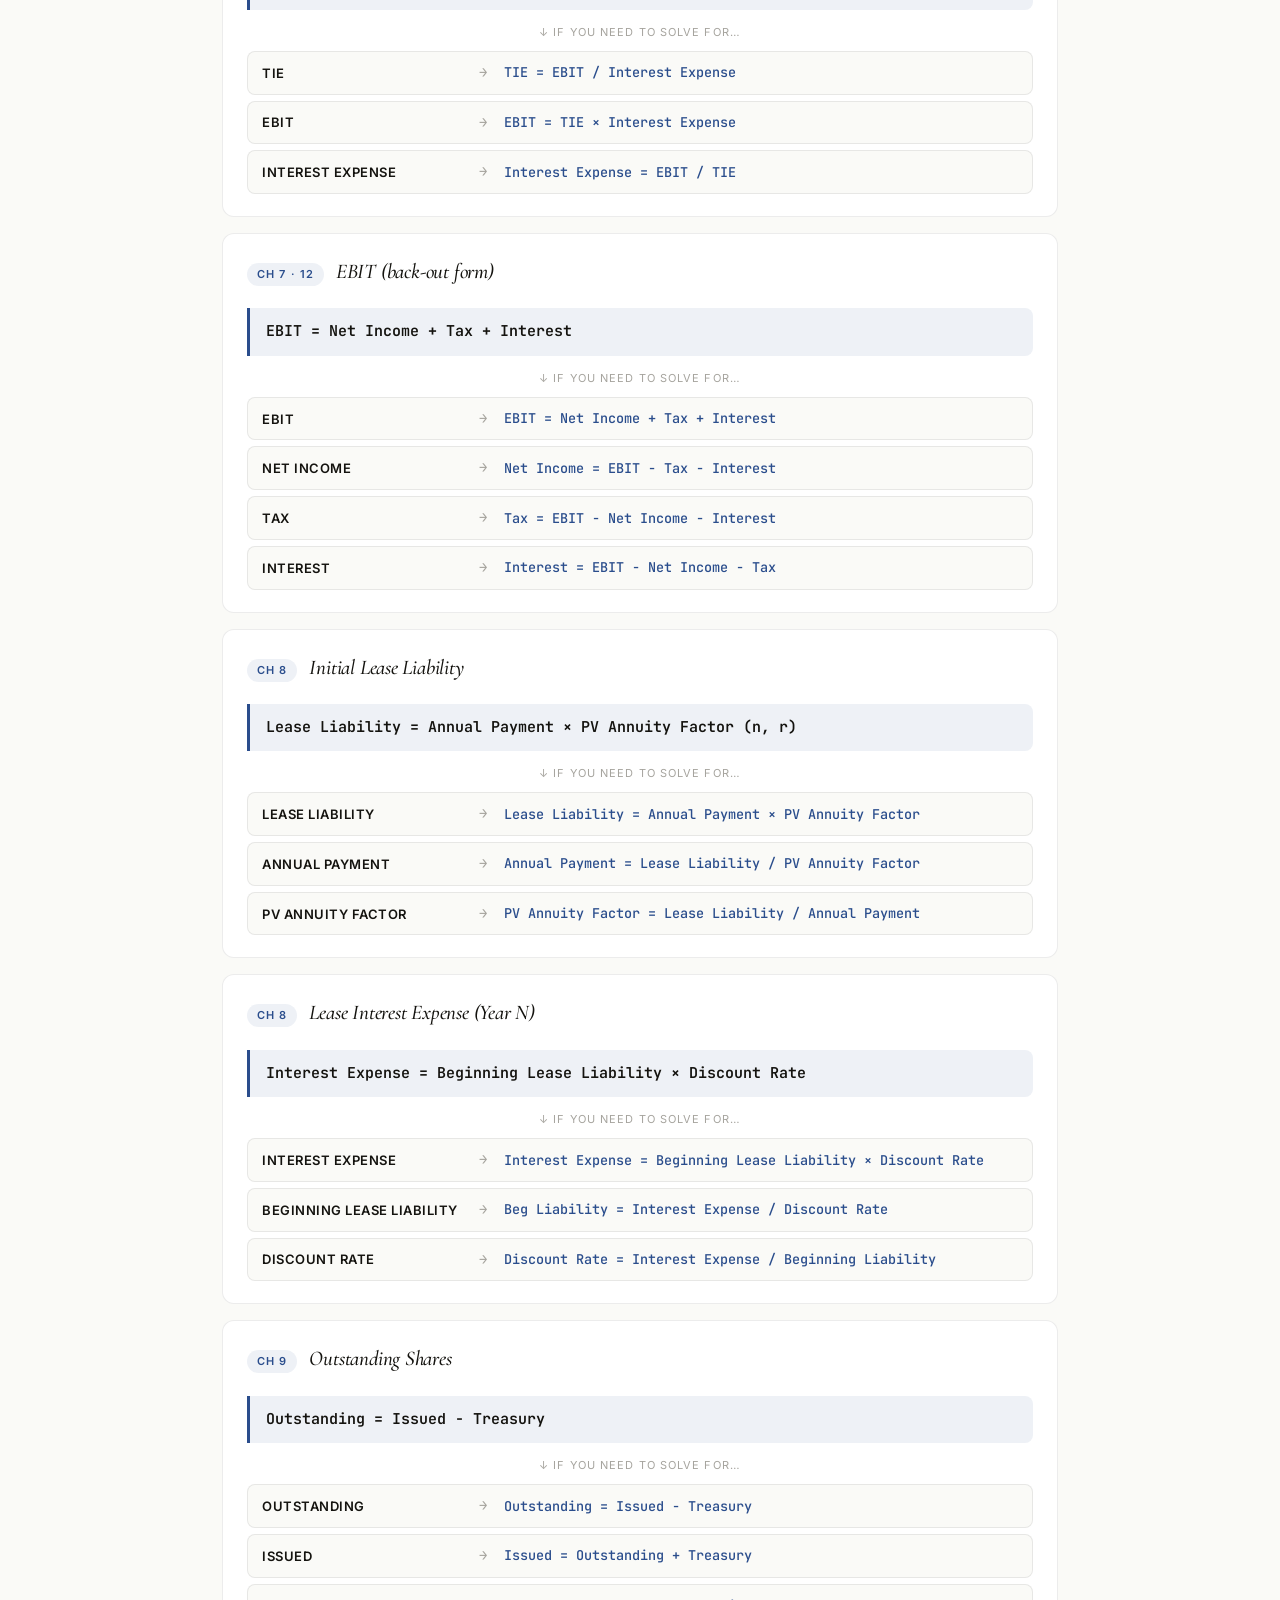
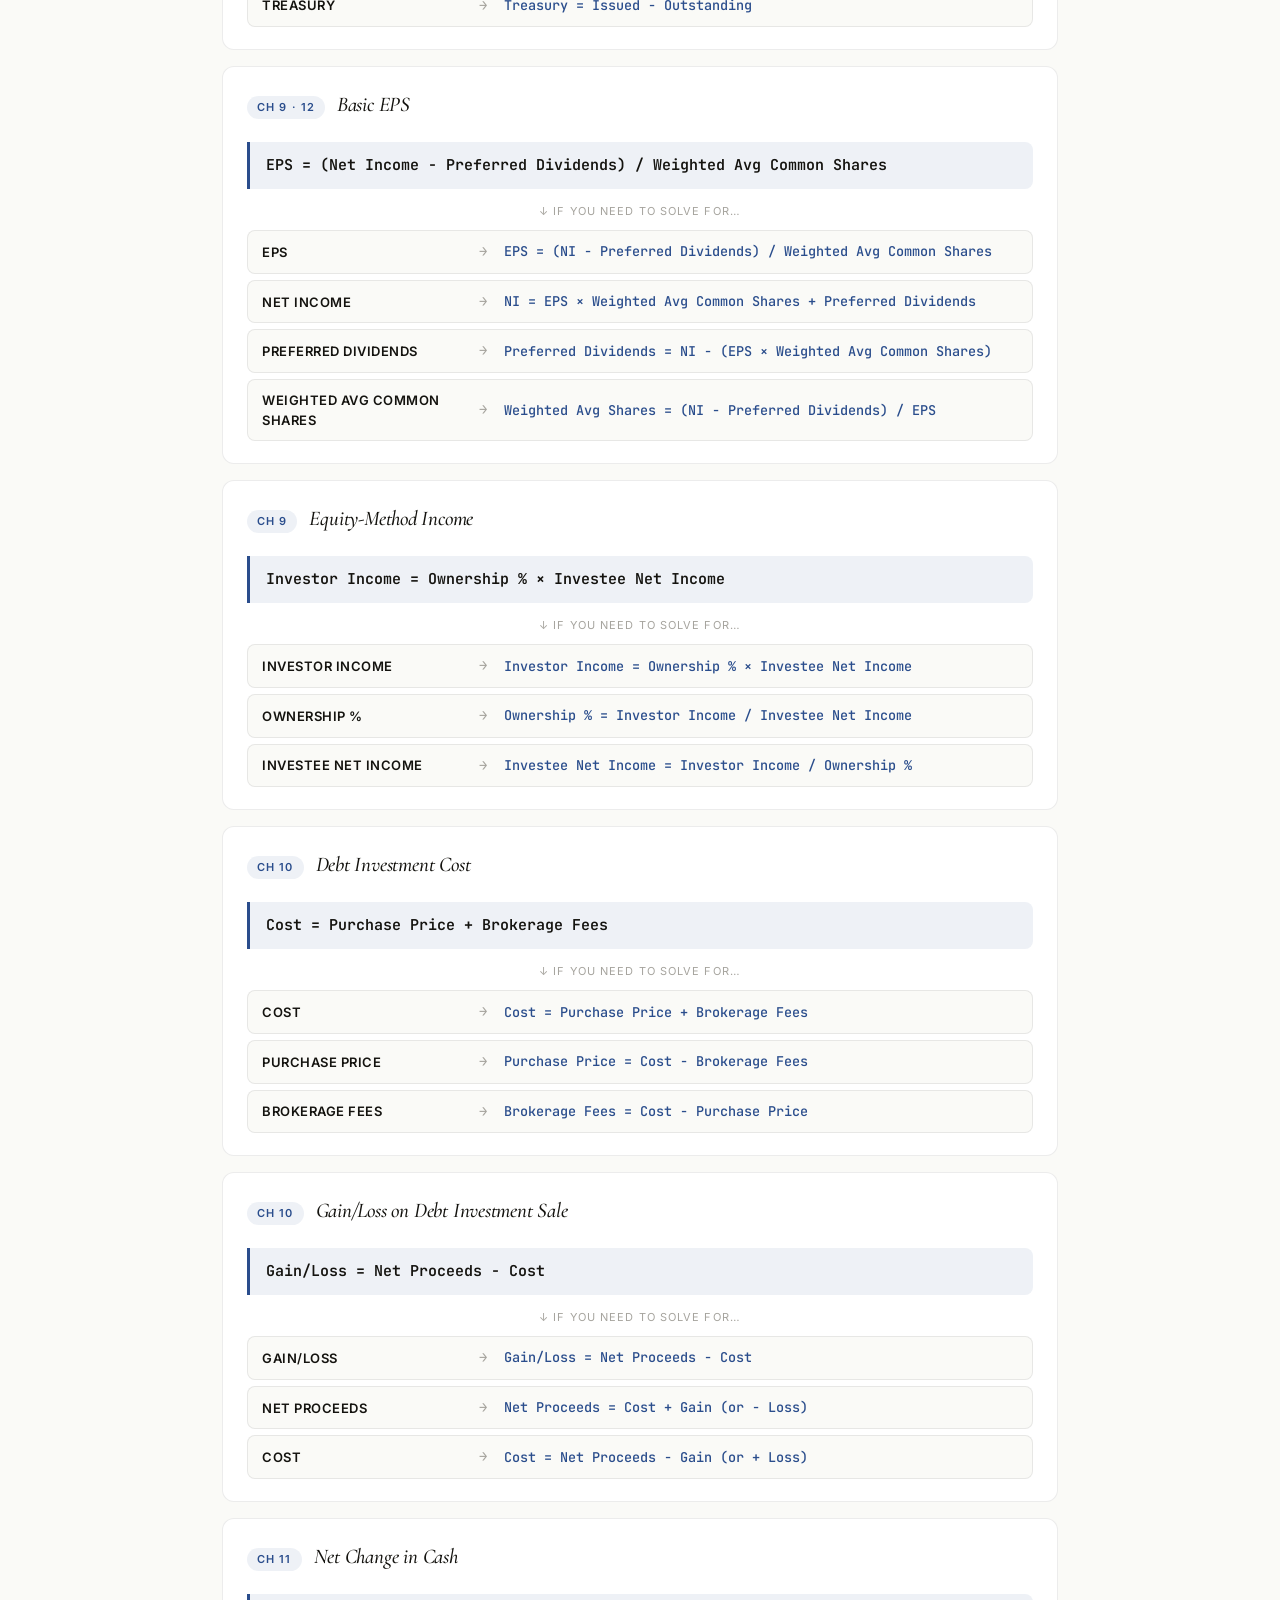
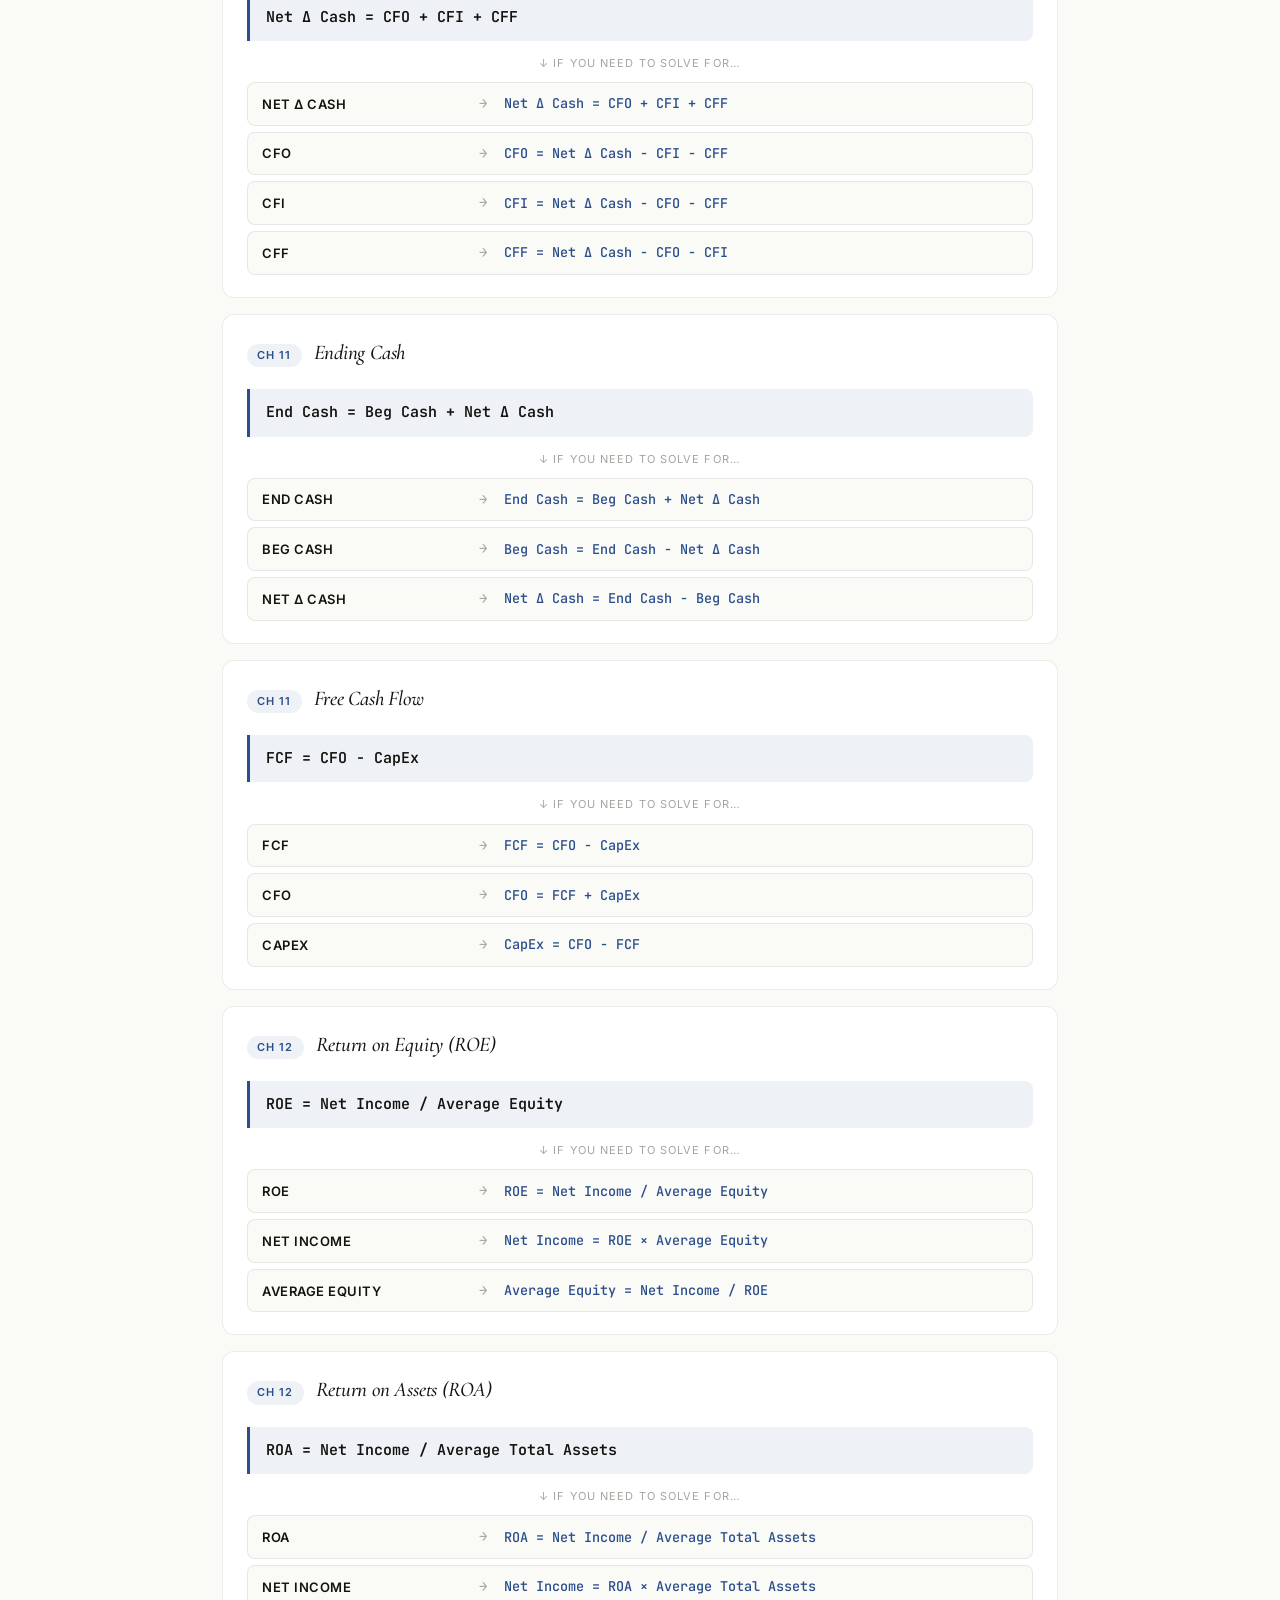
<file: rearrange.html>
<!DOCTYPE html>
<html lang="en" data-theme="light">
<head>
  <meta charset="UTF-8">
  <meta name="viewport" content="width=device-width, initial-scale=1.0">
  <title>Rearrange — FRA Exam Hub</title>
  <link rel="preconnect" href="https://fonts.googleapis.com">
  <link rel="preconnect" href="https://fonts.gstatic.com" crossorigin>
  <link href="https://fonts.googleapis.com/css2?family=Cormorant+Garamond:ital,wght@0,400;0,500;1,400;1,500&family=Inter:wght@400;500;600&family=JetBrains+Mono:wght@400;500&display=swap" rel="stylesheet">
  <link rel="stylesheet" href="css/style.css">
</head>
<body>
  <div class="wrap">
    <header class="topbar">
      <div class="brand"><a href="index.html">FRA <em>Exam Hub</em></a></div>
      <div class="crumbs"><a href="index.html">← Home</a></div>
      <div class="topbar-actions">
        <button class="icon-btn" id="theme-toggle" title="Toggle dark mode">☾</button>
      </div>
    </header>

    <div class="eyebrow">Mode 08</div>
    <h1 class="display"><em>Rearrange</em>.</h1>
    <p class="lede">Every core formula shown with all its algebraic forms. Whatever you need to solve for — pick the form that has it on the left.</p>

    <div class="filter-row" id="ch-filter"></div>
    <input type="text" id="rearr-search" class="vault-search" placeholder="Search — e.g. ROE, COGS, dividends, depreciation, EPS...">

    <div id="rearrange-list"></div>

    <p class="footnote">If a rearrangement you need isn't shown, it follows from the same algebra — try it yourself.</p>
  </div>
  <script src="js/data.js"></script>
  <script src="js/app.js"></script>
  <script src="js/rearrange.js"></script>
</body>
</html>
</file>
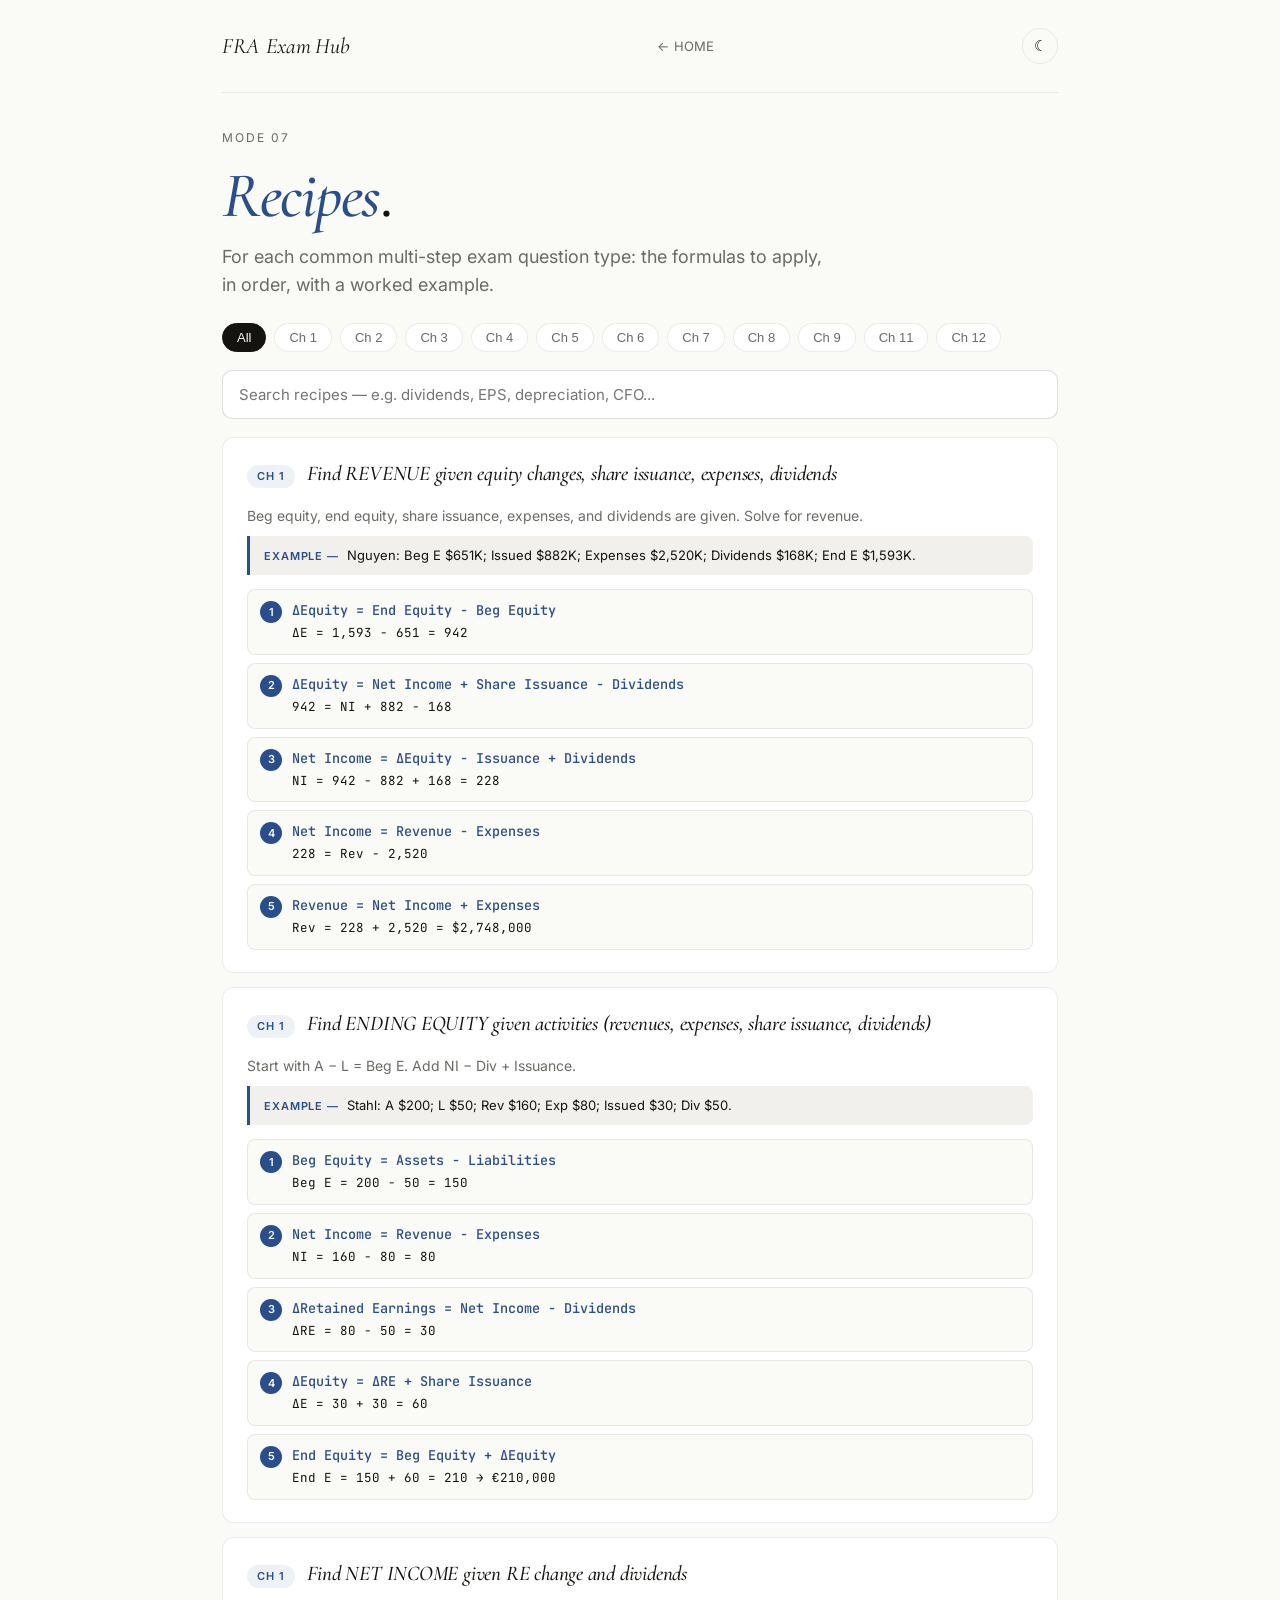
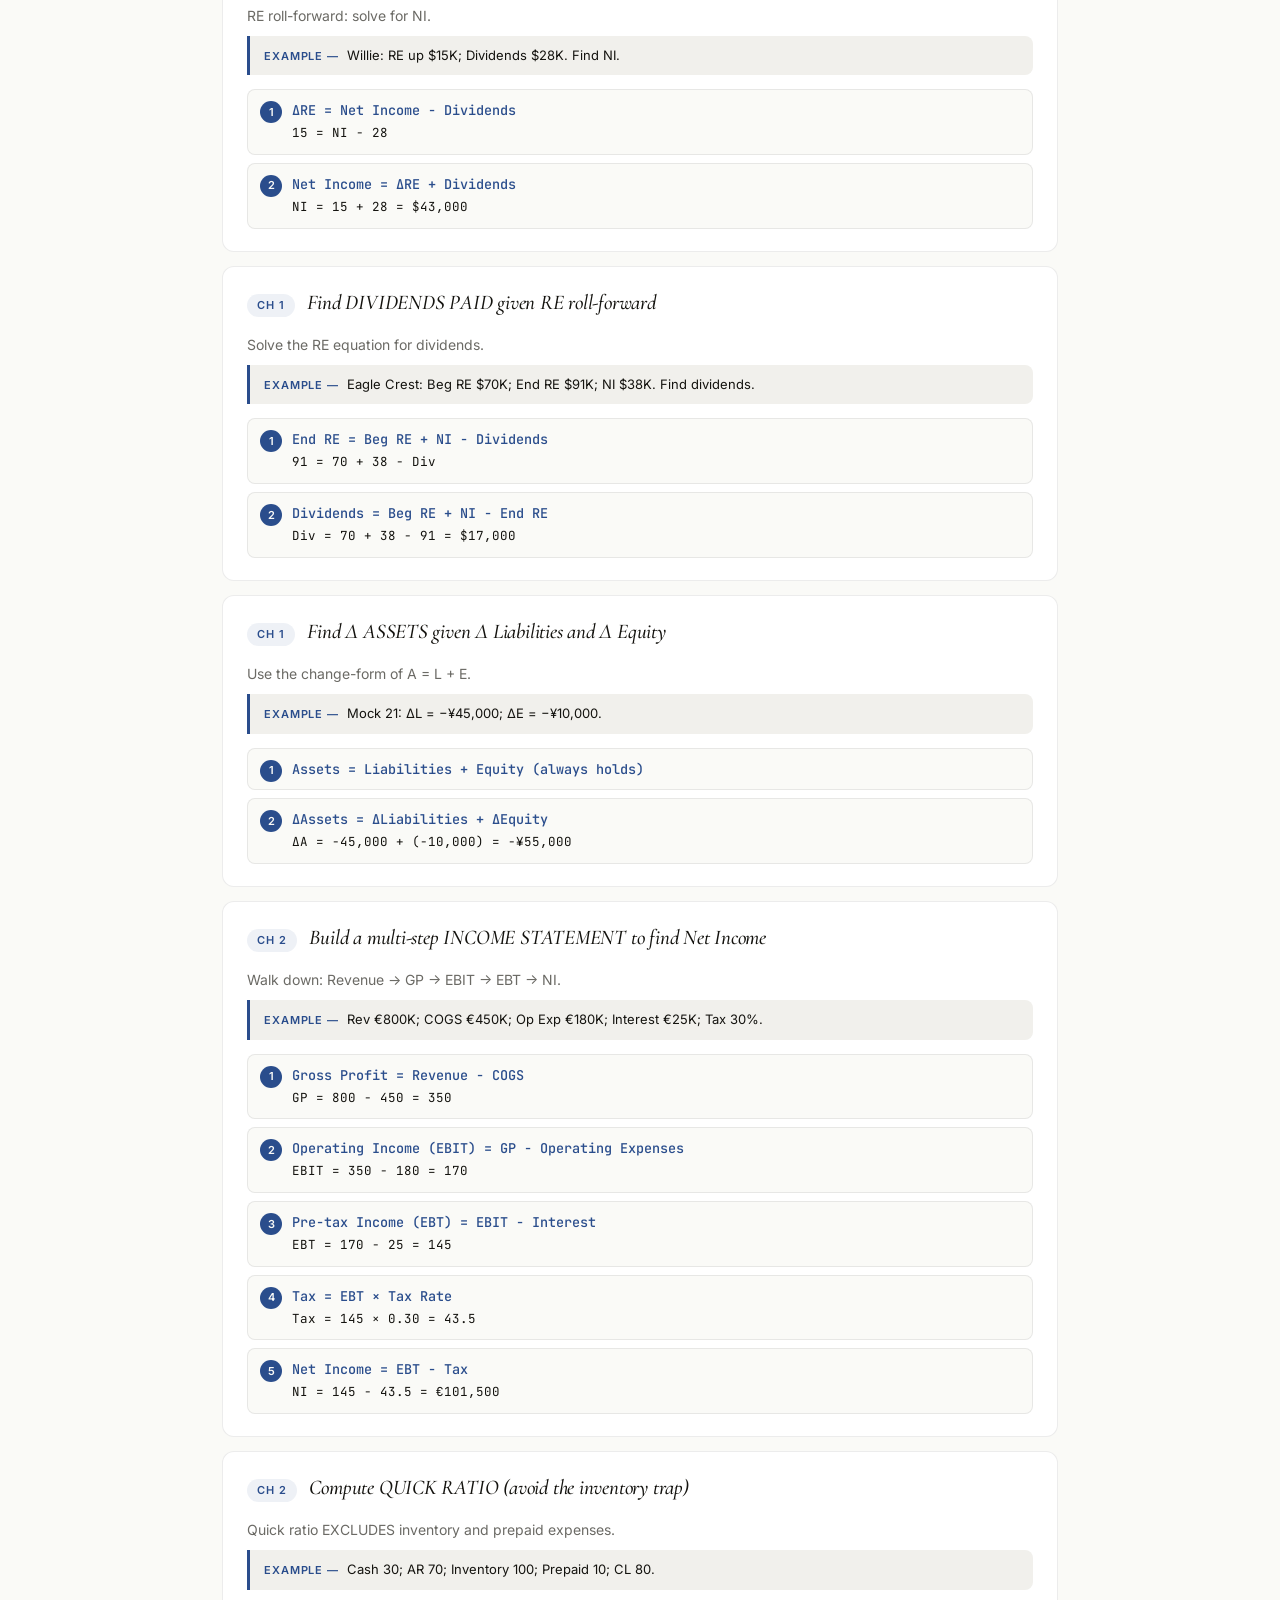
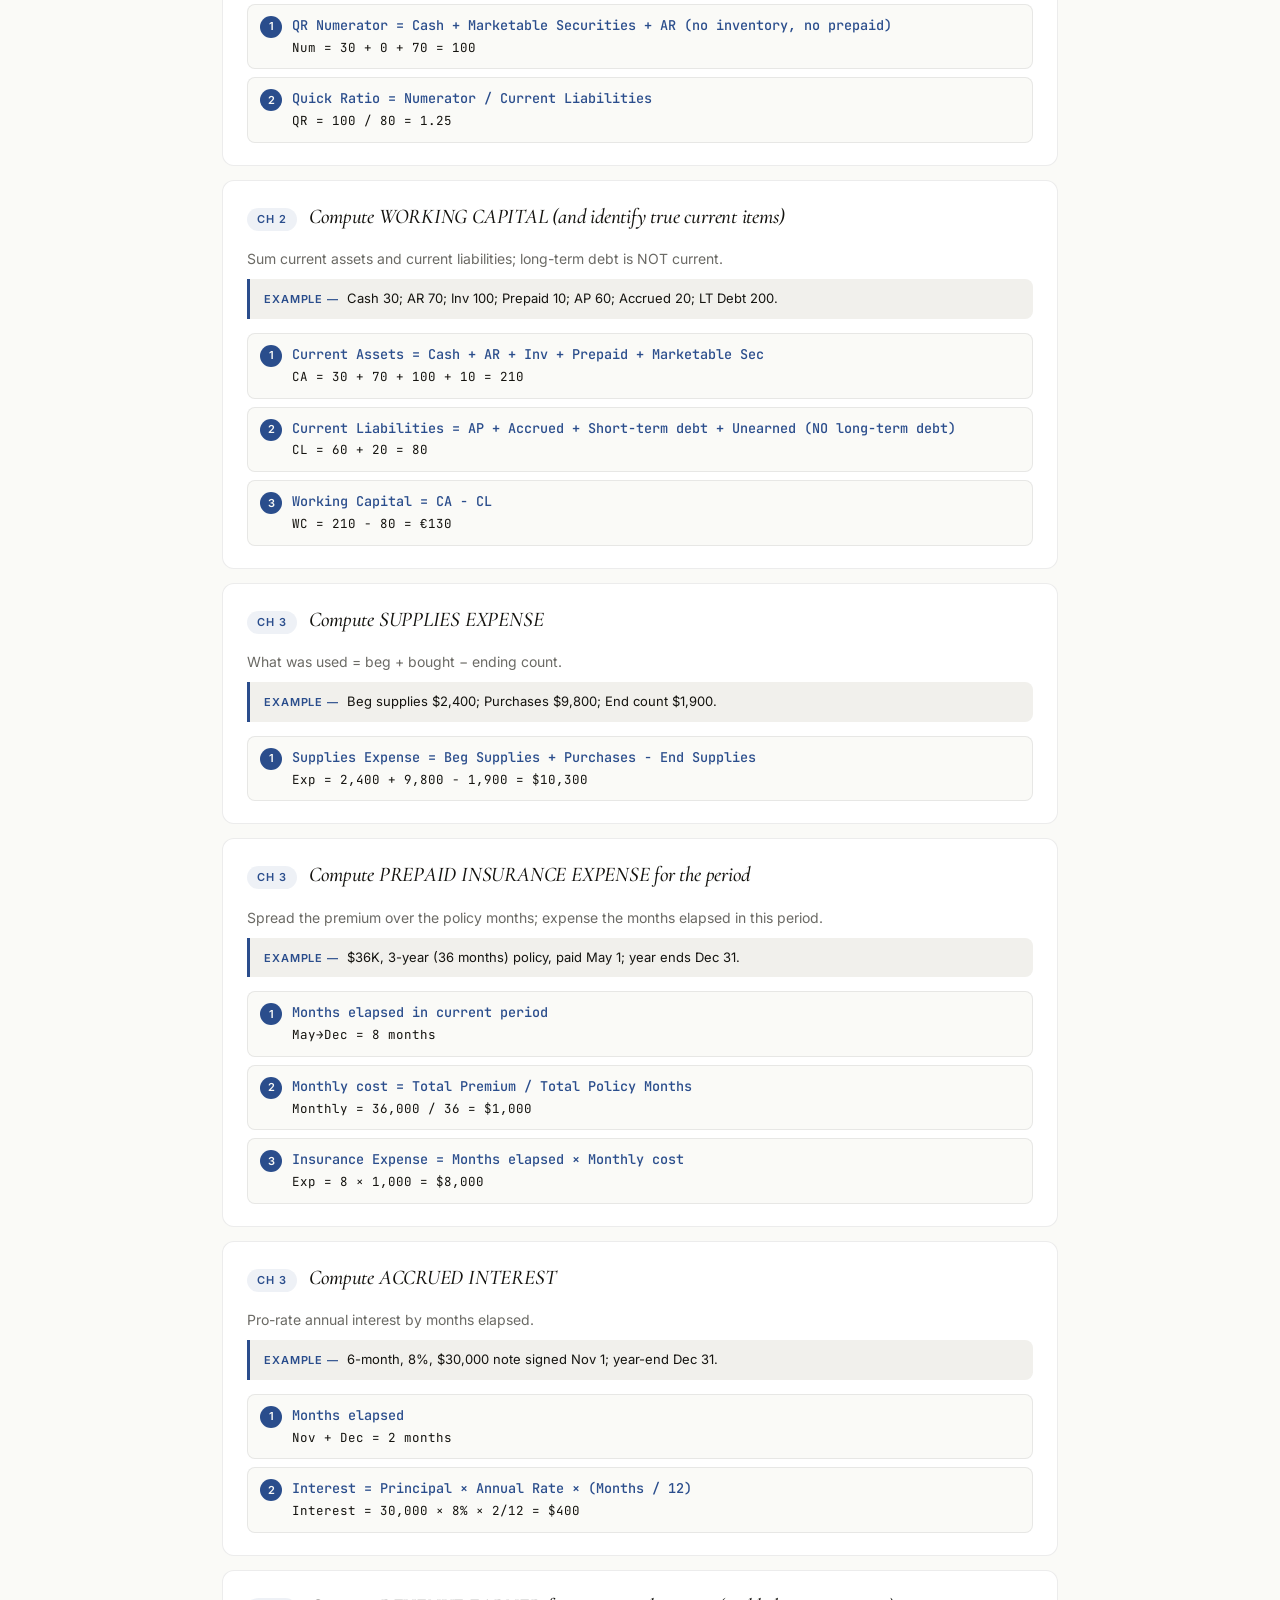
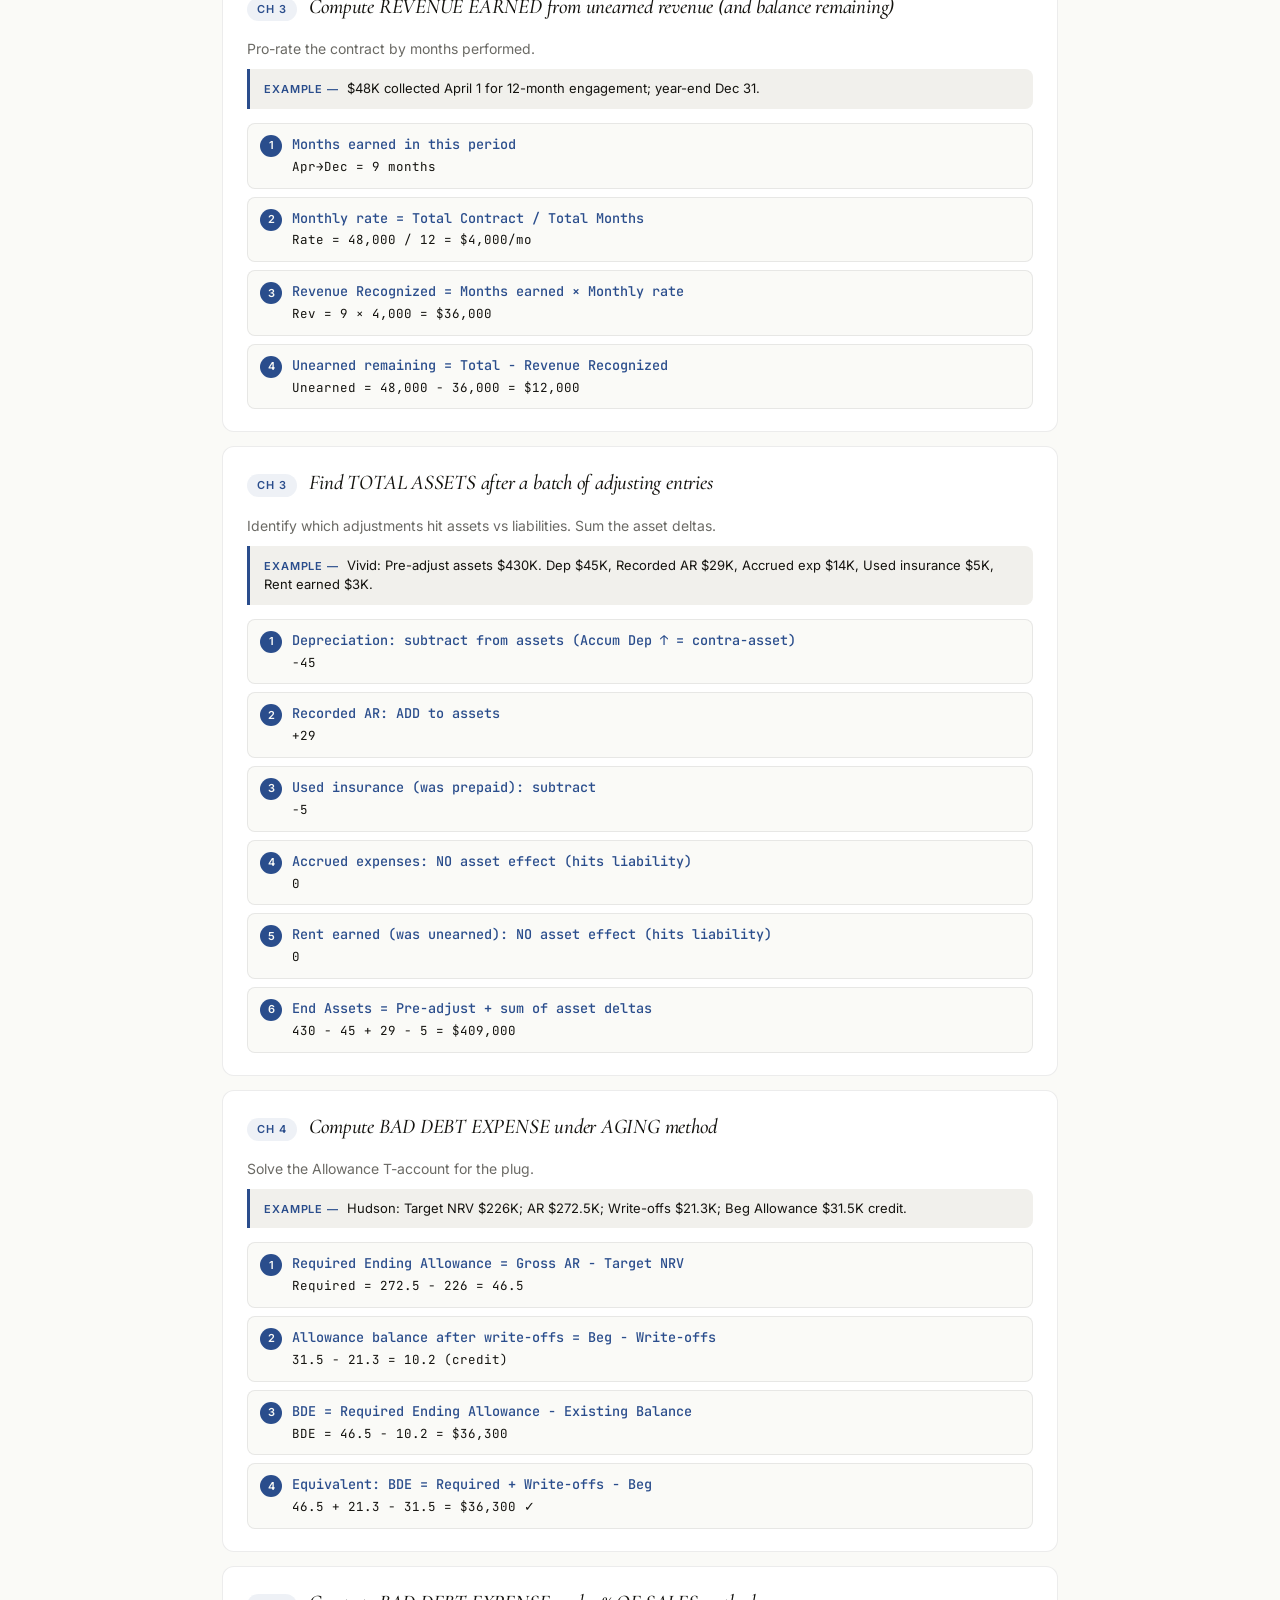
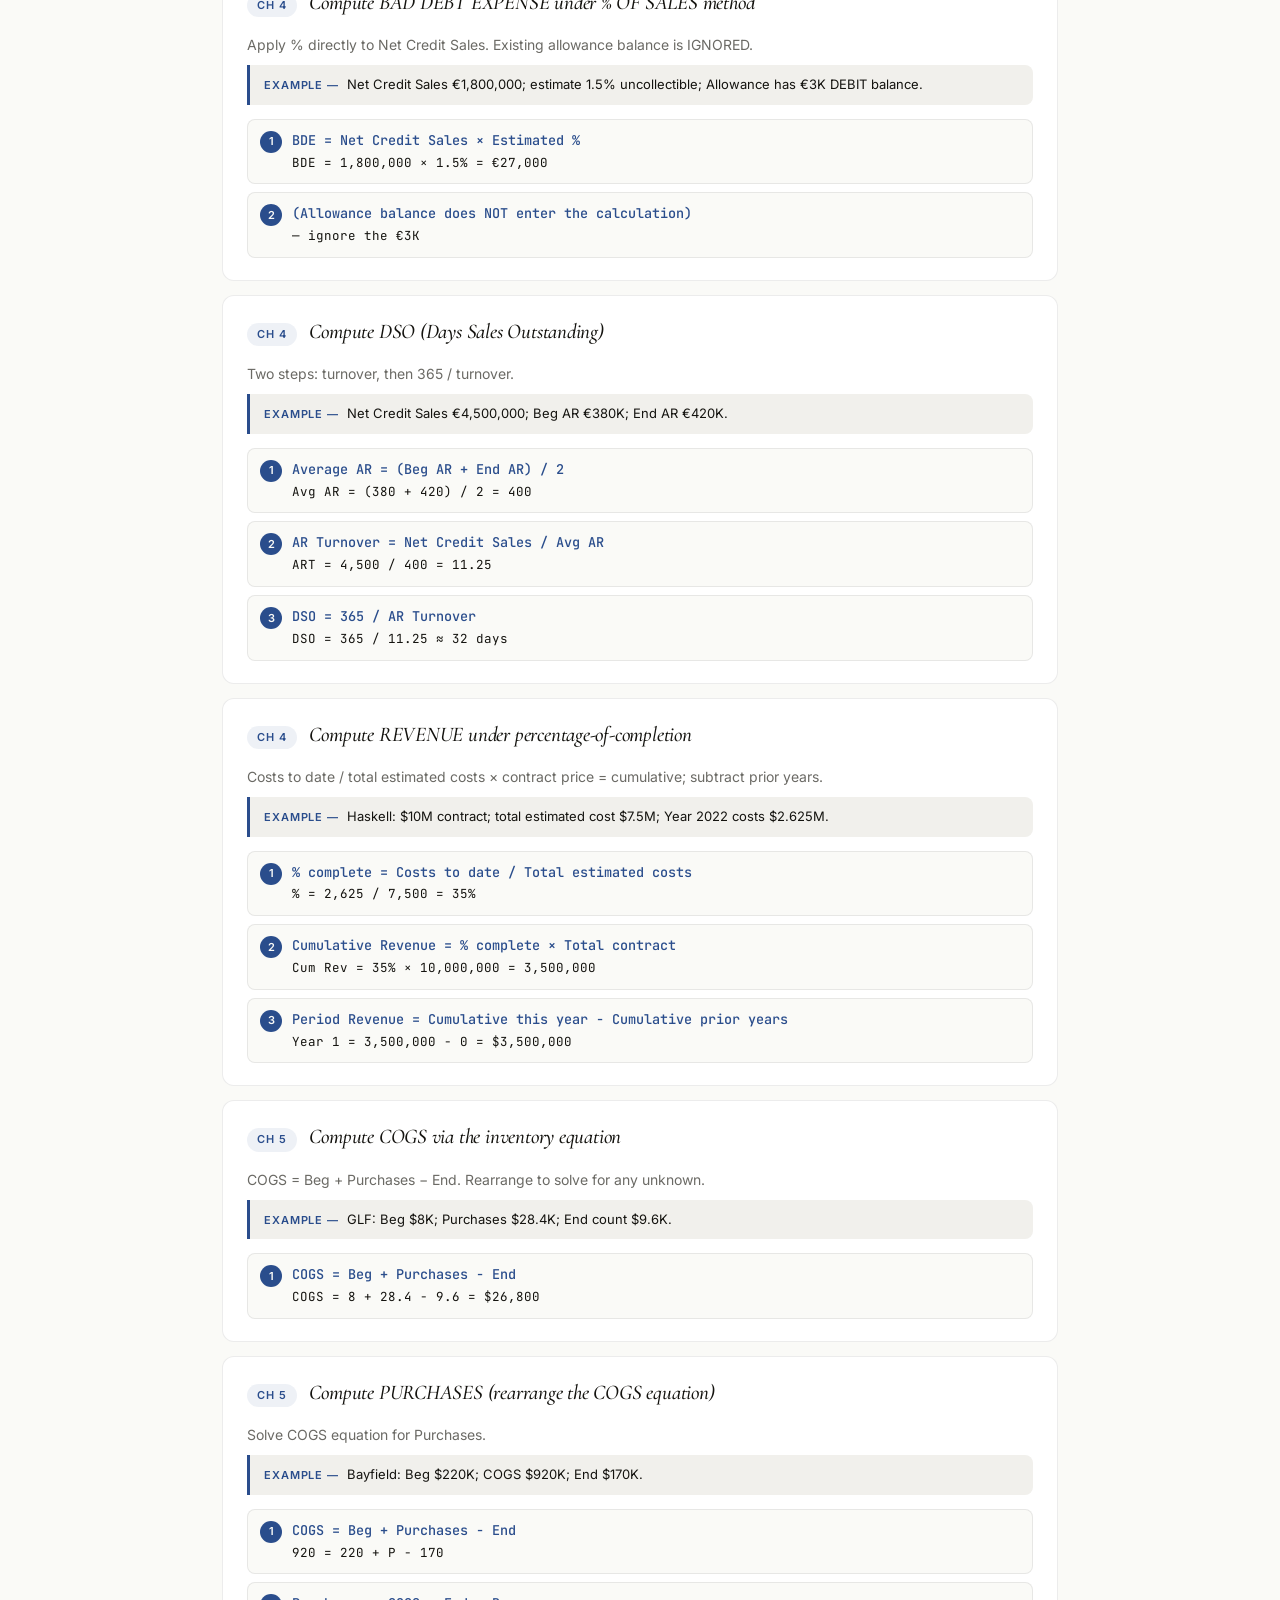
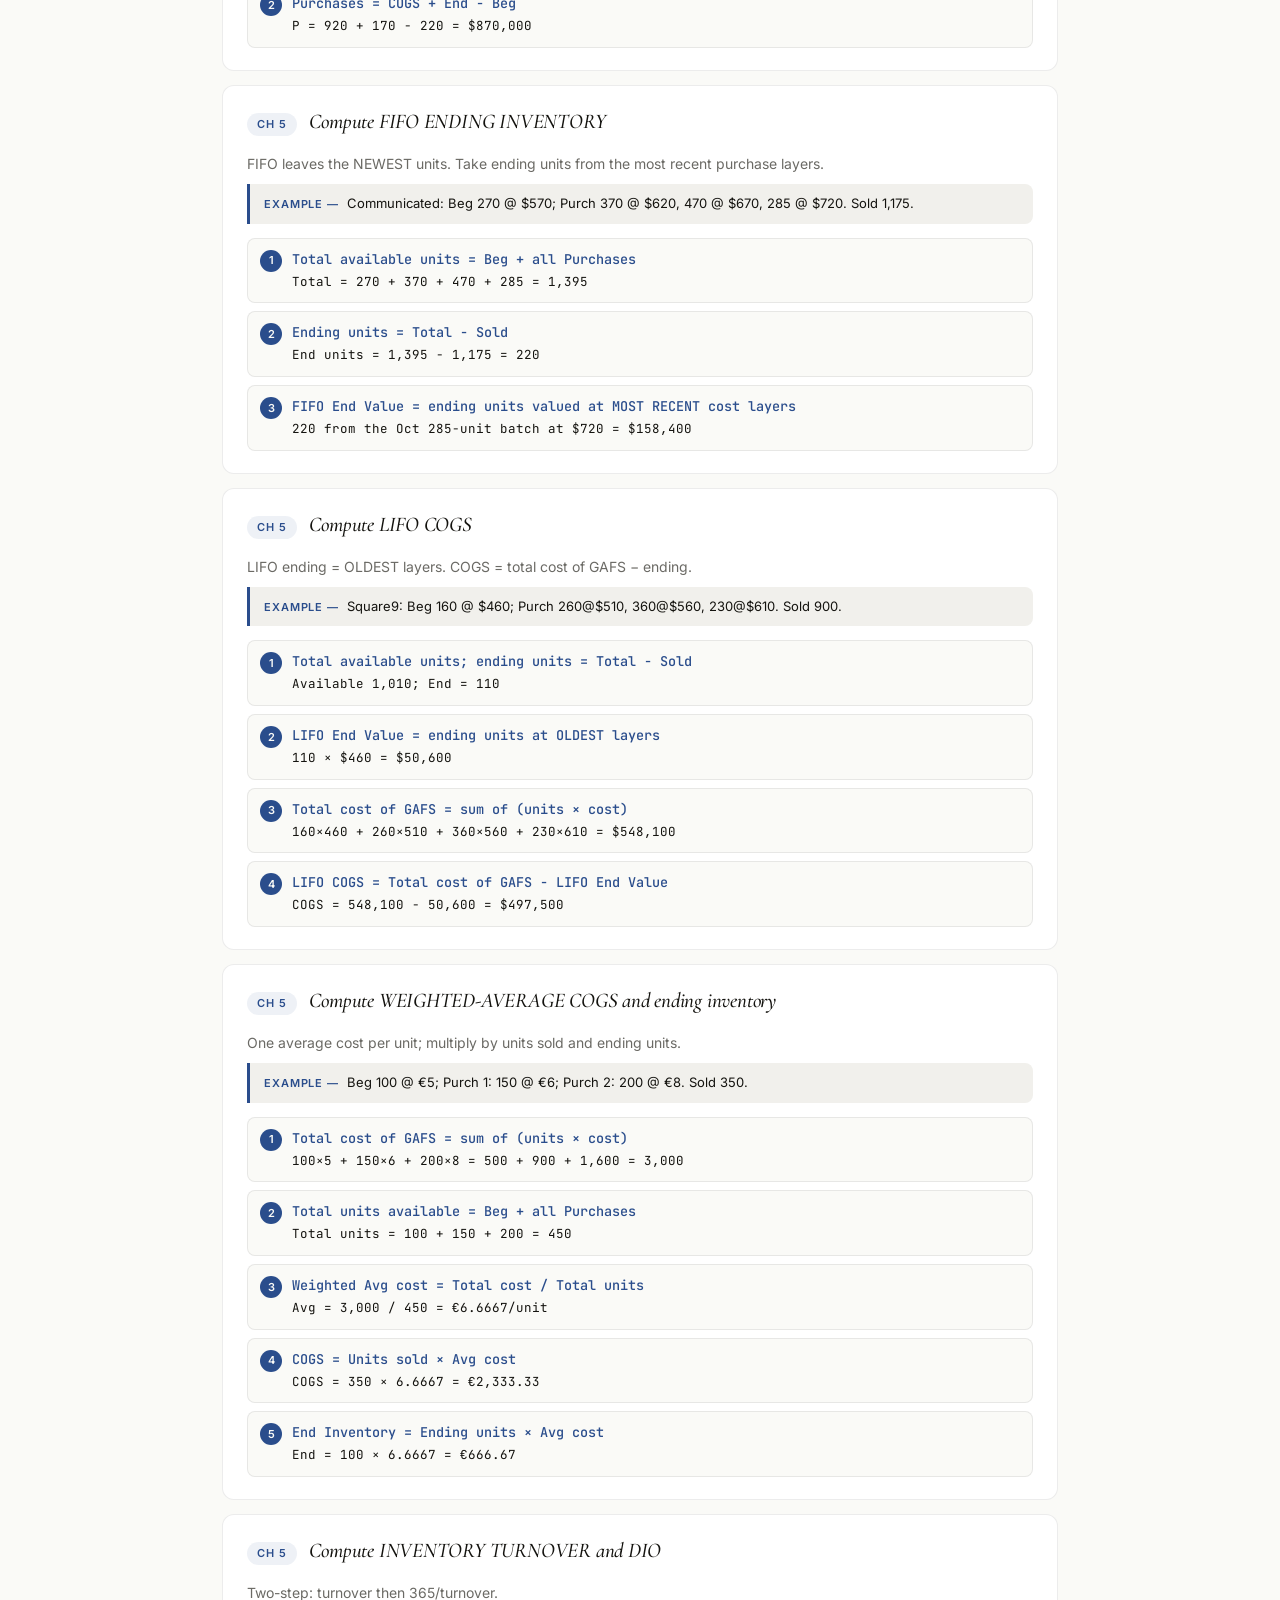
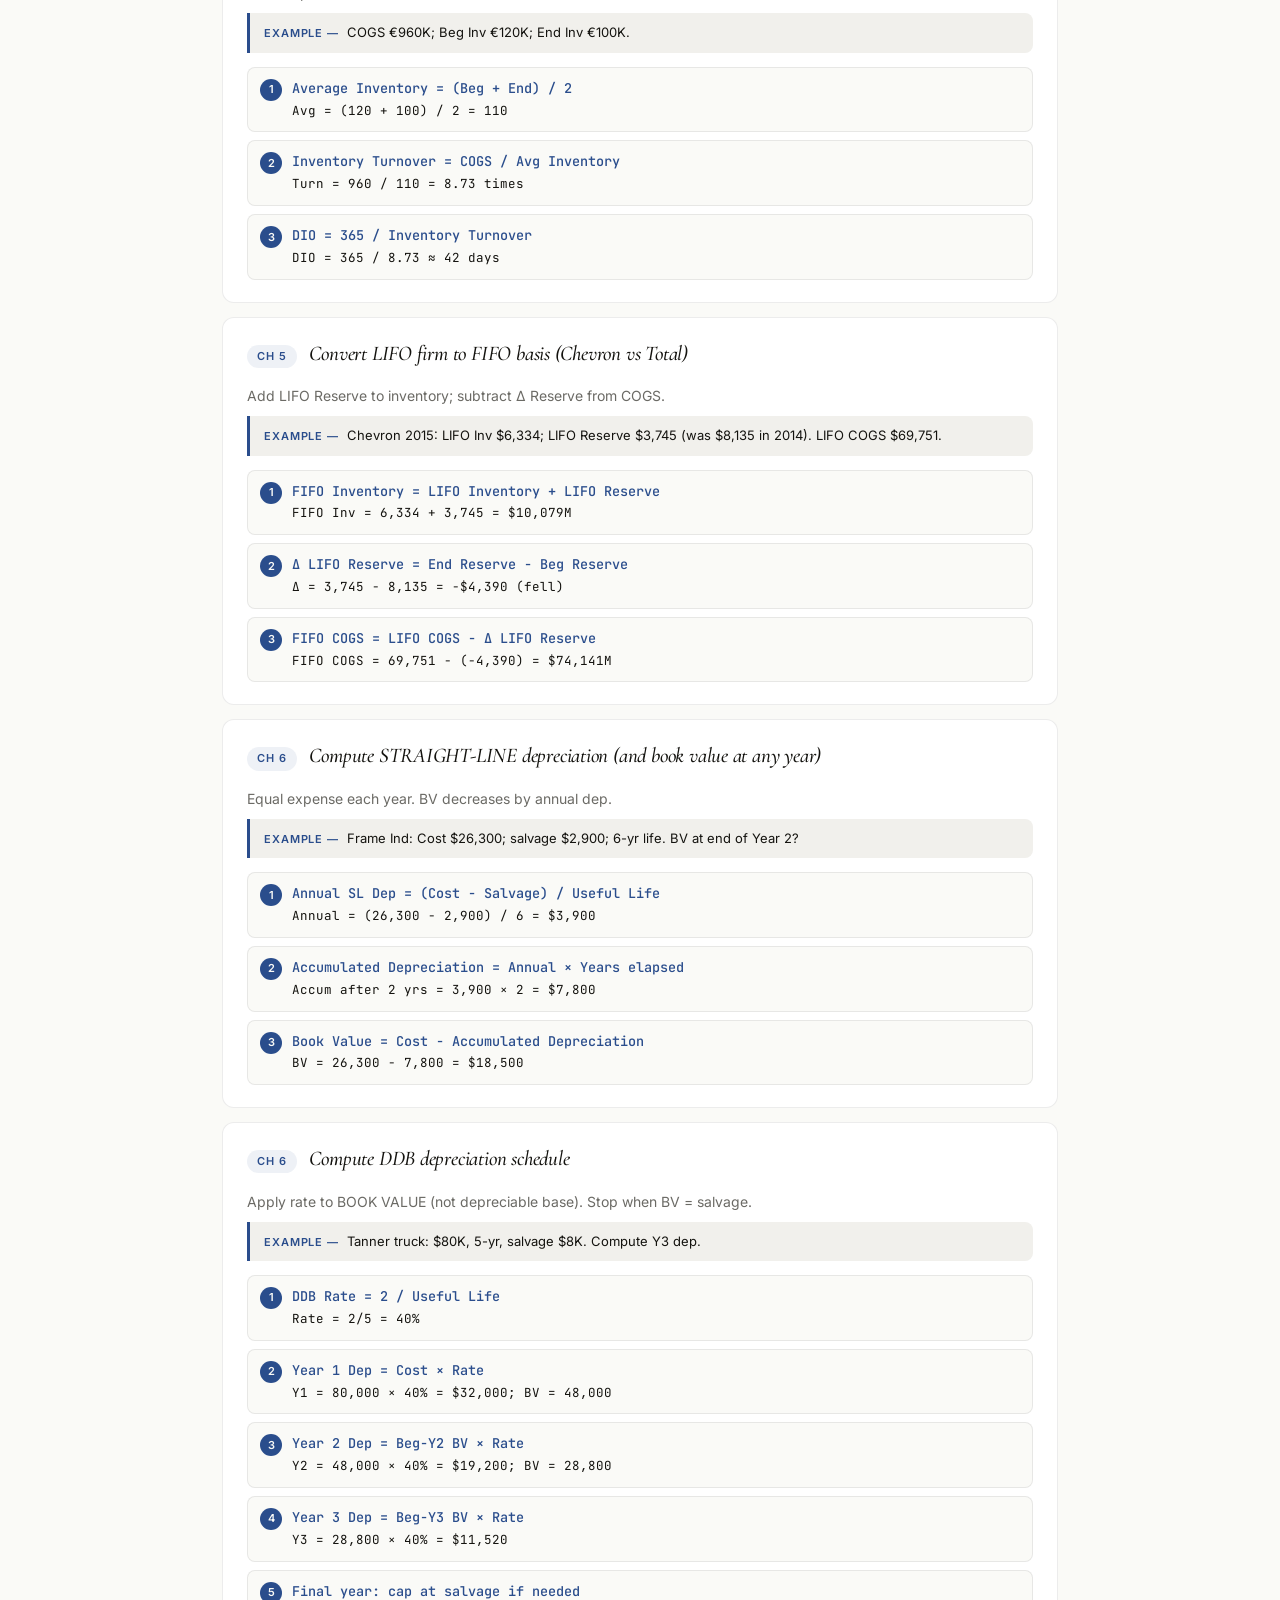
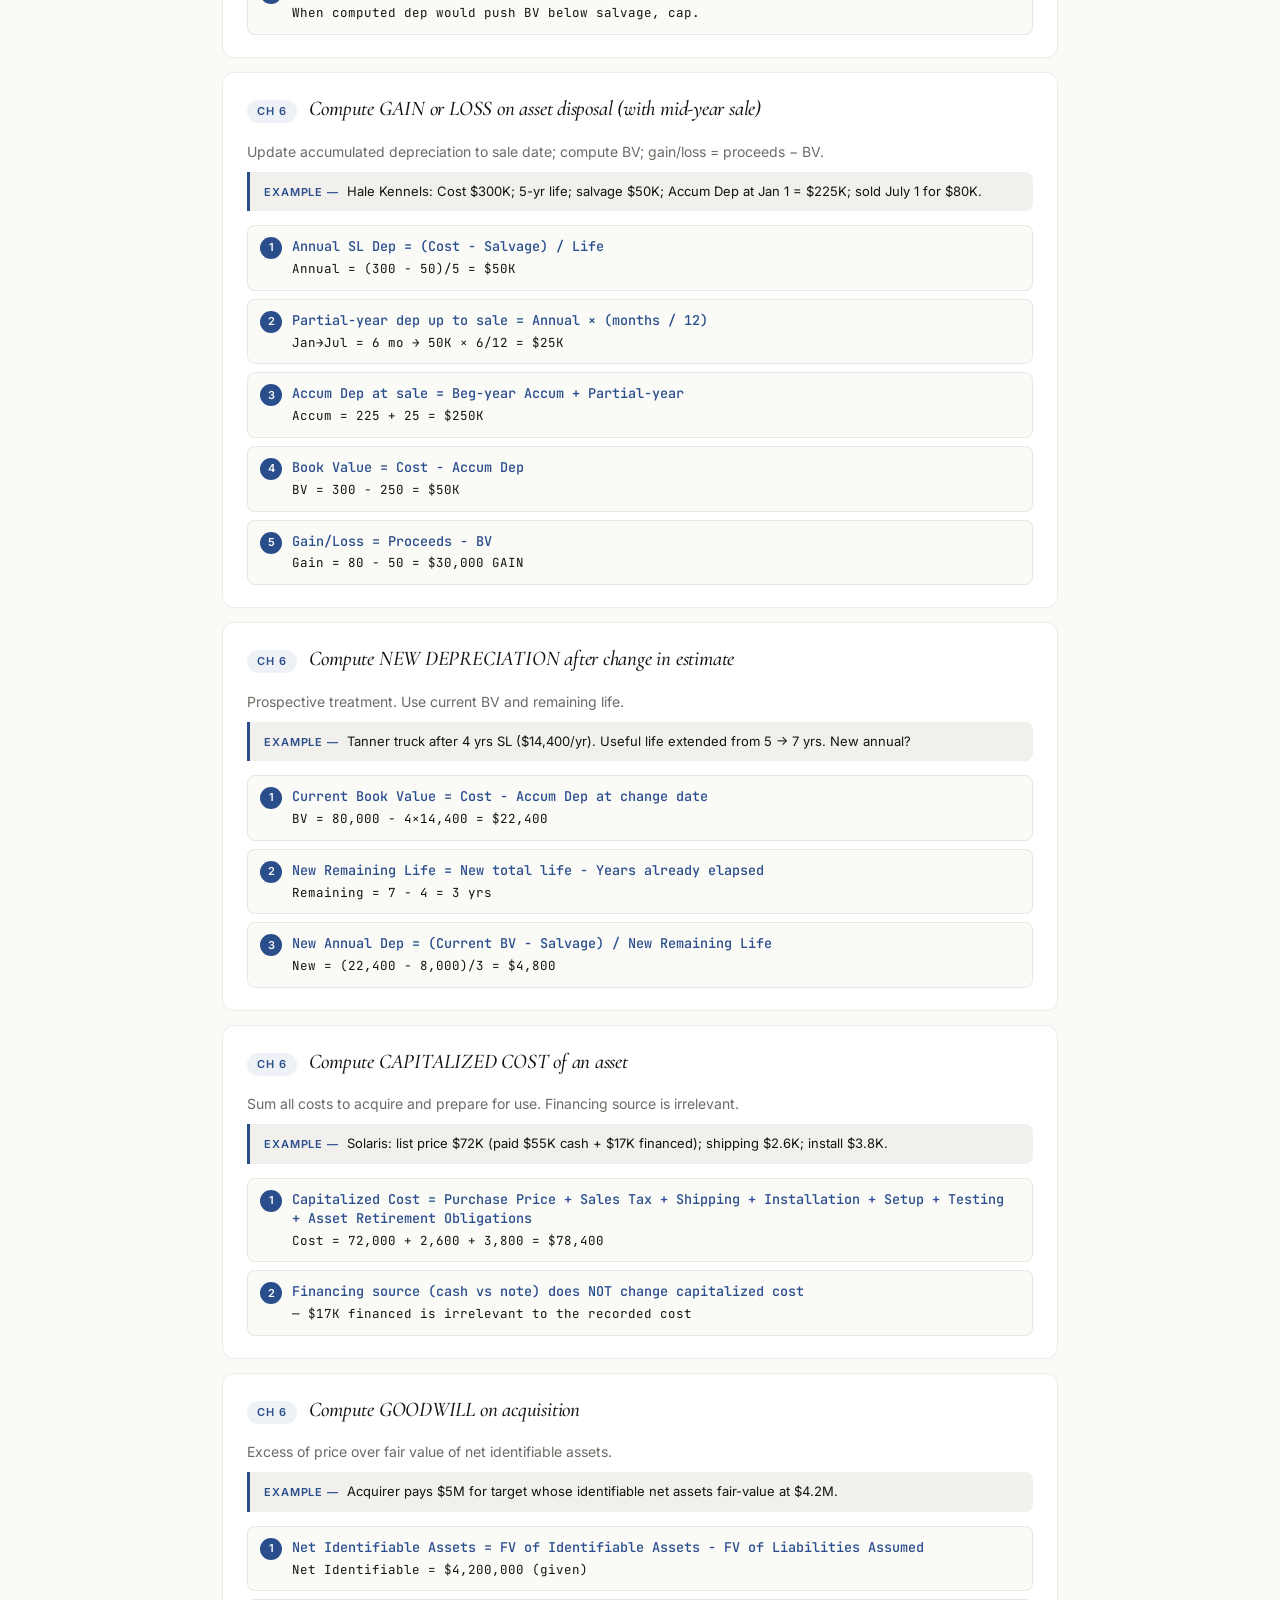
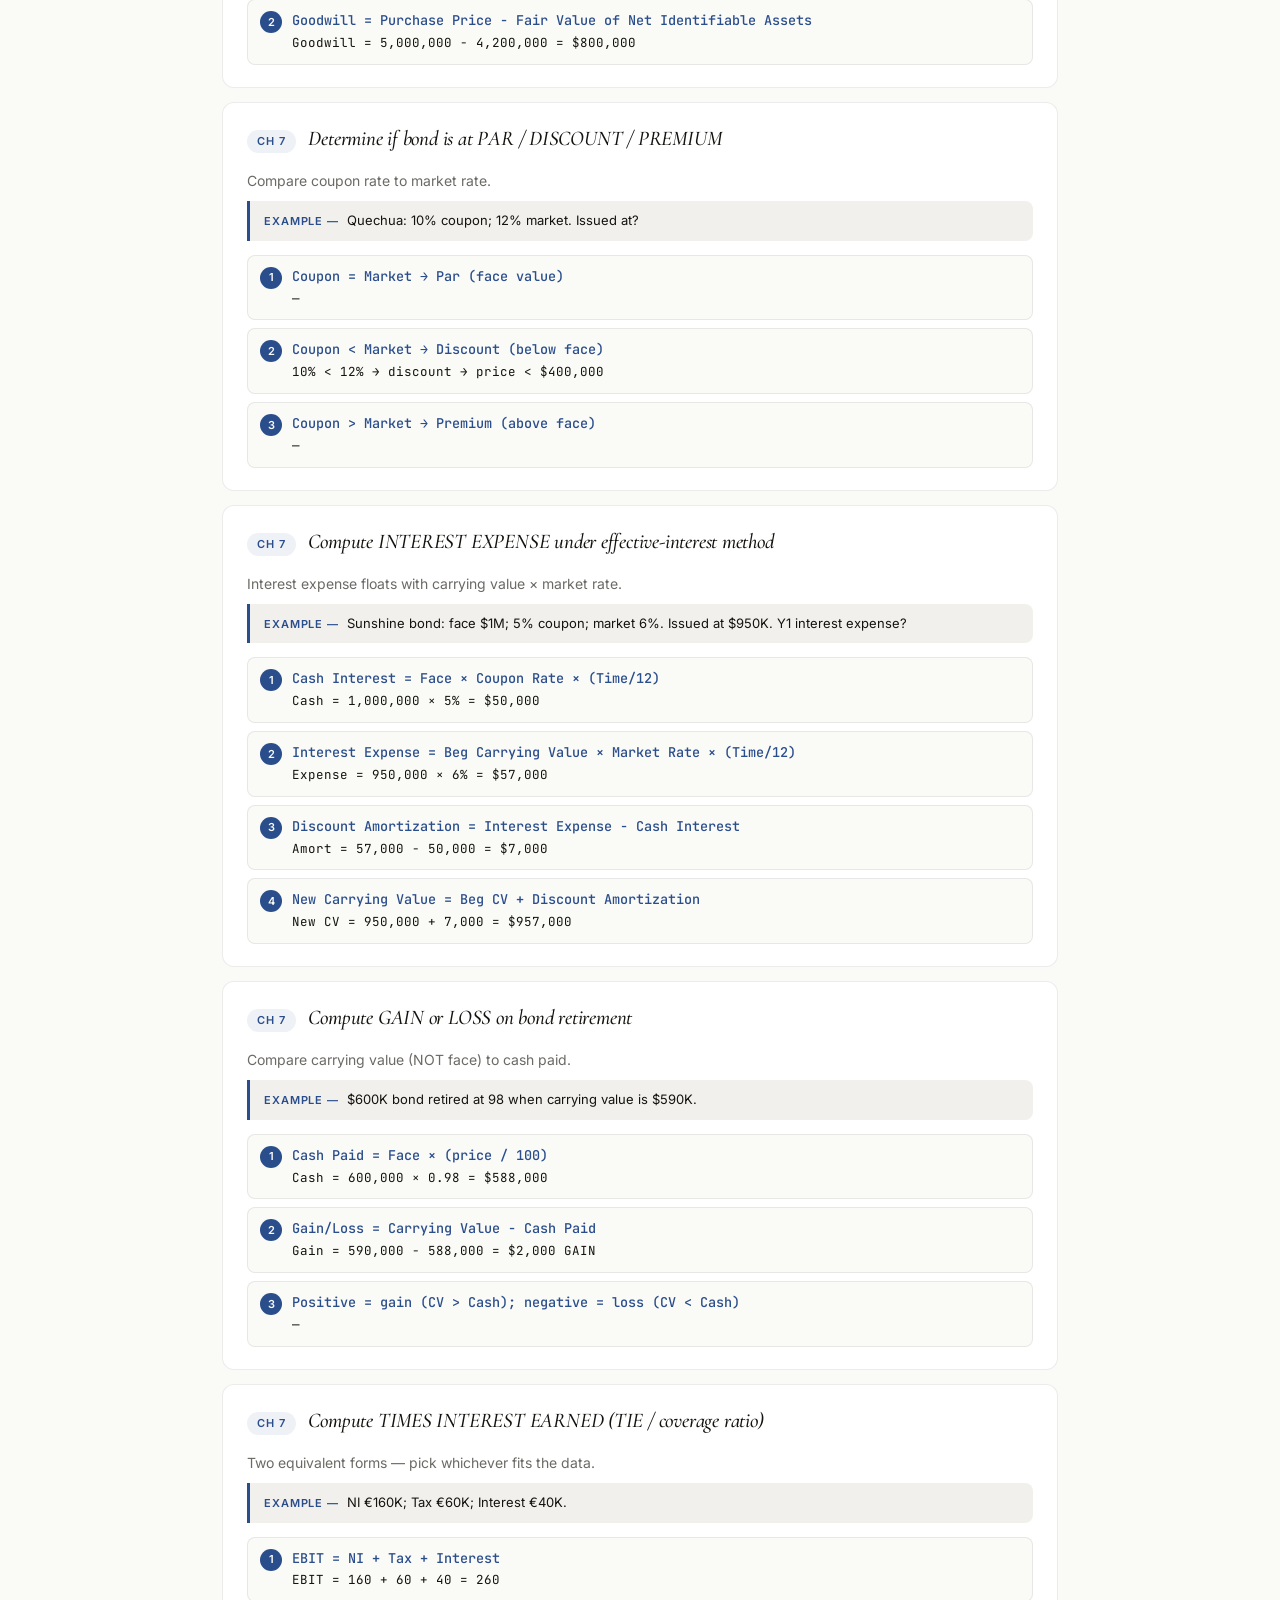
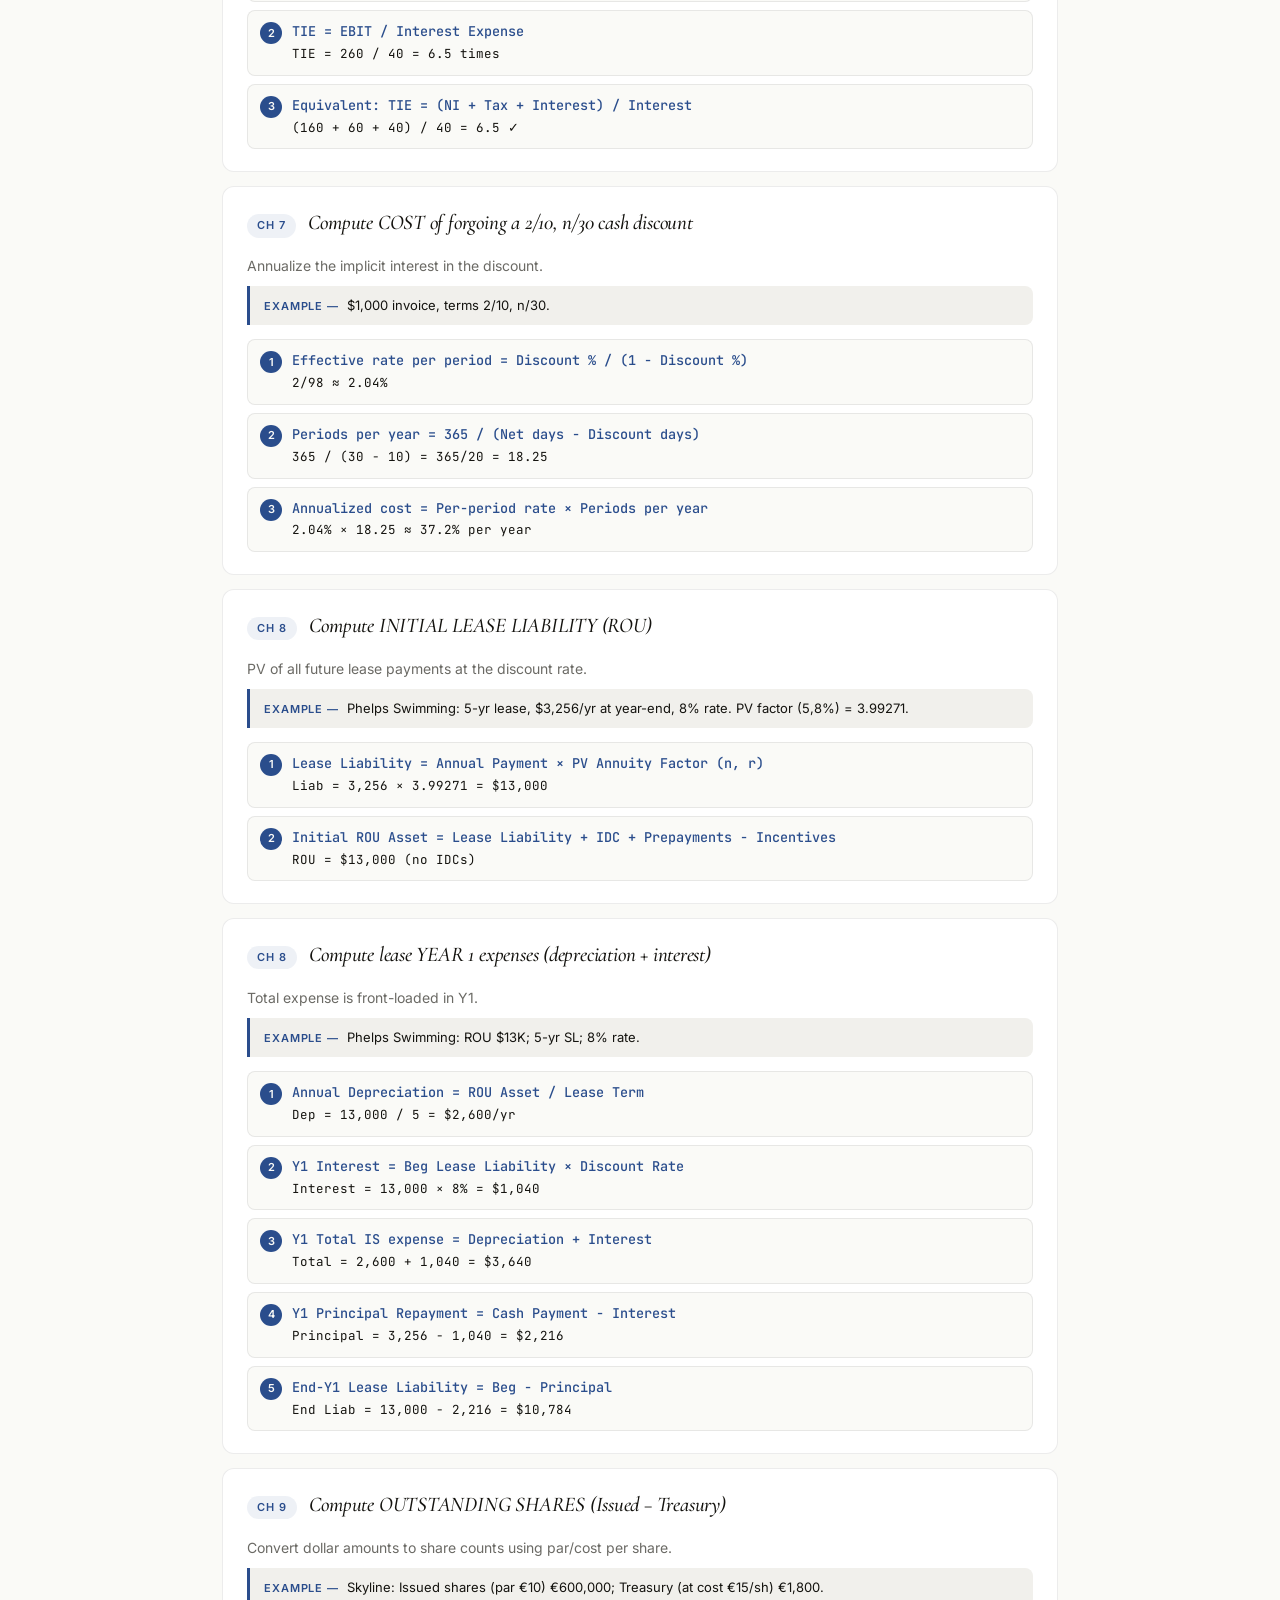
<file: recipes.html>
<!DOCTYPE html>
<html lang="en" data-theme="light">
<head>
  <meta charset="UTF-8">
  <meta name="viewport" content="width=device-width, initial-scale=1.0">
  <title>Recipes — FRA Exam Hub</title>
  <link rel="preconnect" href="https://fonts.googleapis.com">
  <link rel="preconnect" href="https://fonts.gstatic.com" crossorigin>
  <link href="https://fonts.googleapis.com/css2?family=Cormorant+Garamond:ital,wght@0,400;0,500;1,400;1,500&family=Inter:wght@400;500;600&family=JetBrains+Mono:wght@400;500&display=swap" rel="stylesheet">
  <link rel="stylesheet" href="css/style.css">
</head>
<body>
  <div class="wrap">
    <header class="topbar">
      <div class="brand"><a href="index.html">FRA <em>Exam Hub</em></a></div>
      <div class="crumbs"><a href="index.html">← Home</a></div>
      <div class="topbar-actions">
        <button class="icon-btn" id="theme-toggle" title="Toggle dark mode">☾</button>
      </div>
    </header>

    <div class="eyebrow">Mode 07</div>
    <h1 class="display"><em>Recipes</em>.</h1>
    <p class="lede">For each common multi-step exam question type: the formulas to apply, in order, with a worked example.</p>

    <div class="filter-row" id="ch-filter"></div>
    <input type="text" id="recipe-search" class="vault-search" placeholder="Search recipes — e.g. dividends, EPS, depreciation, CFO...">

    <div id="recipes-list"></div>

    <p class="footnote">Each recipe is modeled on an actual exam question. When you see a similar problem, follow the steps in order.</p>
  </div>
  <script src="js/data.js"></script>
  <script src="js/app.js"></script>
  <script src="js/recipes.js"></script>
</body>
</html>
</file>
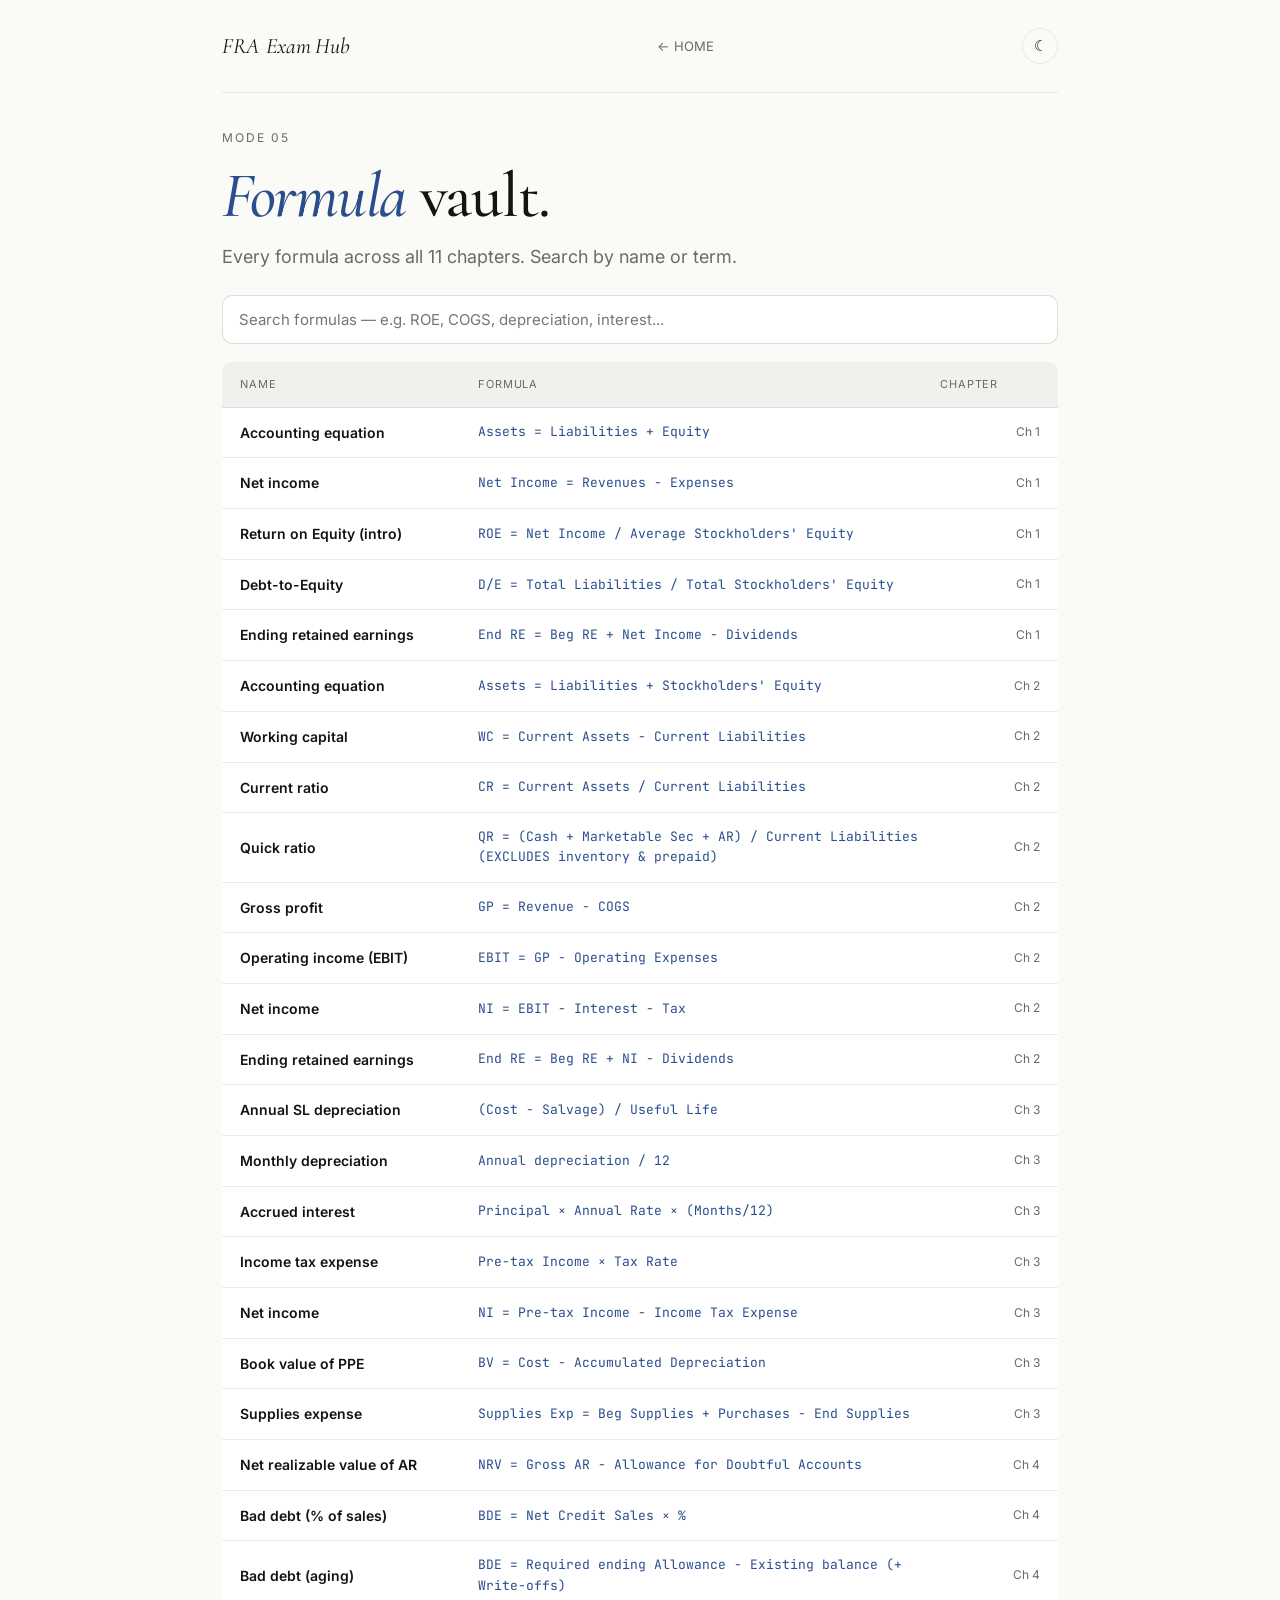
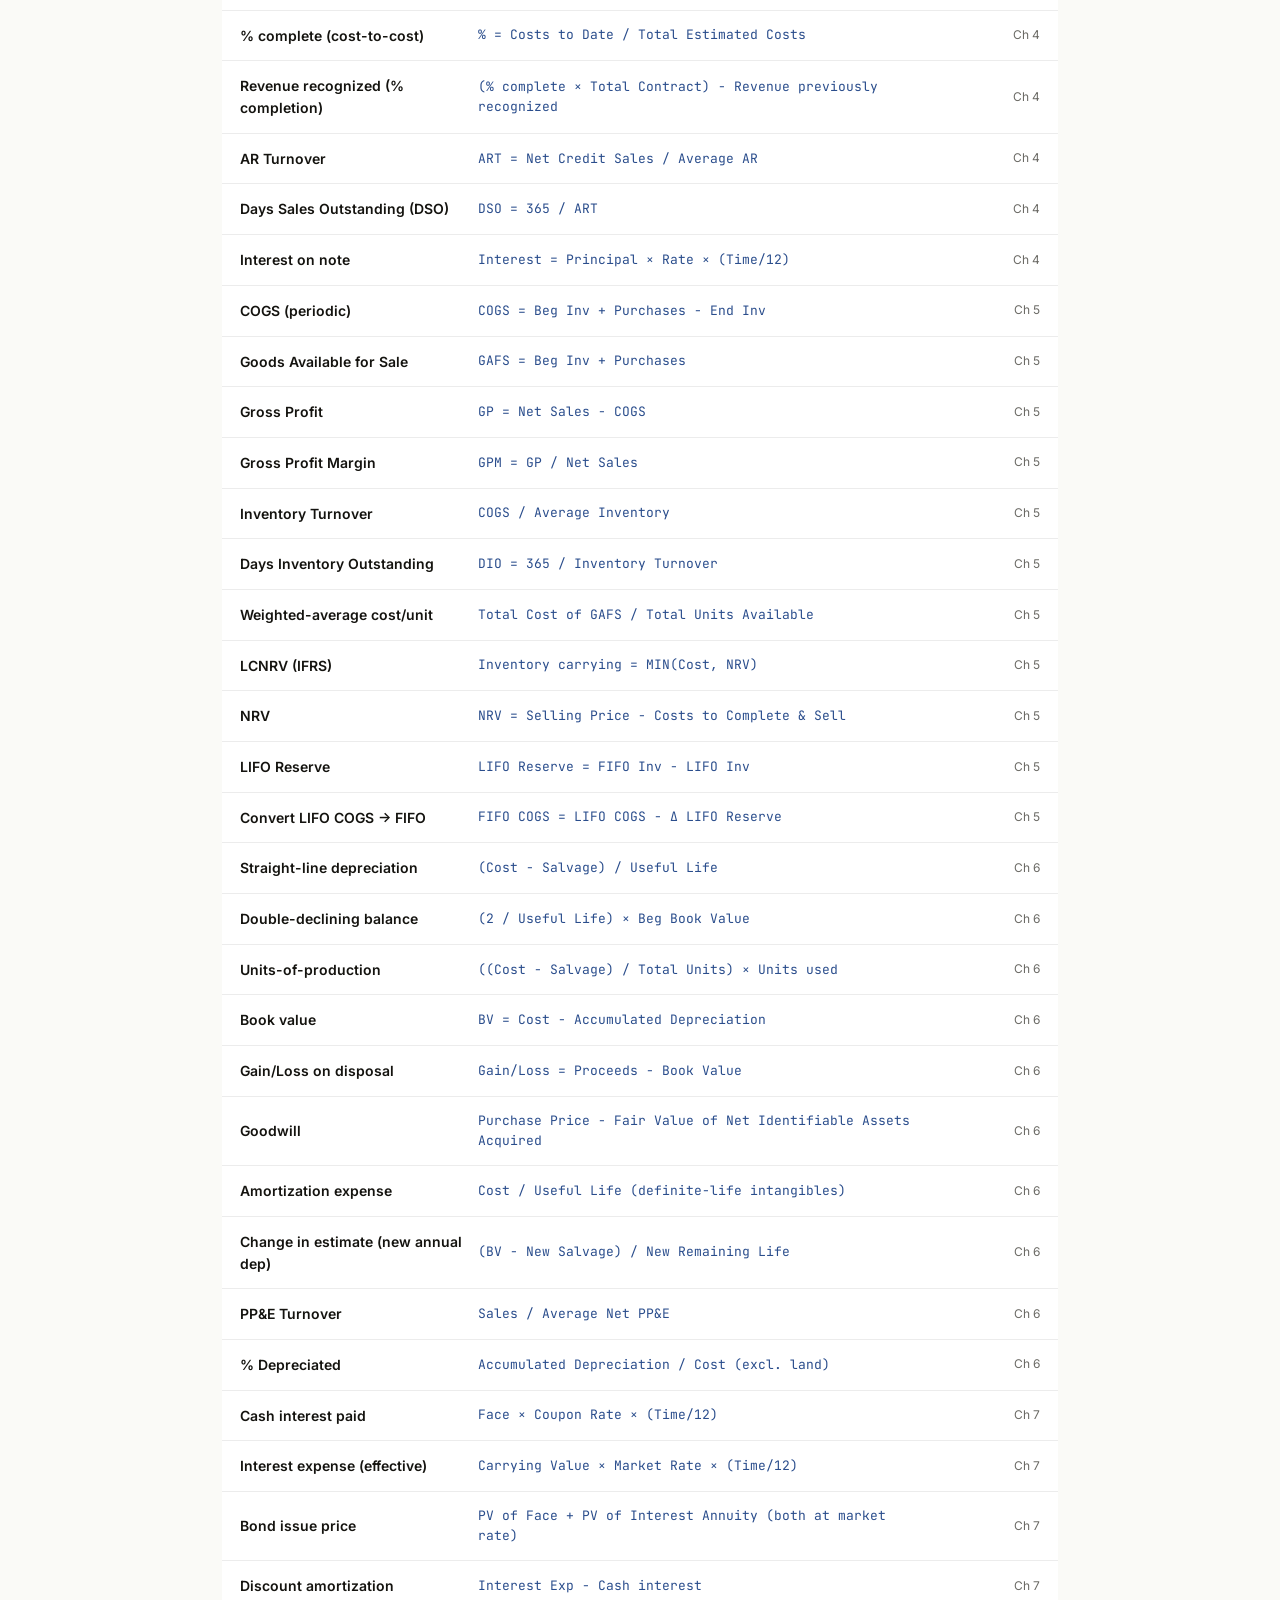
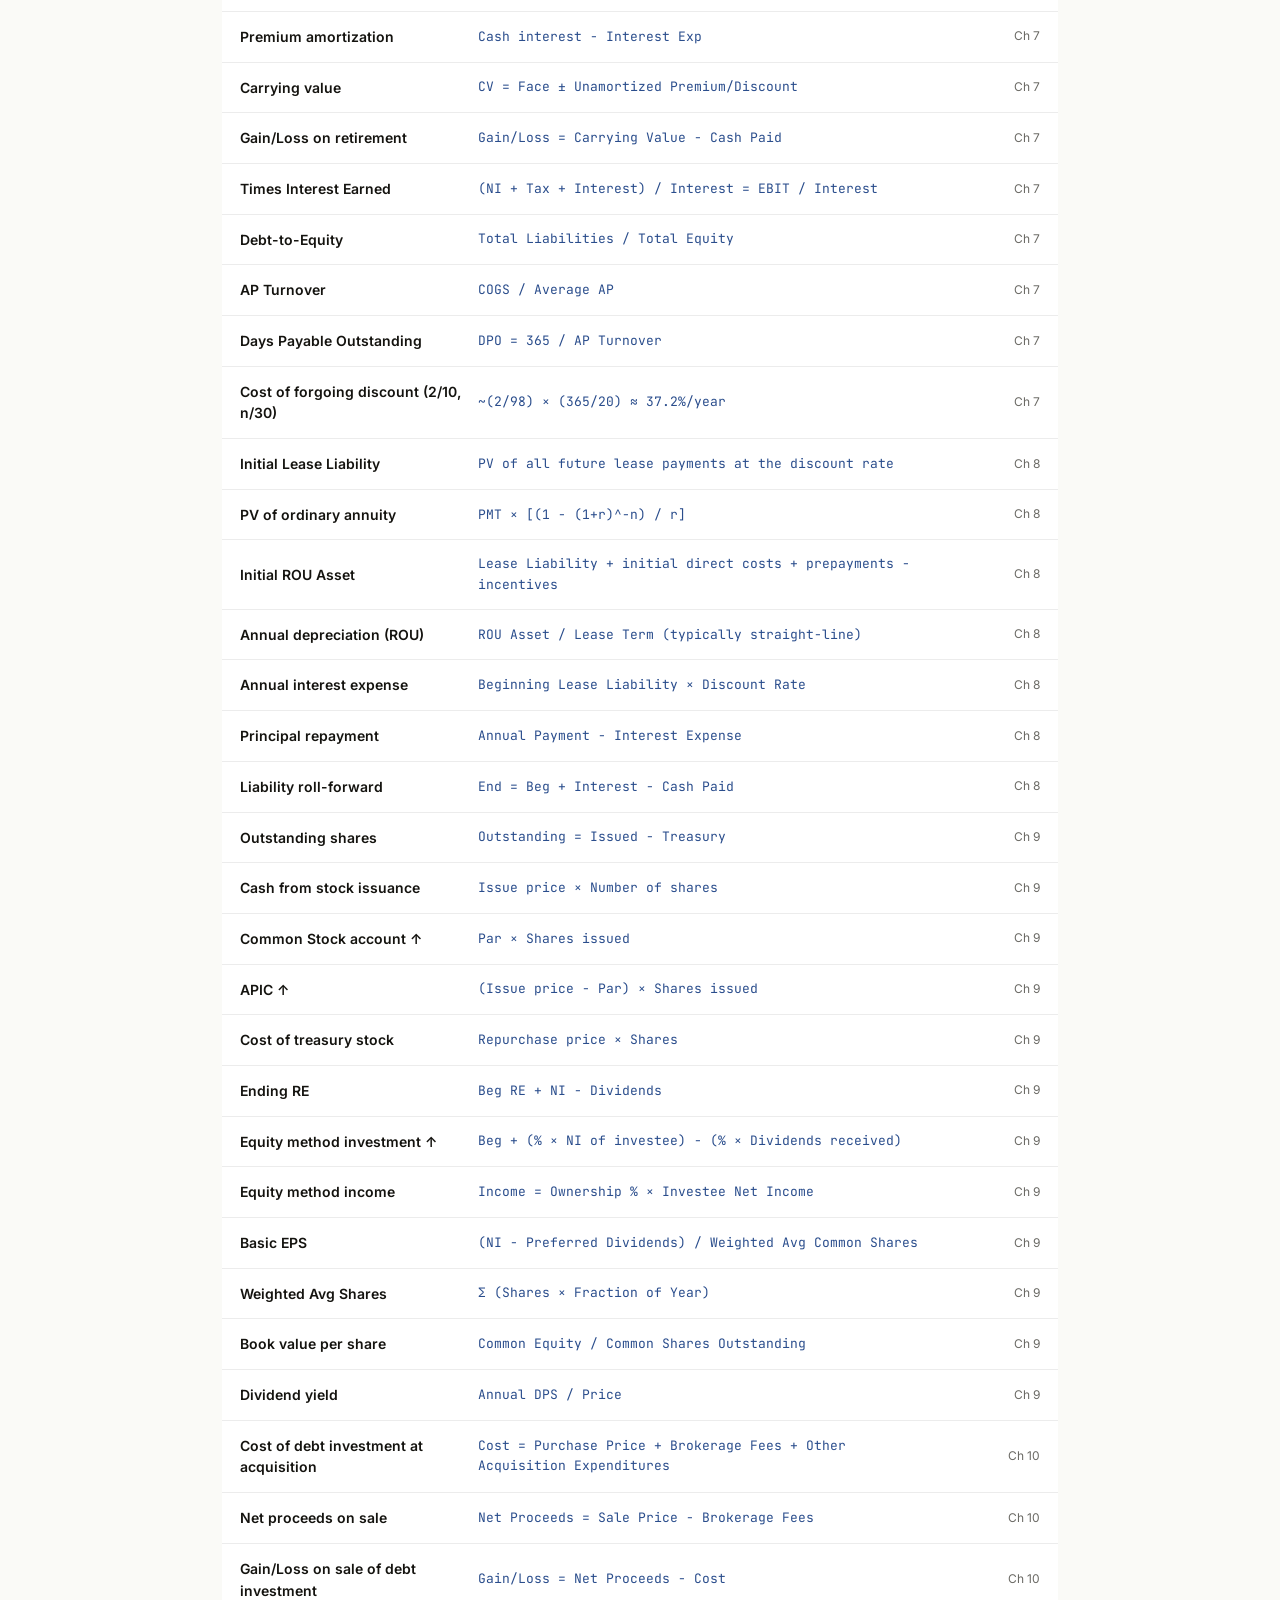
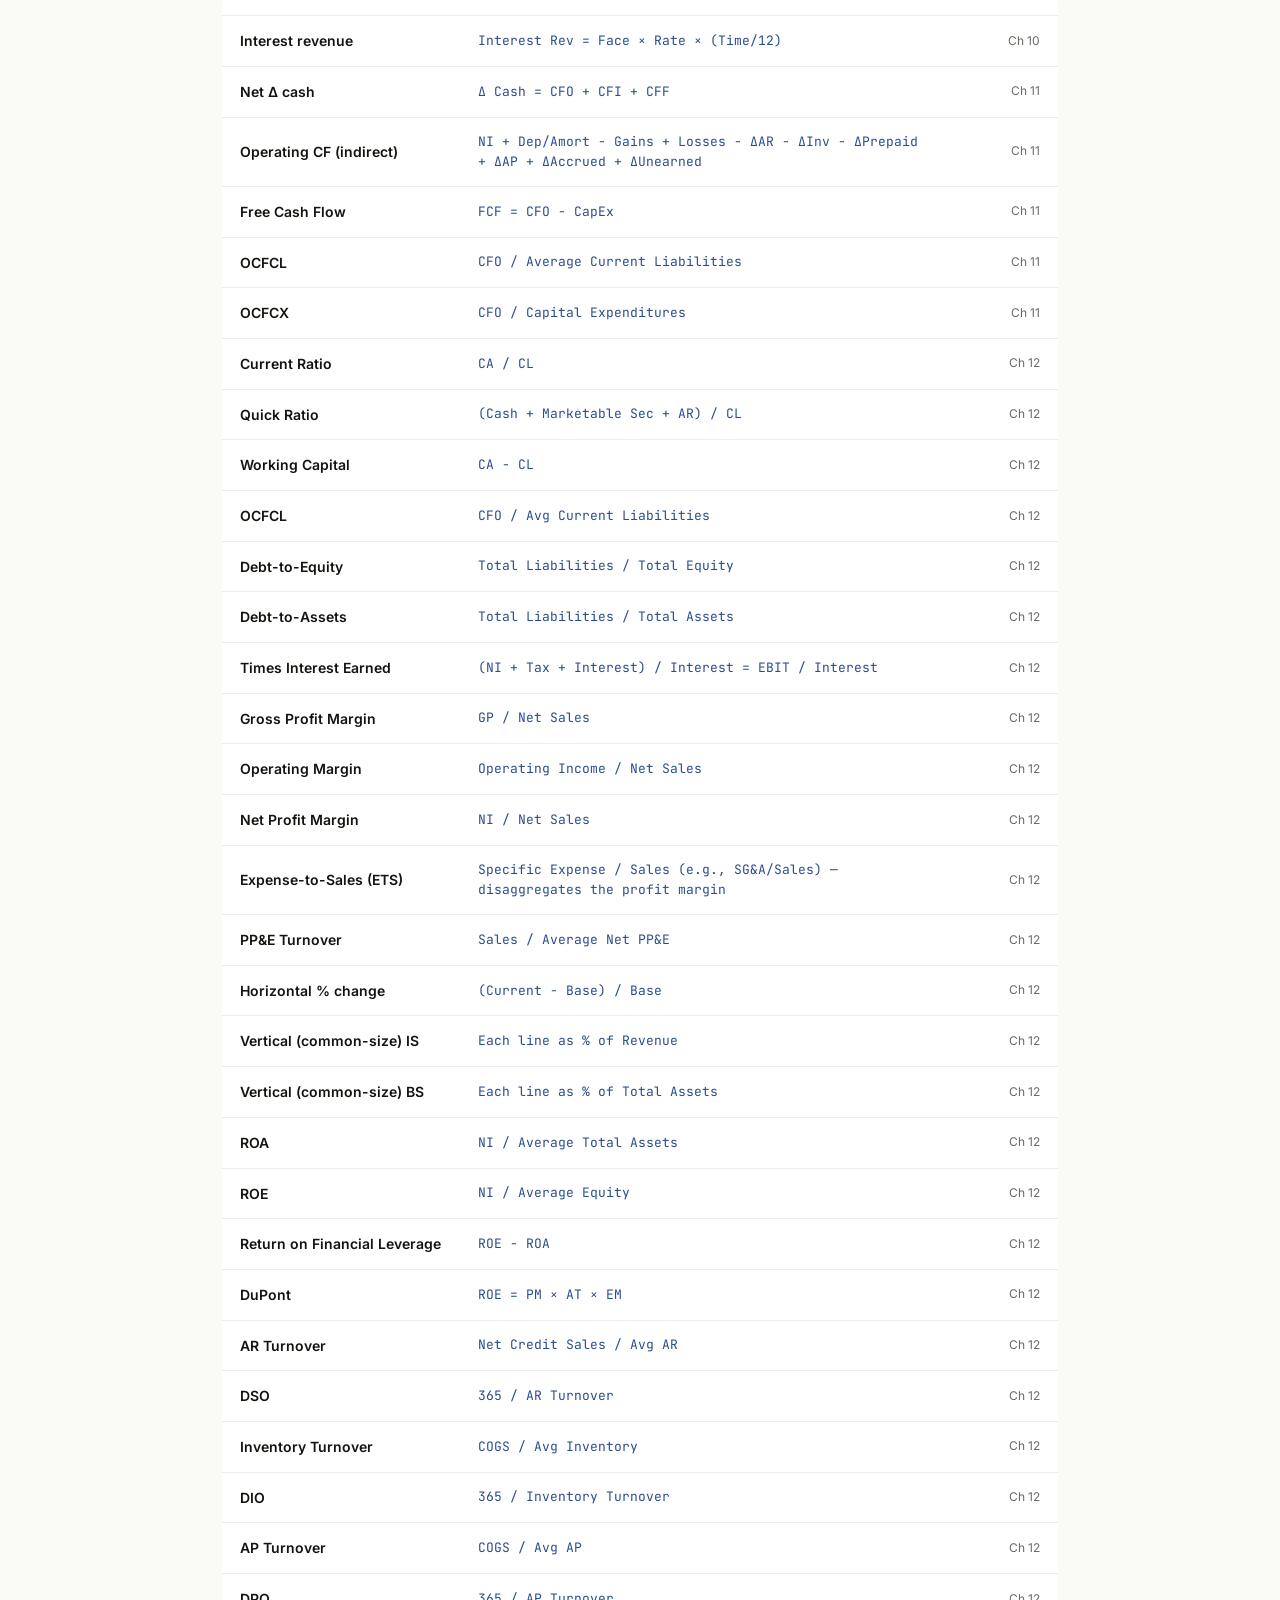
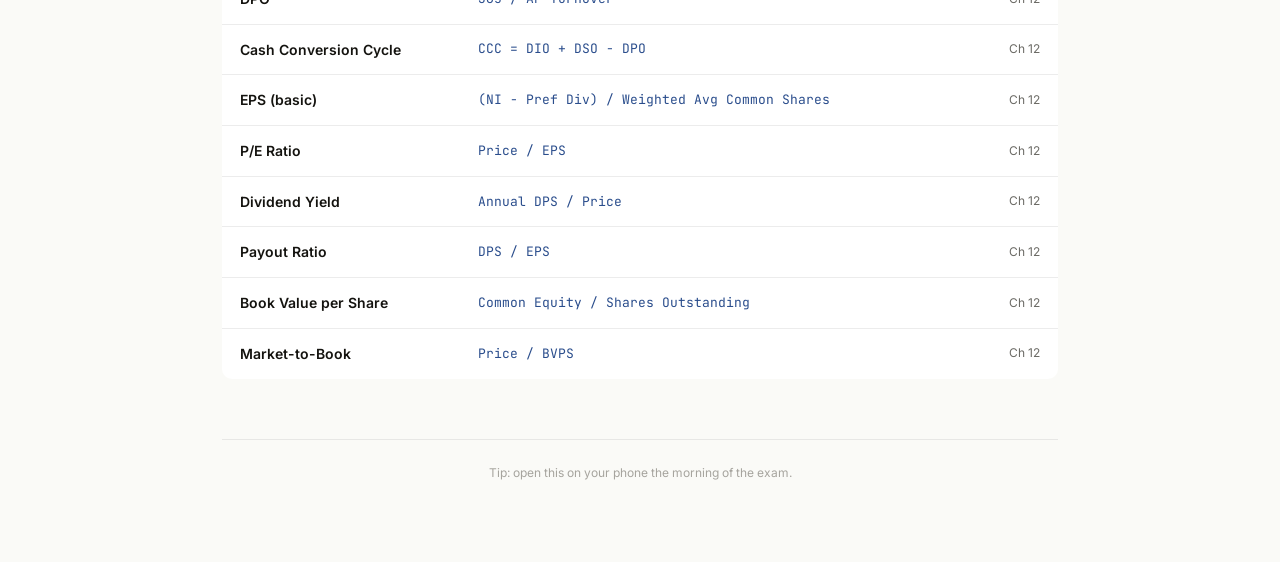
<file: vault.html>
<!DOCTYPE html>
<html lang="en" data-theme="light">
<head>
  <meta charset="UTF-8">
  <meta name="viewport" content="width=device-width, initial-scale=1.0">
  <title>Formula vault — FRA Exam Hub</title>
  <link rel="preconnect" href="https://fonts.googleapis.com">
  <link rel="preconnect" href="https://fonts.gstatic.com" crossorigin>
  <link href="https://fonts.googleapis.com/css2?family=Cormorant+Garamond:ital,wght@0,400;0,500;1,400;1,500&family=Inter:wght@400;500;600&family=JetBrains+Mono:wght@400;500&display=swap" rel="stylesheet">
  <link rel="stylesheet" href="css/style.css">
</head>
<body>
  <div class="wrap">
    <header class="topbar">
      <div class="brand"><a href="index.html">FRA <em>Exam Hub</em></a></div>
      <div class="crumbs"><a href="index.html">← Home</a></div>
      <div class="topbar-actions">
        <button class="icon-btn" id="theme-toggle" title="Toggle dark mode">☾</button>
      </div>
    </header>

    <div class="eyebrow">Mode 05</div>
    <h1 class="display"><em>Formula</em> vault.</h1>
    <p class="lede">Every formula across all 11 chapters. Search by name or term.</p>

    <input type="text" id="vault-search" class="vault-search" placeholder="Search formulas — e.g. ROE, COGS, depreciation, interest...">

    <div id="vault-list"></div>

    <p class="footnote">Tip: open this on your phone the morning of the exam.</p>
  </div>
  <script src="js/data.js"></script>
  <script src="js/app.js"></script>
  <script src="js/vault.js"></script>
</body>
</html>
</file>
<file: css/style.css>
:root {
  --bg: #FAFAF7;
  --bg-card: #FFFFFF;
  --bg-elev: #F1F0EC;
  --text: #14130F;
  --text-muted: #6B6A65;
  --text-faint: #A6A49E;
  --border: rgba(20, 19, 15, 0.08);
  --border-mid: rgba(20, 19, 15, 0.14);
  --accent: #2A4D8C;
  --accent-soft: rgba(42, 77, 140, 0.08);
  --green: #2E7D5B;
  --red: #B83D3D;
  --amber: #B8852A;
  --serif: 'Cormorant Garamond', 'Iowan Old Style', 'Apple Garamond', Georgia, serif;
  --sans: 'Inter', system-ui, -apple-system, 'Segoe UI', sans-serif;
  --mono: 'JetBrains Mono', 'SF Mono', Menlo, monospace;
  --max: 880px;
}

[data-theme="dark"] {
  --bg: #0E0E10;
  --bg-card: #16161A;
  --bg-elev: #1C1C21;
  --text: #F2F2EF;
  --text-muted: rgba(242, 242, 239, 0.6);
  --text-faint: rgba(242, 242, 239, 0.35);
  --border: rgba(242, 242, 239, 0.08);
  --border-mid: rgba(242, 242, 239, 0.14);
  --accent: #8FA8DB;
  --accent-soft: rgba(143, 168, 219, 0.12);
  --green: #6EBF95;
  --red: #E07878;
  --amber: #DDB76A;
}

* { box-sizing: border-box; margin: 0; padding: 0; }

html { scroll-behavior: smooth; }

body {
  background: var(--bg);
  color: var(--text);
  font-family: var(--sans);
  font-size: 16px;
  line-height: 1.55;
  -webkit-font-smoothing: antialiased;
  min-height: 100vh;
  transition: background 0.2s ease, color 0.2s ease;
}

a { color: inherit; text-decoration: none; }

.wrap {
  max-width: var(--max);
  margin: 0 auto;
  padding: 28px 22px 80px;
}

/* Header */
.topbar {
  display: flex;
  align-items: center;
  justify-content: space-between;
  padding-bottom: 28px;
  border-bottom: 1px solid var(--border);
  margin-bottom: 36px;
}

.brand {
  font-family: var(--serif);
  font-size: 22px;
  font-style: italic;
  letter-spacing: -0.01em;
}

.brand a { display: inline-flex; align-items: center; gap: 8px; }

.crumbs {
  font-size: 13px;
  color: var(--text-muted);
  letter-spacing: 0.02em;
  text-transform: uppercase;
}

.topbar-actions { display: flex; gap: 6px; align-items: center; }

.icon-btn {
  background: transparent;
  border: 1px solid var(--border);
  color: var(--text);
  width: 36px;
  height: 36px;
  border-radius: 999px;
  display: inline-flex;
  align-items: center;
  justify-content: center;
  cursor: pointer;
  font-size: 15px;
  transition: background 0.15s ease, border-color 0.15s ease;
}
.icon-btn:hover { background: var(--bg-elev); border-color: var(--border-mid); }

/* Headings */
.eyebrow {
  font-size: 12px;
  text-transform: uppercase;
  letter-spacing: 0.16em;
  color: var(--text-muted);
  margin-bottom: 14px;
}

h1.display {
  font-family: var(--serif);
  font-weight: 500;
  font-size: clamp(40px, 7vw, 64px);
  line-height: 1.05;
  letter-spacing: -0.02em;
  margin-bottom: 14px;
}
h1.display em { font-style: italic; color: var(--accent); }

h2.section {
  font-family: var(--serif);
  font-weight: 500;
  font-style: italic;
  font-size: 28px;
  letter-spacing: -0.01em;
  margin: 40px 0 18px;
}

h3 {
  font-size: 18px;
  font-weight: 600;
  letter-spacing: -0.01em;
  margin-bottom: 8px;
}

p.lede {
  font-size: 18px;
  color: var(--text-muted);
  max-width: 56ch;
  margin-bottom: 24px;
}

/* Mode cards (homepage) */
.modes {
  display: flex;
  flex-direction: column;
  gap: 1px;
  background: var(--border);
  border-radius: 14px;
  overflow: hidden;
  border: 1px solid var(--border);
}

.mode {
  background: var(--bg-card);
  padding: 22px 24px;
  display: grid;
  grid-template-columns: 56px 1fr auto;
  gap: 18px;
  align-items: center;
  cursor: pointer;
  transition: background 0.15s ease;
}
.mode:hover { background: var(--bg-elev); }

.mode-num {
  font-family: var(--serif);
  font-style: italic;
  font-size: 32px;
  color: var(--text-faint);
  letter-spacing: -0.02em;
}

.mode-body h3 { font-size: 17px; margin-bottom: 4px; }
.mode-body p { font-size: 14px; color: var(--text-muted); }

.mode-arrow {
  color: var(--text-faint);
  font-size: 20px;
  transition: color 0.15s ease, transform 0.15s ease;
}
.mode:hover .mode-arrow { color: var(--accent); transform: translateX(3px); }

/* Chapter grid */
.chapter-grid {
  display: grid;
  grid-template-columns: repeat(auto-fill, minmax(240px, 1fr));
  gap: 14px;
}

.chapter-card {
  background: var(--bg-card);
  border: 1px solid var(--border);
  border-radius: 12px;
  padding: 20px;
  transition: border-color 0.15s ease, transform 0.15s ease;
  cursor: pointer;
  display: flex;
  flex-direction: column;
  gap: 8px;
  min-height: 130px;
}
.chapter-card:hover { border-color: var(--accent); transform: translateY(-2px); }
.chapter-card .chnum {
  font-family: var(--serif);
  font-style: italic;
  font-size: 14px;
  color: var(--accent);
}
.chapter-card h3 { font-size: 16px; line-height: 1.3; }
.chapter-card p { font-size: 13px; color: var(--text-muted); margin-top: auto; }
.chapter-card .meta { font-size: 11px; color: var(--text-faint); text-transform: uppercase; letter-spacing: 0.08em; }

/* Chapter detail */
.tabbar {
  display: flex;
  gap: 4px;
  border-bottom: 1px solid var(--border);
  margin-bottom: 28px;
  overflow-x: auto;
  scrollbar-width: none;
}
.tabbar::-webkit-scrollbar { display: none; }

.tab {
  background: transparent;
  border: none;
  color: var(--text-muted);
  font-family: var(--sans);
  font-size: 14px;
  font-weight: 500;
  padding: 12px 14px;
  cursor: pointer;
  border-bottom: 2px solid transparent;
  white-space: nowrap;
  transition: color 0.15s ease, border-color 0.15s ease;
}
.tab:hover { color: var(--text); }
.tab.active { color: var(--text); border-bottom-color: var(--accent); }

.section-block {
  background: var(--bg-card);
  border: 1px solid var(--border);
  border-radius: 12px;
  padding: 22px 24px;
  margin-bottom: 14px;
}
.section-block h4 {
  font-family: var(--serif);
  font-size: 20px;
  font-style: italic;
  margin-bottom: 12px;
}
.section-block p, .section-block li { font-size: 15px; line-height: 1.65; color: var(--text); }
.section-block ul { padding-left: 22px; margin: 6px 0; }
.section-block li { margin-bottom: 6px; }
.section-block strong { color: var(--text); font-weight: 600; }

.formula-row {
  display: flex;
  gap: 16px;
  align-items: flex-start;
  padding: 12px 0;
  border-top: 1px solid var(--border);
}
.formula-row:first-of-type { border-top: none; }
.formula-row .name { flex: 0 0 38%; font-weight: 600; font-size: 14px; }
.formula-row .expr { font-family: var(--mono); font-size: 14px; color: var(--accent); }

.example {
  background: var(--bg-elev);
  border-radius: 8px;
  padding: 16px 18px;
  margin: 10px 0;
}
.example .ex-q { font-size: 14px; margin-bottom: 8px; }
.example .ex-a {
  font-size: 13px;
  color: var(--text-muted);
  border-top: 1px dashed var(--border-mid);
  padding-top: 8px;
  margin-top: 8px;
  display: none;
}
.example.revealed .ex-a { display: block; }
.example .reveal {
  font-size: 12px;
  color: var(--accent);
  cursor: pointer;
  text-transform: uppercase;
  letter-spacing: 0.08em;
}

/* Question card (practice / mock / master) */
.q-shell {
  background: var(--bg-card);
  border: 1px solid var(--border);
  border-radius: 12px;
  padding: 28px;
}
.q-meta {
  display: flex;
  justify-content: space-between;
  font-size: 12px;
  color: var(--text-muted);
  text-transform: uppercase;
  letter-spacing: 0.1em;
  margin-bottom: 18px;
}
.q-meta .pill {
  background: var(--accent-soft);
  color: var(--accent);
  padding: 3px 10px;
  border-radius: 999px;
  font-size: 11px;
}
.q-prompt {
  font-size: 17px;
  line-height: 1.5;
  margin-bottom: 22px;
  white-space: pre-wrap;
}
.q-prompt table { width: 100%; border-collapse: collapse; margin: 12px 0; font-size: 14px; }
.q-prompt th, .q-prompt td { padding: 6px 10px; text-align: left; border-bottom: 1px solid var(--border); }
.q-prompt th { color: var(--text-muted); font-weight: 500; font-size: 12px; text-transform: uppercase; letter-spacing: 0.06em; }

.options { display: flex; flex-direction: column; gap: 8px; }
.opt {
  background: var(--bg);
  border: 1px solid var(--border);
  border-radius: 10px;
  padding: 14px 16px;
  cursor: pointer;
  font-size: 15px;
  text-align: left;
  font-family: inherit;
  color: var(--text);
  display: flex;
  gap: 12px;
  align-items: flex-start;
  transition: background 0.12s ease, border-color 0.12s ease;
}
.opt:hover { background: var(--bg-elev); border-color: var(--border-mid); }
.opt .letter {
  font-family: var(--serif);
  font-style: italic;
  color: var(--text-faint);
  font-size: 16px;
  flex: 0 0 14px;
}
.opt.correct { background: rgba(46, 125, 91, 0.1); border-color: var(--green); }
.opt.correct .letter { color: var(--green); }
.opt.wrong { background: rgba(184, 61, 61, 0.08); border-color: var(--red); }
.opt.wrong .letter { color: var(--red); }
.opt.disabled { cursor: default; }

.numeric-input {
  display: flex;
  gap: 10px;
  align-items: center;
}
.numeric-input input {
  flex: 1;
  background: var(--bg);
  border: 1px solid var(--border-mid);
  border-radius: 8px;
  padding: 12px 14px;
  font-family: var(--mono);
  font-size: 15px;
  color: var(--text);
  outline: none;
}
.numeric-input input:focus { border-color: var(--accent); }
.numeric-input .units { color: var(--text-muted); font-size: 14px; }

.btn {
  background: var(--text);
  color: var(--bg);
  border: none;
  padding: 10px 18px;
  border-radius: 8px;
  font-family: inherit;
  font-size: 14px;
  font-weight: 500;
  cursor: pointer;
  transition: opacity 0.15s ease;
}
.btn:hover { opacity: 0.85; }
.btn-ghost {
  background: transparent;
  color: var(--text);
  border: 1px solid var(--border-mid);
}
.btn-ghost:hover { background: var(--bg-elev); opacity: 1; }

.q-actions { display: flex; gap: 10px; margin-top: 22px; justify-content: space-between; align-items: center; }
.q-actions .left, .q-actions .right { display: flex; gap: 10px; }

.explanation {
  background: var(--bg-elev);
  border-left: 3px solid var(--accent);
  padding: 16px 18px;
  border-radius: 0 8px 8px 0;
  margin-top: 18px;
  font-size: 14px;
  line-height: 1.6;
  color: var(--text);
  display: none;
}
.exp-body { margin-top: 6px; }
.exp-line { margin: 0 0 8px; line-height: 1.6; }
.exp-line:last-child { margin-bottom: 0; }
.exp-label {
  font-weight: 600;
  color: var(--accent);
  font-size: 12px;
  text-transform: uppercase;
  letter-spacing: 0.06em;
  display: inline-block;
  margin-right: 4px;
}
.exp-extras-block {
  margin-top: 16px;
  padding-top: 14px;
  border-top: 1px dashed var(--border-mid);
}
.exp-extras-header {
  font-size: 11px;
  text-transform: uppercase;
  letter-spacing: 0.12em;
  font-weight: 700;
  color: var(--accent);
  margin-bottom: 10px;
}
.exp-extra {
  margin: 0 0 9px;
  font-size: 14px;
  line-height: 1.55;
}
.exp-extra-label {
  font-weight: 700;
  color: var(--text);
  font-size: 11px;
  text-transform: uppercase;
  letter-spacing: 0.08em;
  display: inline-block;
  margin-right: 6px;
  background: var(--accent-soft);
  padding: 2px 8px;
  border-radius: 999px;
  color: var(--accent);
}
.exp-line strong { color: var(--text); font-weight: 600; }
.explanation.show { display: block; }
.explanation strong { color: var(--accent); }
.explanation .verdict { font-weight: 600; margin-bottom: 6px; }
.explanation .verdict.correct { color: var(--green); }
.explanation .verdict.wrong { color: var(--red); }

/* Progress chip */
.progress-row { display: flex; gap: 8px; align-items: center; font-size: 13px; color: var(--text-muted); margin-bottom: 18px; }
.progress-bar {
  flex: 1;
  height: 4px;
  background: var(--bg-elev);
  border-radius: 999px;
  overflow: hidden;
}
.progress-fill { height: 100%; background: var(--accent); transition: width 0.3s ease; }

/* Vault (formulas table) */
.vault-search {
  width: 100%;
  background: var(--bg-card);
  border: 1px solid var(--border-mid);
  padding: 14px 16px;
  border-radius: 10px;
  font-family: inherit;
  font-size: 15px;
  color: var(--text);
  outline: none;
  margin-bottom: 18px;
}
.vault-search:focus { border-color: var(--accent); }

.vault-row {
  display: grid;
  grid-template-columns: 1fr 2fr 100px;
  gap: 14px;
  padding: 14px 18px;
  border-bottom: 1px solid var(--border);
  background: var(--bg-card);
  align-items: center;
}
.vault-row:first-child { border-radius: 10px 10px 0 0; }
.vault-row:last-child { border-bottom: none; border-radius: 0 0 10px 10px; }
.vault-row.head { font-size: 11px; color: var(--text-muted); text-transform: uppercase; letter-spacing: 0.08em; background: var(--bg-elev); }
.vault-row .vname { font-weight: 600; font-size: 14px; }
.vault-row .vexpr { font-family: var(--mono); font-size: 13px; color: var(--accent); word-break: break-word; }
.vault-row .vch { font-size: 12px; color: var(--text-muted); text-align: right; }

/* Mocks list */
.mock-item {
  background: var(--bg-card);
  border: 1px solid var(--border);
  border-radius: 12px;
  padding: 22px 24px;
  display: flex;
  justify-content: space-between;
  align-items: center;
  gap: 16px;
  margin-bottom: 12px;
}
.mock-item h3 { font-size: 17px; }
.mock-item .mock-meta { font-size: 13px; color: var(--text-muted); margin-top: 4px; }

/* Timer */
.mock-timer {
  position: sticky;
  top: 0;
  background: var(--bg);
  padding: 14px 0 14px;
  border-bottom: 1px solid var(--border);
  margin: -14px 0 22px;
  display: flex;
  justify-content: space-between;
  align-items: center;
  z-index: 10;
}
.mock-timer .clock {
  font-family: var(--mono);
  font-size: 18px;
  font-weight: 500;
}
.mock-timer .clock.warn { color: var(--amber); }
.mock-timer .clock.danger { color: var(--red); }

/* Filter row */
.filter-row {
  display: flex;
  gap: 8px;
  margin-bottom: 18px;
  flex-wrap: wrap;
}
.chip {
  background: var(--bg-card);
  border: 1px solid var(--border);
  padding: 6px 14px;
  border-radius: 999px;
  font-size: 13px;
  cursor: pointer;
  color: var(--text-muted);
  transition: all 0.15s ease;
}
.chip:hover { color: var(--text); border-color: var(--border-mid); }
.chip.active { background: var(--text); color: var(--bg); border-color: var(--text); }

.empty {
  text-align: center;
  color: var(--text-muted);
  font-size: 14px;
  padding: 60px 20px;
}

.results-summary {
  background: var(--bg-card);
  border: 1px solid var(--border);
  border-radius: 12px;
  padding: 28px;
  text-align: center;
}
.results-summary .score {
  font-family: var(--serif);
  font-style: italic;
  font-size: 64px;
  color: var(--accent);
  letter-spacing: -0.02em;
}
.results-summary .label { color: var(--text-muted); font-size: 14px; margin-top: 6px; }

/* Formula chains — linked-word style */
.chain-block {
  background: var(--bg-card);
  border: 1px solid var(--border);
  border-radius: 12px;
  padding: 24px 26px;
  margin-bottom: 22px;
}
.chain-head {
  border-bottom: 1px solid var(--border);
  padding-bottom: 14px;
  margin-bottom: 18px;
}
.chain-title-row {
  display: flex;
  justify-content: space-between;
  align-items: baseline;
  gap: 12px;
  flex-wrap: wrap;
}
.chain-title {
  font-family: var(--serif);
  font-style: italic;
  font-size: 26px;
  font-weight: 500;
  letter-spacing: -0.01em;
}
.chain-chapter {
  font-size: 11px;
  text-transform: uppercase;
  letter-spacing: 0.1em;
  color: var(--text-muted);
}
.chain-intro {
  font-size: 14px;
  color: var(--text-muted);
  margin-top: 6px;
  line-height: 1.5;
}
.chain-steps { display: flex; flex-direction: column; gap: 0; }
.chain-step {
  display: grid;
  grid-template-columns: 32px 1fr;
  gap: 14px;
  padding: 12px 14px;
  background: var(--bg);
  border: 1px solid var(--border);
  border-radius: 10px;
  align-items: flex-start;
  transition: background 0.12s ease, border-color 0.12s ease;
}
.chain-step:hover {
  background: var(--bg-elev);
  border-color: var(--accent);
}
.chain-step.anchor {
  background: var(--accent-soft);
  border-color: var(--accent);
  border-width: 1.5px;
}
.step-num {
  font-family: var(--serif);
  font-style: italic;
  font-size: 18px;
  color: var(--text-faint);
  text-align: center;
  line-height: 1.2;
}
.chain-step.anchor .step-num {
  color: var(--accent);
  font-weight: 600;
}
.step-body { min-width: 0; }
.step-formula {
  font-family: var(--mono);
  font-size: 14px;
  font-weight: 500;
  color: var(--accent);
  line-height: 1.45;
  word-break: break-word;
}
.chain-step.anchor .step-formula {
  font-weight: 600;
  font-size: 15px;
}
.step-note {
  font-size: 12.5px;
  color: var(--text-muted);
  margin-top: 5px;
  line-height: 1.5;
}
.chain-link {
  text-align: center;
  font-family: var(--mono);
  font-size: 16px;
  color: var(--text-faint);
  padding: 4px 0;
  user-select: none;
}

@media (max-width: 600px) {
  .chain-block { padding: 18px 16px; }
  .chain-step { padding: 10px 12px; gap: 10px; grid-template-columns: 24px 1fr; }
  .step-num { font-size: 15px; }
  .step-formula { font-size: 13px; }
}

/* Recipes — solving walkthroughs */
.recipe-block {
  background: var(--bg-card);
  border: 1px solid var(--border);
  border-radius: 12px;
  padding: 22px 24px;
  margin-bottom: 14px;
}
.recipe-head {
  display: flex;
  align-items: baseline;
  gap: 12px;
  margin-bottom: 10px;
  flex-wrap: wrap;
}
.recipe-chip {
  font-size: 11px;
  text-transform: uppercase;
  letter-spacing: 0.1em;
  color: var(--accent);
  background: var(--accent-soft);
  padding: 3px 10px;
  border-radius: 999px;
  font-weight: 600;
}
.recipe-title {
  font-family: var(--serif);
  font-style: italic;
  font-size: 21px;
  font-weight: 500;
  letter-spacing: -0.01em;
  line-height: 1.3;
  flex: 1;
  min-width: 0;
}
.recipe-scenario {
  font-size: 14px;
  color: var(--text-muted);
  margin-bottom: 10px;
  line-height: 1.5;
}
.recipe-example {
  background: var(--bg-elev);
  border-left: 3px solid var(--accent);
  padding: 10px 14px;
  border-radius: 0 8px 8px 0;
  font-size: 13px;
  color: var(--text);
  line-height: 1.5;
  margin-bottom: 14px;
}
.recipe-example-label {
  font-weight: 600;
  color: var(--accent);
  text-transform: uppercase;
  font-size: 11px;
  letter-spacing: 0.08em;
  margin-right: 4px;
}
.recipe-steps {
  list-style: none;
  counter-reset: stepcount;
  padding: 0;
  margin: 0;
  display: flex;
  flex-direction: column;
  gap: 8px;
}
.recipe-step {
  counter-increment: stepcount;
  background: var(--bg);
  border: 1px solid var(--border);
  border-radius: 8px;
  padding: 11px 14px 11px 44px;
  position: relative;
}
.recipe-step::before {
  content: counter(stepcount);
  position: absolute;
  left: 12px;
  top: 11px;
  width: 22px;
  height: 22px;
  background: var(--accent);
  color: var(--bg);
  border-radius: 999px;
  font-family: var(--sans);
  font-size: 11px;
  font-weight: 600;
  display: flex;
  align-items: center;
  justify-content: center;
}
.recipe-formula {
  font-family: var(--mono);
  font-size: 13.5px;
  font-weight: 500;
  color: var(--accent);
  line-height: 1.4;
  word-break: break-word;
}
.recipe-compute {
  font-family: var(--mono);
  font-size: 12.5px;
  color: var(--text);
  margin-top: 4px;
  line-height: 1.5;
  word-break: break-word;
}

@media (max-width: 600px) {
  .recipe-block { padding: 18px 16px; }
  .recipe-title { font-size: 18px; }
  .recipe-step { padding: 10px 12px 10px 40px; }
  .recipe-formula { font-size: 12.5px; }
}

/* Rearrange — every formula in all its forms */
.rearr-block {
  background: var(--bg-card);
  border: 1px solid var(--border);
  border-radius: 12px;
  padding: 22px 24px;
  margin-bottom: 16px;
}
.rearr-head {
  display: flex;
  align-items: baseline;
  gap: 12px;
  margin-bottom: 12px;
  flex-wrap: wrap;
}
.rearr-chip {
  font-size: 11px;
  text-transform: uppercase;
  letter-spacing: 0.1em;
  color: var(--accent);
  background: var(--accent-soft);
  padding: 3px 10px;
  border-radius: 999px;
  font-weight: 600;
}
.rearr-name {
  font-family: var(--serif);
  font-style: italic;
  font-size: 21px;
  font-weight: 500;
  letter-spacing: -0.01em;
  flex: 1;
  min-width: 0;
}
.rearr-base {
  font-family: var(--mono);
  font-size: 15px;
  font-weight: 600;
  color: var(--text);
  background: var(--accent-soft);
  border-left: 3px solid var(--accent);
  padding: 12px 16px;
  border-radius: 0 8px 8px 0;
  margin-bottom: 10px;
  word-break: break-word;
}
.rearr-note {
  font-size: 13px;
  color: var(--text-muted);
  margin-bottom: 14px;
  line-height: 1.5;
}
.rearr-divider {
  font-size: 11px;
  text-transform: uppercase;
  letter-spacing: 0.1em;
  color: var(--text-faint);
  margin: 14px 0 10px;
  text-align: center;
  font-family: var(--sans);
}
.rearr-forms {
  display: flex;
  flex-direction: column;
  gap: 6px;
}
.rearr-form {
  display: grid;
  grid-template-columns: minmax(140px, 200px) 22px 1fr;
  gap: 10px;
  align-items: center;
  padding: 10px 14px;
  background: var(--bg);
  border: 1px solid var(--border);
  border-radius: 8px;
  transition: background 0.12s ease, border-color 0.12s ease;
}
.rearr-form:hover {
  background: var(--bg-elev);
  border-color: var(--accent);
}
.rearr-var {
  font-family: var(--sans);
  font-size: 13px;
  font-weight: 600;
  color: var(--text);
  text-transform: uppercase;
  letter-spacing: 0.04em;
}
.rearr-arrow {
  font-family: var(--mono);
  font-size: 14px;
  color: var(--text-faint);
  text-align: center;
}
.rearr-formula {
  font-family: var(--mono);
  font-size: 13.5px;
  font-weight: 500;
  color: var(--accent);
  word-break: break-word;
  line-height: 1.4;
}

@media (max-width: 600px) {
  .rearr-block { padding: 18px 16px; }
  .rearr-name { font-size: 18px; }
  .rearr-form { grid-template-columns: 1fr; gap: 4px; padding: 10px 12px; }
  .rearr-arrow { display: none; }
  .rearr-formula { font-size: 12.5px; }
}

/* Approach — plain-English shortcuts */
.ap-block {
  background: var(--bg-card);
  border: 1px solid var(--border);
  border-radius: 12px;
  padding: 22px 24px;
  margin-bottom: 14px;
}
.ap-head {
  display: flex;
  align-items: baseline;
  gap: 12px;
  margin-bottom: 14px;
  flex-wrap: wrap;
}
.ap-chip {
  font-size: 11px;
  text-transform: uppercase;
  letter-spacing: 0.1em;
  color: var(--accent);
  background: var(--accent-soft);
  padding: 3px 10px;
  border-radius: 999px;
  font-weight: 600;
}
.ap-title {
  font-family: var(--serif);
  font-style: italic;
  font-size: 21px;
  font-weight: 500;
  letter-spacing: -0.01em;
  flex: 1;
  min-width: 0;
  line-height: 1.3;
}
.ap-big-idea {
  font-size: 15.5px;
  line-height: 1.55;
  color: var(--text);
  background: var(--accent-soft);
  border-left: 3px solid var(--accent);
  padding: 13px 16px;
  border-radius: 0 8px 8px 0;
  margin-bottom: 12px;
}
.ap-line {
  display: flex;
  gap: 10px;
  margin-bottom: 8px;
  font-size: 14px;
  line-height: 1.55;
  padding: 8px 12px;
  background: var(--bg);
  border: 1px solid var(--border);
  border-radius: 6px;
}
.ap-line-label {
  font-size: 11px;
  font-weight: 600;
  text-transform: uppercase;
  letter-spacing: 0.08em;
  color: var(--accent);
  flex: 0 0 80px;
  padding-top: 2px;
}
.ap-line-text {
  flex: 1;
  color: var(--text);
}
.ap-example {
  background: var(--bg-elev);
  border-radius: 8px;
  padding: 11px 14px;
  font-size: 13.5px;
  line-height: 1.6;
  color: var(--text);
  margin-top: 10px;
}
.ap-example-label {
  font-weight: 600;
  color: var(--accent);
  text-transform: uppercase;
  font-size: 11px;
  letter-spacing: 0.08em;
  margin-right: 4px;
}

@media (max-width: 600px) {
  .ap-block { padding: 18px 16px; }
  .ap-title { font-size: 18px; }
  .ap-big-idea { font-size: 14px; padding: 11px 13px; }
  .ap-line { flex-direction: column; gap: 4px; }
  .ap-line-label { flex: none; }
}

/* Term cards — click to expand */
.term-list { display: flex; flex-direction: column; gap: 6px; }
.term-card {
  background: var(--bg-card);
  border: 1px solid var(--border);
  border-radius: 10px;
  overflow: hidden;
  transition: border-color 0.15s ease;
}
.term-card[open] { border-color: var(--accent); }
.term-summary {
  padding: 14px 18px;
  cursor: pointer;
  display: flex;
  align-items: center;
  justify-content: space-between;
  gap: 12px;
  list-style: none;
  user-select: none;
  transition: background 0.12s ease;
}
.term-summary::-webkit-details-marker { display: none; }
.term-summary:hover { background: var(--bg-elev); }
.term-card[open] .term-summary { background: var(--accent-soft); border-bottom: 1px solid var(--border); }
.term-name {
  font-family: var(--serif);
  font-style: italic;
  font-size: 18px;
  font-weight: 500;
  color: var(--text);
}
.term-card[open] .term-name { color: var(--accent); }
.term-toggle {
  color: var(--text-faint);
  font-size: 14px;
  transition: transform 0.2s ease;
  flex: 0 0 auto;
}
.term-card[open] .term-toggle { transform: rotate(180deg); color: var(--accent); }
.term-body {
  padding: 14px 18px 18px;
  display: flex;
  flex-direction: column;
  gap: 10px;
}
.term-row {
  display: grid;
  grid-template-columns: 110px 1fr;
  gap: 12px;
  align-items: flex-start;
}
.term-label {
  font-size: 11px;
  text-transform: uppercase;
  letter-spacing: 0.1em;
  font-weight: 600;
  color: var(--accent);
  padding-top: 2px;
}
.term-text {
  font-size: 14.5px;
  line-height: 1.55;
  color: var(--text);
}
.term-row.term-example .term-text {
  background: var(--bg-elev);
  padding: 8px 12px;
  border-radius: 6px;
  font-family: var(--mono);
  font-size: 13px;
}

@media (max-width: 600px) {
  .term-row { grid-template-columns: 1fr; gap: 4px; }
  .term-label { padding-top: 0; }
  .term-name { font-size: 16px; }
}

/* Footer */
.footnote {
  margin-top: 60px;
  padding-top: 24px;
  border-top: 1px solid var(--border);
  font-size: 12px;
  color: var(--text-faint);
  text-align: center;
}

@media (max-width: 600px) {
  .wrap { padding: 20px 16px 60px; }
  .mode { grid-template-columns: 44px 1fr auto; padding: 18px 18px; }
  .mode-num { font-size: 26px; }
  .vault-row { grid-template-columns: 1fr; gap: 4px; padding: 12px 14px; }
  .vault-row .vch { text-align: left; }
  .formula-row { flex-direction: column; gap: 4px; }
  .formula-row .name { flex: none; }
  .q-shell { padding: 20px; }
}
</file>
